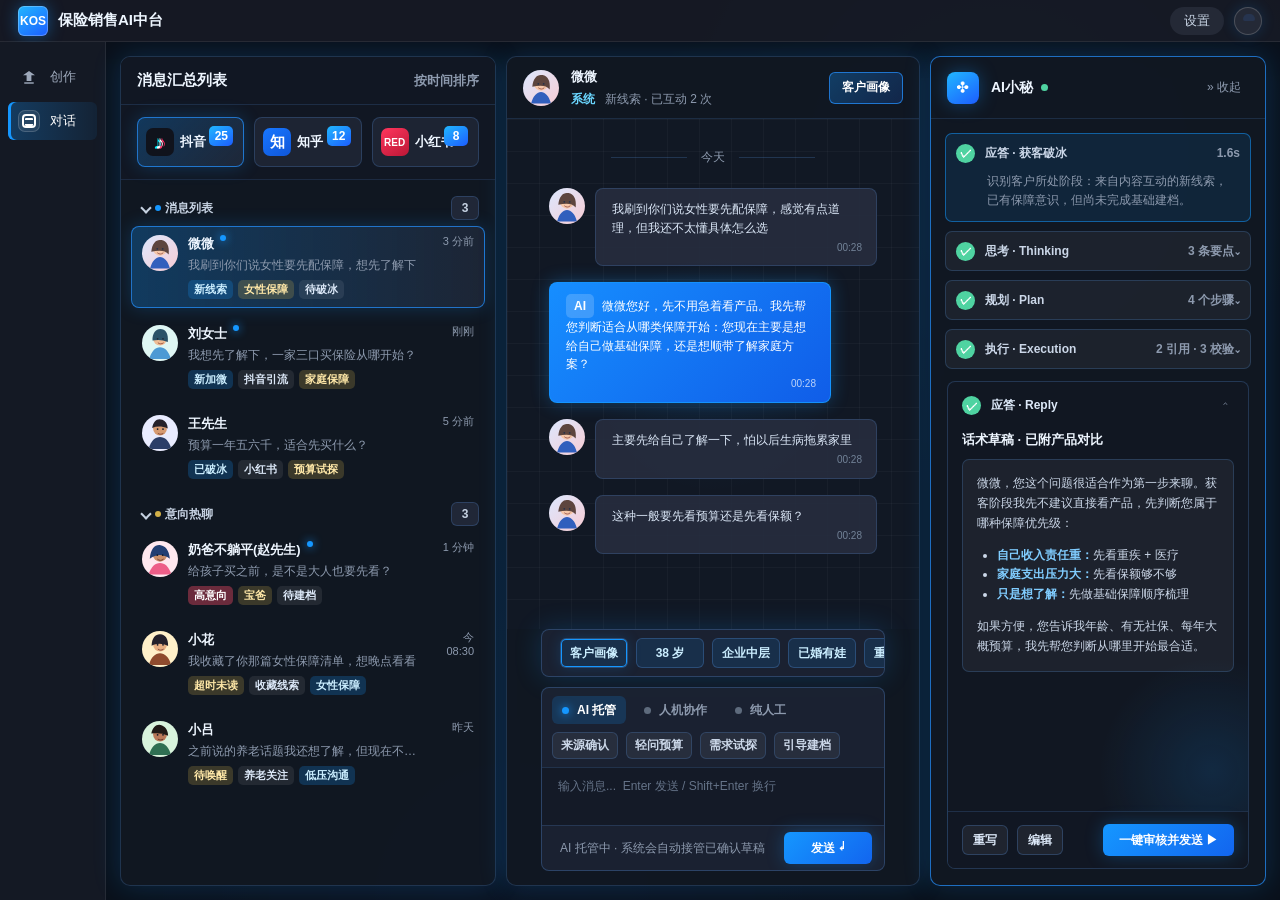
<file: kos中台/index.html>
<!doctype html>
<html lang="zh-CN">
  <head>
    <meta charset="UTF-8" />
    <meta name="viewport" content="width=device-width, initial-scale=1.0" />
    <title>KOS 中台</title>
    <link rel="stylesheet" href="./styles.css" />
  </head>
  <body>
    <header class="topbar">
      <div class="top-brand">
        <div class="brand">KOS</div>
        <strong>保险销售AI中台</strong>
      </div>
      <div class="top-tools">
        <button class="settings-btn" title="设置">设置</button>
        <button class="user-avatar" title="用户头像" aria-label="用户头像"></button>
      </div>
    </header>
    <div class="app-shell">
      <aside class="rail">
        <nav class="rail-nav" aria-label="主导航">
          <button class="rail-item" title="创作" data-view="creation"><span class="icon arrow"></span><span>创作</span></button>
          <button class="rail-item active" title="对话" data-view="chat"><span class="icon chat"></span><span>对话</span></button>
        </nav>
      </aside>

      <aside class="inbox">
        <div class="inbox-fixed">
          <header class="inbox-header">
            <h1>消息汇总列表</h1>
            <strong id="customerCount">按时间排序</strong>
          </header>
          <section class="account-strip" aria-label="平台账号">
            <button class="account-card active"><span class="platform-logo douyin" aria-label="抖音图标"></span><b>抖音</b><em>25</em></button>
            <button class="account-card"><span class="platform-logo zhihu" aria-label="知乎图标">知</span><b>知乎</b><em>12</em></button>
            <button class="account-card"><span class="platform-logo xhs" aria-label="小红书图标">RED</span><b>小红书</b><em>8</em></button>
          </section>
        </div>
        <div class="inbox-scroll">
          <section class="platform-group">
            <button class="group-title" type="button" aria-expanded="true">
              <span class="chevron" aria-hidden="true"></span>
              <span class="dot blue"></span>
              消息列表
              <span class="count">3</span>
            </button>
            <div class="customer-list" id="customerList"></div>
          </section>
          <section class="platform-group">
            <button class="group-title" type="button" aria-expanded="true">
              <span class="chevron" aria-hidden="true"></span>
              <span class="dot amber"></span>
              意向热聊
              <span class="count">3</span>
            </button>
            <div class="customer-list" id="hotList"></div>
          </section>
        </div>
      </aside>

      <main class="conversation">
        <header class="chat-header">
          <div class="customer-profile">
            <img id="profileAvatar" alt="" />
            <div>
              <h2 id="profileName"></h2>
              <p><span class="source-badge" id="profileSource"></span><span id="profileStatus"></span></p>
            </div>
          </div>
          <div class="header-actions">
            <button class="primary-light" id="insightButton">客户画像</button>
          </div>
        </header>

        <section class="chat-scroll" id="chatScroll">
          <div class="date-divider"><span>今天</span></div>
          <div id="messages"></div>
        </section>

        <section class="customer-tags">
          <span class="tag-line"></span>
          <button class="tag selected" data-intent="画像">客户画像</button>
          <button class="tag" data-intent="38岁">38 岁</button>
          <button class="tag" data-intent="企业中层">企业中层</button>
          <button class="tag" data-intent="已婚有娃">已婚有娃</button>
          <button class="tag" data-intent="重疾关注">重疾关注</button>
          <button class="tag danger" data-intent="高意向">高意向</button>
          <button class="tag warm" data-intent="中意向">中意向</button>
          <button class="tag neutral" data-intent="低意向">低意向</button>
          <button class="collapse">收起⌄</button>
        </section>

        <section class="composer">
          <div class="mode-tabs">
            <button class="mode active" data-mode="ai">AI 托管</button>
            <button class="mode" data-mode="assist">人机协作</button>
            <button class="mode" data-mode="manual">纯人工</button>
          </div>
          <div class="template-row" id="templateRow"></div>
          <textarea id="composerInput" placeholder="输入消息...  Enter 发送 / Shift+Enter 换行"></textarea>
          <div class="composer-footer">
            <span id="composerHint">AI 托管中 · 系统会自动接管已确认草稿</span>
            <button id="sendButton">发送 ↵</button>
          </div>
        </section>
      </main>

      <section class="insight-modal hidden" id="insightModal" aria-hidden="true">
        <div class="insight-dialog" role="dialog" aria-modal="true" aria-labelledby="insightTitle">
          <header class="insight-head">
            <div class="customer-profile">
              <img id="insightAvatar" alt="" />
              <div>
                <h2 id="insightTitle">用户画像</h2>
                <p id="insightSubtitle"></p>
              </div>
            </div>
            <button class="modal-close" id="closeInsight" aria-label="关闭">×</button>
          </header>

          <section class="insight-score">
            <div>
              <span>AI 意向评分</span>
              <strong id="insightScore">86</strong>
            </div>
            <p id="insightSummary"></p>
          </section>

          <section class="insight-grid">
            <article class="insight-card">
              <h3>基础画像</h3>
              <ul id="profileFacts"></ul>
            </article>
            <article class="insight-card">
              <h3>需求判断</h3>
              <ul id="profileNeeds"></ul>
            </article>
            <article class="insight-card">
              <h3>风险关注</h3>
              <ul id="profileRisks"></ul>
            </article>
            <article class="insight-card">
              <h3>跟进建议</h3>
              <ul id="profileNext"></ul>
            </article>
          </section>
        </div>
      </section>

      <aside class="copilot">
        <header class="copilot-header">
          <div class="copilot-title">
            <div class="ai-mark">✣</div>
            <div>
              <h2>AI小秘 <span></span></h2>
            </div>
          </div>
          <button class="fold">» 收起</button>
        </header>

        <section class="ai-status">
          <article class="ai-step expanded">
            <button class="step-toggle" type="button" aria-expanded="true"><span class="check">✓</span><strong>应答 · 获客破冰</strong><b>1.6s</b></button>
            <div class="step-detail">识别客户所处阶段：来自内容互动的新线索，已有保障意识，但尚未完成基础建档。</div>
          </article>
          <article class="ai-step">
            <button class="step-toggle" type="button" aria-expanded="false"><span class="check">✓</span><strong>思考 · Thinking</strong><b>3 条要点⌄</b></button>
            <div class="step-detail">要点：承接来源、降低推销感、用轻问题确认保障需求。</div>
          </article>
          <article class="ai-step">
            <button class="step-toggle" type="button" aria-expanded="false"><span class="check">✓</span><strong>规划 · Plan</strong><b>4 个步骤⌄</b></button>
            <div class="step-detail">步骤：欢迎破冰 → 确认来源 → 试探需求 → 引导建档。</div>
          </article>
          <article class="ai-step">
            <button class="step-toggle" type="button" aria-expanded="false"><span class="check">✓</span><strong>执行 · Execution</strong><b>2 引用 · 3 校验⌄</b></button>
            <div class="step-detail">引用获客话术库、客户来源标签；校验语气不过度销售、问题不超过 3 个。</div>
          </article>
        </section>

        <section class="reply-card">
          <div class="reply-content">
            <div class="reply-head">
              <span class="check">✓</span>
              <strong>应答 · Reply</strong>
              <button>⌃</button>
            </div>
            <h3>话术草稿 · 已附产品对比</h3>
            <article id="aiDraft"></article>
          </div>
          <div class="reply-actions">
            <button id="rewriteButton">重写</button>
            <button id="editDraftButton">编辑</button>
            <button id="approveButton">一键审核并发送 ▶</button>
          </div>
        </section>
      </aside>

      <main class="creation-workspace hidden" id="creationWorkspace">
        <section class="creation-main">
          <header class="creation-header">
            <div>
              <h1>内容创作助手</h1>
              <p>热点捕捉 · AI文案生成 · 模板化发布</p>
            </div>
            <button class="primary-light" id="generateCopyTop">生成文案</button>
          </header>

          <section class="trend-panel">
            <div class="section-title">
              <h2>今日热点 TOP10</h2>
              <span>小红书 / 抖音实时抓取</span>
            </div>
            <div class="trend-list">
              <button class="trend-card active" data-topic="变好的人生">
                <b>01</b>
                <span>变好的人生，从先给自己一份确定性开始</span>
                <em>热度 98</em>
              </button>
              <button class="trend-card" data-topic="30岁女性保障">
                <b>02</b>
                <span>30岁之后，为什么更要关注家庭保障</span>
                <em>热度 91</em>
              </button>
              <button class="trend-card" data-topic="普通家庭抗风险">
                <b>03</b>
                <span>普通家庭最怕的不是支出，而是突然的大风险</span>
                <em>热度 87</em>
              </button>
              <button class="trend-card" data-topic="给父母配置保险">
                <b>04</b>
                <span>给父母配置保险，先看这三个关键点</span>
                <em>热度 82</em>
              </button>
            </div>
          </section>

          <section class="creation-grid">
            <article class="creator-card">
              <div class="section-title">
                <h2>热点结合建议</h2>
                <span>P0</span>
              </div>
              <div class="idea-box" id="ideaBox">
                建议围绕“变好的人生”切入，把保险从“焦虑消费”转为“给未来留选择权”，更适合小红书种草语境。
              </div>
            </article>

            <article class="creator-card">
              <div class="section-title">
                <h2>文案模板</h2>
                <span>4 种模板</span>
              </div>
              <div class="template-picker" id="copyTemplatePicker">
                <button class="copy-template active" data-template="收益展示">收益展示</button>
                <button class="copy-template" data-template="真实案例">真实案例</button>
                <button class="copy-template" data-template="产品对比">产品对比</button>
                <button class="copy-template" data-template="蹭热点">蹭热点</button>
              </div>
            </article>
          </section>

          <section class="generator-panel">
            <div class="section-title">
              <h2>AI文案生成</h2>
              <span>支持图文 + 视频脚本</span>
            </div>
            <div class="generator-form">
              <label>
                产品名称
                <input id="productName" value="悦守一生多倍版" placeholder="输入产品名称" />
              </label>
              <label>
                关键词 / 选题
                <input id="copyKeyword" value="30岁女性 重疾保障 家庭责任" placeholder="输入关键词或选题" />
              </label>
              <button id="generateCopyButton">生成可发布文案</button>
            </div>
          </section>
        </section>

        <aside class="creation-side">
          <header class="creation-side-head">
            <div class="ai-mark">✦</div>
            <div>
              <h2>AI创作结果</h2>
              <p>已生成 · 可直接发布</p>
            </div>
          </header>
          <article class="copy-output" id="copyOutput"></article>
          <section class="asset-panel">
            <div class="section-title">
              <h2>一键配图</h2>
              <span>P2</span>
            </div>
            <div class="image-suggestion">
              <span></span>
              <p>建议画面：深色办公桌、合同页、温暖家庭照片，突出“确定性”和“守护感”。</p>
            </div>
          </section>
        </aside>
      </main>
    </div>
    <script src="./script.js"></script>
  </body>
</html>
</file>
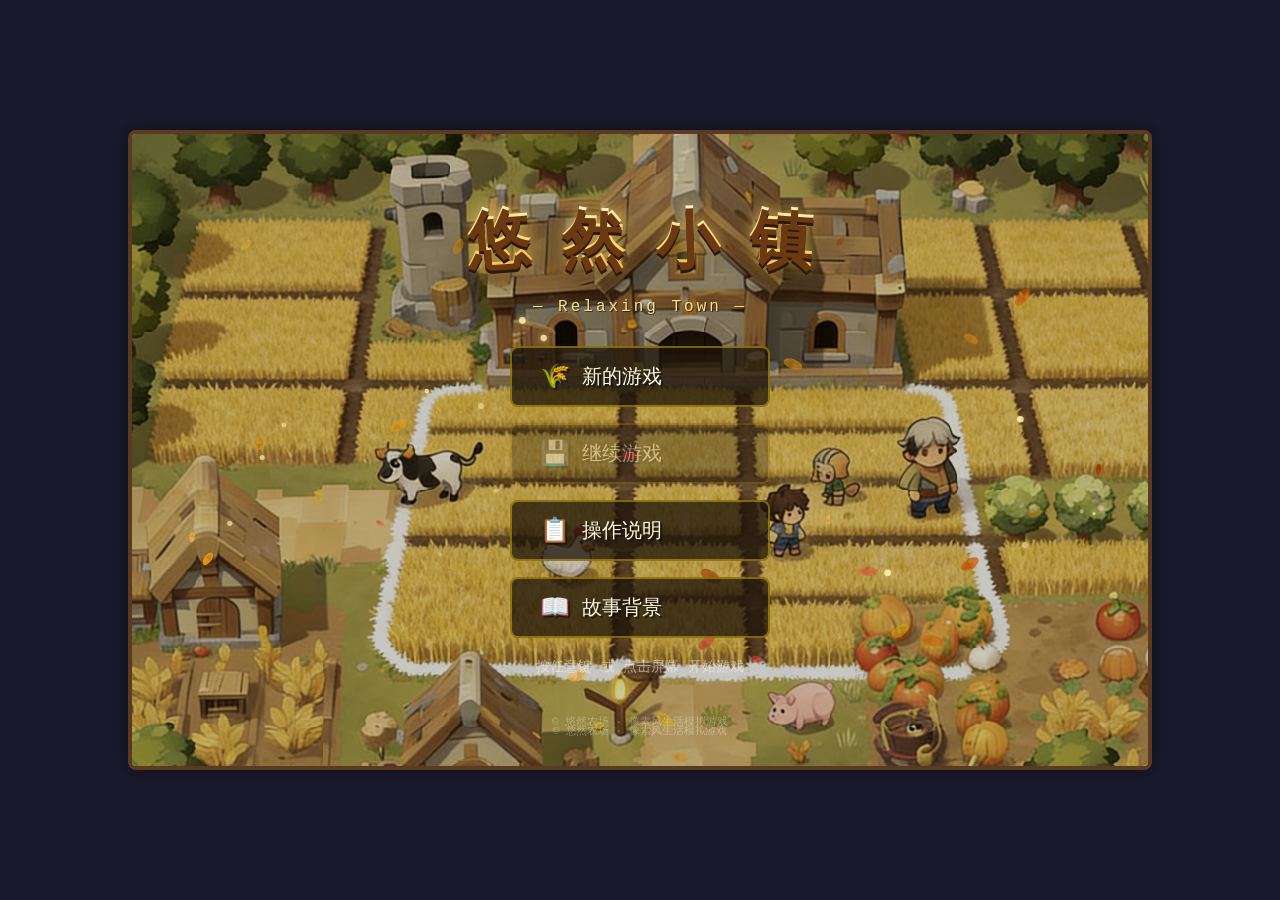
<file: 悠然牧场/index.html>
<!DOCTYPE html>
<html lang="zh-CN">
<head>
    <meta charset="UTF-8">
    <meta name="viewport" content="width=device-width, initial-scale=1.0">
    <title>悠然小镇 - 农场经营游戏</title>
    <style>
* {
    margin: 0;
    padding: 0;
    box-sizing: border-box;
}

:root {
    --primary-color: #4a7c4e;
    --secondary-color: #8b4513;
    --accent-color: #ffd700;
    --bg-color: #2d1b0e;
    --text-color: #f5f5dc;
    --panel-bg: #3d2817;
    --border-color: #5c3a21;
    --slot-bg: #1a1a2e;
    --slot-hover: #2d2d44;
}

body {
    font-family: 'Courier New', monospace;
    background-color: #1a1a2e;
    display: flex;
    justify-content: center;
    align-items: center;
    min-height: 100vh;
    overflow: hidden;
}

#game-container {
    position: relative;
    width: 1024px;
    height: 640px;
    background-color: #87ceeb;
    border: 4px solid var(--border-color);
    border-radius: 8px;
    overflow: hidden;
    box-shadow: 0 0 20px rgba(0, 0, 0, 0.5);
}

#game-canvas {
    display: block;
    width: 100%;
    height: 100%;
    image-rendering: pixelated;
    image-rendering: crisp-edges;
    position: relative;
    z-index: 2;
}

#farm-bg-video, #cabin-bg-video {
    position: absolute;
    top: 0;
    left: 0;
    width: 100%;
    height: 100%;
    object-fit: cover;
    z-index: 1;
    display: none;
    pointer-events: none;
}

#farm-bg-video.active, #cabin-bg-video.active {
    display: block;
}

/* ====== 顶部状态栏 ====== */
#status-bar {
    position: absolute;
    top: 10px;
    left: 10px;
    right: 10px;
    display: flex;
    justify-content: space-between;
    align-items: center;
    background: rgba(48, 43, 36, 0.92);
    padding: 8px 14px;
    border-bottom: 4px solid #222;
    border-radius: 6px;
    font-size: 15px;
    font-weight: bold;
    color: #fff;
    z-index: 100;
}

.status-group {
    display: flex;
    gap: 18px;
    align-items: center;
}

.status-item {
    display: flex;
    align-items: center;
    gap: 6px;
    white-space: nowrap;
}

.status-item.gold { color: #ffd700; }
.status-item.energy { color: #6cf76c; }
.status-item.date { color: #fff; }
.status-separator {
    color: rgba(255,255,255,0.45);
    margin: 0 8px;
}

.energy-bar {
    width: 86px;
    height: 12px;
    background: rgba(20,20,20,0.65);
    border: 1px solid rgba(255,255,255,0.35);
    display: inline-block;
    margin-left: 6px;
    border-radius: 2px;
    overflow: hidden;
}

.energy-fill {
    height: 100%;
    background: #6cf76c;
    transition: width 0.3s ease;
}

.energy-fill.energy-warning {
    background: #ffd54f;
}

.energy-fill.energy-danger {
    background: #ff4d4d;
    animation: energyPulse 0.65s ease-in-out infinite;
}

@keyframes energyPulse {
    0%, 100% { opacity: 1; }
    50% { opacity: 0.45; }
}

/* ====== 底部快捷栏 ====== */
#bottom-bar {
    position: absolute;
    bottom: 8px;
    left: 50%;
    transform: translateX(-50%);
    display: flex;
    flex-direction: row;
    flex-wrap: nowrap;
    align-items: center;
    gap: 4px;
    background: rgba(48, 43, 36, 0.94);
    padding: 6px 10px;
    border-top: 4px solid #222;
    border-radius: 10px;
    z-index: 100;
    max-width: calc(100% - 16px);
    overflow-x: auto;
    overflow-y: hidden;
    scrollbar-width: none;
}

#bottom-bar::-webkit-scrollbar {
    display: none;
}

#tool-bar-farm, #tool-bar-forest, #tool-bar-mine {
    display: flex;
    flex-wrap: nowrap;
    flex-shrink: 0;
    gap: 4px;
    align-items: center;
}

#item-bar {
    display: flex;
    flex-wrap: nowrap;
    flex-shrink: 0;
    gap: 4px;
    align-items: center;
    border-left: 2px solid #555;
    padding-left: 6px;
    margin-left: 2px;
}

#tool-bar-forest.hidden, #tool-bar-mine.hidden {
    display: none;
}

#tool-bar-mine .slot {
    width: 68px;
    padding: 0 2px;
}
#tool-bar-mine .slot .slot-label {
    font-size: 11px;
}
#tool-bar-mine .slot .slot-icon {
    font-size: 16px;
}

.bar-sep {
    width: 2px;
    height: 28px;
    background: rgba(255,255,255,0.16);
    border-radius: 1px;
    margin: 0 3px;
    flex-shrink: 0;
}

#item-bar.hidden {
    display: none;
}

.slot {
    width: 76px;
    height: 44px;
    background: #4f5147;
    border: 3px solid #858979;
    display: flex;
    align-items: center;
    justify-content: center;
    color: #fff;
    font-size: 12px;
    font-family: 'Courier New', monospace;
    position: relative;
    cursor: pointer;
    border-radius: 4px;
    transition: all 0.15s ease;
    user-select: none;
}

.slot .slot-icon {
    font-size: 18px;
    line-height: 1;
}

.slot .slot-label {
    line-height: 1;
    margin-left: 3px;
}

.slot:hover {
    border-color: #bbb;
    background: #666;
}

.slot.active {
    border-color: #ffd700;
    background: #777;
    box-shadow: 0 0 8px rgba(255, 215, 0, 0.5);
    transform: scale(1.06);
}

.slot.func-slot {
    width: 68px;
    font-size: 12px;
}

.slot.disabled {
    opacity: 0.46;
    filter: grayscale(0.85);
    cursor: help;
}

.slot.disabled:hover {
    background: #4f5147;
    border-color: #858979;
    transform: none;
}

.slot.mine-warning {
    border-color: #ff6b4a;
    background: #6a342f;
    box-shadow: 0 0 8px rgba(255, 80, 48, 0.35);
}

.hotkey {
    position: absolute;
    top: 2px;
    left: 4px;
    color: #ffd700;
    font-weight: bold;
    font-size: 9px;
    line-height: 1;
    text-shadow: 1px 1px 0 #000;
}

.item-count {
    position: absolute;
    bottom: 2px;
    right: 5px;
    background: rgba(0,0,0,0.72);
    padding: 1px 4px;
    color: #fff;
    font-weight: bold;
    font-size: 10px;
    border-radius: 2px;
}

.item-count.empty-count {
    color: #c9c9c9;
}

#seed-quick-bar {
    display: flex;
}

/* 面板通用样式 */
.panel {
    position: absolute;
    top: 50%;
    left: 50%;
    transform: translate(-50%, -50%);
    background: var(--panel-bg);
    border: 4px solid var(--border-color);
    border-radius: 12px;
    padding: 16px;
    min-width: 400px;
    max-width: 500px;
    max-height: 80%;
    overflow-y: auto;
    z-index: 200;
    box-shadow: 0 10px 30px rgba(0, 0, 0, 0.5);
}

.panel.hidden {
    display: none;
}

.panel-header {
    display: flex;
    justify-content: space-between;
    align-items: center;
    margin-bottom: 16px;
    padding-bottom: 8px;
    border-bottom: 2px solid var(--border-color);
}

.panel-header h2 {
    color: var(--accent-color);
    font-size: 20px;
}

.close-btn {
    width: 30px;
    height: 30px;
    font-size: 24px;
    background: transparent;
    border: none;
    color: var(--text-color);
    cursor: pointer;
    transition: color 0.2s ease;
}

.close-btn:hover {
    color: #ff4444;
}

.panel-tabs {
    display: flex;
    gap: 8px;
    margin-bottom: 12px;
}

.tab-btn {
    flex: 1;
    padding: 8px 16px;
    font-size: 14px;
    background: var(--slot-bg);
    border: 2px solid var(--border-color);
    border-radius: 6px;
    color: var(--text-color);
    cursor: pointer;
    transition: all 0.2s ease;
}

.tab-btn:hover {
    background: var(--slot-hover);
}

.tab-btn.active {
    background: var(--primary-color);
    border-color: var(--accent-color);
}

.tab-content {
    display: block;
}

.tab-content.hidden {
    display: none;
}

.shop-grid {
    display: grid;
    grid-template-columns: repeat(2, 1fr);
    gap: 8px;
}

.shop-item {
    display: flex;
    align-items: center;
    gap: 8px;
    padding: 8px;
    background: var(--slot-bg);
    border: 2px solid var(--border-color);
    border-radius: 6px;
    cursor: pointer;
    transition: all 0.2s ease;
}

.shop-item:hover {
    border-color: var(--accent-color);
    background: var(--slot-hover);
}

.shop-item .item-icon {
    font-size: 28px;
}

.shop-item .item-info {
    flex: 1;
}

.shop-item .item-name {
    color: var(--text-color);
    font-size: 14px;
}

.shop-item .item-price {
    color: var(--accent-color);
    font-size: 12px;
}

.shop-item .item-stock {
    color: #888;
    font-size: 11px;
}

#inventory-grid {
    display: grid;
    grid-template-columns: repeat(5, 1fr);
    gap: 8px;
}

/* 任务/成就面板样式 */
.task-item, .achievement-item {
    display: flex;
    align-items: flex-start;
    gap: 10px;
    padding: 10px;
    background: var(--slot-bg);
    border: 2px solid var(--border-color);
    border-radius: 6px;
    cursor: default;
    transition: all 0.2s ease;
}

.task-item:hover, .achievement-item:hover {
    border-color: var(--accent-color);
    background: var(--slot-hover);
}

.task-item.completed {
    opacity: 0.7;
    border-color: var(--primary-color);
}

.achievement-item.unlocked {
    border-color: var(--accent-color);
}

.task-item .item-icon, .achievement-item .item-icon {
    font-size: 24px;
    margin-top: 2px;
}

.task-item .item-info, .achievement-item .item-info {
    flex: 1;
}

.task-item .item-name {
    color: var(--text-color);
    font-size: 14px;
    font-weight: bold;
}

.achievement-item .item-name {
    color: var(--accent-color);
    font-size: 14px;
    font-weight: bold;
}

.task-item .item-desc, .achievement-item .item-desc {
    color: #aaa;
    font-size: 12px;
    margin-top: 4px;
}

.task-item .item-reward, .achievement-item .item-reward {
    color: var(--accent-color);
    font-size: 11px;
    margin-top: 4px;
}

.task-item .task-status {
    color: #6cf76c;
    font-size: 12px;
    margin-top: 4px;
}

.achievement-item .achievement-status {
    color: #888;
    font-size: 12px;
    margin-top: 4px;
}

.achievement-item.unlocked .achievement-status {
    color: #6cf76c;
}

.inventory-slot {
    width: 60px;
    height: 60px;
    background: var(--slot-bg);
    border: 2px solid var(--border-color);
    border-radius: 6px;
    display: flex;
    flex-direction: column;
    align-items: center;
    justify-content: center;
    cursor: pointer;
    transition: all 0.2s ease;
    position: relative;
}

.inventory-slot:hover {
    border-color: var(--accent-color);
}

.inventory-slot .item-icon {
    font-size: 28px;
}

.inventory-slot .item-count {
    position: absolute;
    bottom: 2px;
    right: 4px;
    font-size: 12px;
    color: var(--text-color);
}

.inventory-slot.empty {
    opacity: 0.5;
}

#message-container {
    position: absolute;
    bottom: 130px;
    left: 50%;
    transform: translateX(-50%);
    display: flex;
    flex-direction: column;
    gap: 4px;
    z-index: 150;
    pointer-events: none;
}

.message {
    background: rgba(0, 0, 0, 0.85);
    color: var(--text-color);
    padding: 8px 16px;
    border-radius: 6px;
    font-size: 14px;
    animation: fadeInOut 2s ease forwards;
    white-space: nowrap;
}

@keyframes fadeInOut {
    0% { opacity: 0; transform: translateY(10px); }
    15% { opacity: 1; transform: translateY(0); }
    85% { opacity: 1; transform: translateY(0); }
    100% { opacity: 0; transform: translateY(-10px); }
}

#help-panel {
    position: absolute;
    top: 60px;
    right: 10px;
    background: rgba(0, 0, 0, 0.8);
    padding: 12px;
    border-radius: 8px;
    font-size: 12px;
    color: var(--text-color);
    z-index: 100;
    max-width: 200px;
}

#help-panel h3 {
    color: var(--accent-color);
    margin-bottom: 8px;
    font-size: 14px;
}

#help-panel p {
    margin: 4px 0;
}

#help-panel kbd {
    background: var(--slot-bg);
    padding: 2px 6px;
    border-radius: 4px;
    border: 1px solid var(--border-color);
    font-size: 11px;
}

@media (max-width: 1100px) {
    #game-container {
        width: 100vw;
        height: 100vh;
        border-radius: 0;
        border: none;
    }
}

::-webkit-scrollbar {
    width: 8px;
}

::-webkit-scrollbar-track {
    background: var(--slot-bg);
}

::-webkit-scrollbar-thumb {
    background: var(--border-color);
    border-radius: 4px;
}

::-webkit-scrollbar-thumb:hover {
    background: var(--primary-color);
}

/* ======== 开始菜单界面 ======== */
#menu-overlay {
    position: absolute;
    top: 0; left: 0; right: 0; bottom: 0;
    z-index: 300;
    display: flex;
    align-items: flex-start;
    justify-content: center;
    transition: opacity 0.6s ease;
    overflow: hidden;
}

#menu-bg-video {
    position: absolute;
    top: 0; left: 0;
    width: 100%; height: 100%;
    object-fit: cover;
    z-index: 0;
}

#menu-overlay .menu-content {
    position: relative;
    z-index: 1;
}

#menu-overlay.fade-out {
    opacity: 0;
    pointer-events: none;
}

#menu-overlay.fade-out .menu-btn {
    animation: btnFadeOut 0.6s ease forwards;
}

@keyframes btnFadeOut {
    to { transform: translateY(20px); opacity: 0; }
}

.menu-content {
    text-align: center;
    margin-top: 70px;
}

.menu-title {
    margin-bottom: 30px;
    filter: drop-shadow(0 12px 18px rgba(0, 0, 0, 0.35));
}

.menu-title-main {
    display: flex;
    justify-content: center;
    gap: 12px;
    font-family: 'Courier New', monospace;
    font-size: 62px;
    font-weight: 900;
    line-height: 1;
    letter-spacing: 0;
    margin-bottom: 12px;
}

.menu-title-main span {
    display: inline-block;
    padding: 8px 10px 12px;
    background: linear-gradient(180deg, #fffbe6 0%, #ffe082 45%, #d98b22 100%);
    -webkit-background-clip: text;
    background-clip: text;
    color: transparent;
    text-shadow:
        0 3px 0 #6b3a12,
        0 6px 0 #2d1808,
        0 0 14px rgba(255, 224, 130, 0.65),
        0 0 28px rgba(255, 193, 7, 0.35);
    transform: rotate(var(--tilt));
    animation: titleFloat 2.8s ease-in-out infinite;
    animation-delay: var(--delay);
}

.menu-title-main span:nth-child(1) { --tilt: -4deg; --delay: 0s; }
.menu-title-main span:nth-child(2) { --tilt: 2deg; --delay: 0.12s; }
.menu-title-main span:nth-child(3) { --tilt: -2deg; --delay: 0.24s; }
.menu-title-main span:nth-child(4) { --tilt: 4deg; --delay: 0.36s; }

@keyframes titleFloat {
    0%, 100% { transform: translateY(0) rotate(var(--tilt)); }
    50% { transform: translateY(-6px) rotate(var(--tilt)); }
}

.menu-title-sub {
    display: block;
    font-family: 'Courier New', monospace;
    font-size: 16px;
    color: #FFE082;
    text-shadow: 1px 1px 0 rgba(0, 0, 0, 0.5);
    letter-spacing: 3px;
}

.menu-version {
    margin-top: 38px;
    font-family: 'Courier New', monospace;
    font-size: 11px;
    color: rgba(255, 255, 255, 0.3);
}

.menu-buttons {
    display: flex;
    flex-direction: column;
    gap: 16px;
    align-items: center;
}

.menu-btn {
    display: flex;
    align-items: center;
    gap: 12px;
    width: 260px;
    padding: 14px 28px;
    font-family: 'Courier New', monospace;
    font-size: 20px;
    color: #FFF8E1;
    background: rgba(30, 20, 10, 0.75);
    border: 2px solid rgba(255, 215, 0, 0.4);
    border-radius: 8px;
    cursor: pointer;
    transition: all 0.25s ease;
    text-shadow: 2px 2px 0 rgba(0,0,0,0.5);
    position: relative;
}

.menu-btn:hover {
    background: rgba(50, 30, 15, 0.85);
    border-color: #FFD54F;
    transform: scale(1.04);
    box-shadow: 0 0 20px rgba(255, 215, 0, 0.2);
}

.menu-btn:active {
    transform: scale(0.97);
}

.menu-btn.disabled {
    opacity: 0.4;
    cursor: not-allowed;
    pointer-events: none;
}

.menu-btn .menu-btn-icon {
    font-size: 24px;
}

.menu-btn.small {
    width: auto;
    padding: 10px 24px;
    font-size: 16px;
}

/* ---- 故事背景 ---- */
.menu-story {
    display: none;
    margin: 24px auto 0;
    max-width: 480px;
    text-align: left;
    background: rgba(0, 0, 0, 0.4);
    border-left: 3px solid rgba(255, 215, 0, 0.4);
    padding: 16px 20px;
    border-radius: 0 6px 6px 0;
}

.menu-story-title {
    font-family: 'Courier New', monospace;
    font-size: 16px;
    font-weight: bold;
    color: #FFD54F;
    margin-bottom: 10px;
    text-align: center;
    letter-spacing: 2px;
}

.menu-story-text {
    font-family: 'Courier New', monospace;
    font-size: 13px;
    color: #EEDCBE;
    line-height: 1.8;
}

.menu-story-quote {
    color: #FFE082;
    font-style: italic;
}

.story-cursor {
    display: inline-block;
    width: 8px;
    height: 16px;
    background: #FFD54F;
    margin-left: 2px;
    vertical-align: text-bottom;
    animation: cursorBlink 0.6s step-end infinite;
}

@keyframes cursorBlink {
    0%, 100% { opacity: 1; }
    50% { opacity: 0; }
}

.story-cursor.done {
    animation: cursorBlink 1.5s step-end infinite;
}

.story-fade-out {
    animation: storyFadeOut 0.8s ease forwards;
}

@keyframes storyFadeOut {
    to { opacity: 0; transform: translateY(-10px); }
}

.menu-hint {
    margin-top: 20px;
    font-family: 'Courier New', monospace;
    font-size: 14px;
    color: rgba(255, 255, 255, 0.5);
    animation: hintPulse 2s ease-in-out infinite;
}

@keyframes hintPulse {
    0%, 100% { opacity: 0.3; }
    50% { opacity: 0.7; }
}

/* ======== 操作说明弹窗 ======== */
.modal-overlay {
    position: absolute;
    top: 0; left: 0; right: 0; bottom: 0;
    background: rgba(0, 0, 0, 0.7);
    z-index: 400;
    display: flex;
    align-items: center;
    justify-content: center;
}

.modal-overlay.hidden {
    display: none;
}

.modal-box {
    background: rgba(40, 25, 15, 0.95);
    border: 3px solid #5C3A21;
    border-radius: 12px;
    padding: 32px;
    text-align: center;
    min-width: 380px;
}

.modal-box h2 {
    font-family: 'Courier New', monospace;
    color: #FFD54F;
    font-size: 22px;
    margin-bottom: 20px;
}

.controls-list {
    display: flex;
    flex-direction: column;
    gap: 10px;
    margin-bottom: 24px;
}

.control-row {
    display: flex;
    justify-content: space-between;
    align-items: center;
    gap: 20px;
    font-family: 'Courier New', monospace;
    font-size: 14px;
    color: #EEDCBE;
}

/* 故事弹窗文本 */
.story-modal-text {
    font-family: 'Courier New', monospace;
    font-size: 14px;
    color: #EEDCBE;
    line-height: 1.8;
    text-align: left;
    padding: 8px 0;
    min-height: 280px;
    cursor: pointer;
}

.control-row kbd {
    background: rgba(0, 0, 0, 0.5);
    border: 1px solid rgba(255, 255, 255, 0.2);
    border-radius: 4px;
    padding: 4px 10px;
    font-family: 'Courier New', monospace;
    font-size: 13px;
    color: #FFD54F;
    min-width: 90px;
    text-align: center;
}

#game-ui.hidden {
    display: none;
}
    </style>
</head>
<body>
    <div id="game-container">
        <video id="farm-bg-video" autoplay muted loop playsinline>
            <source src="农场背景.mp4" type="video/mp4">
        </video>
        <video id="cabin-bg-video" muted loop playsinline>
            <source src="小屋.mp4" type="video/mp4">
        </video>
        <canvas id="game-canvas"></canvas>

        <!-- ======== 开始菜单界面 ======== -->
        <div id="menu-overlay">
            <video id="menu-bg-video" autoplay muted loop playsinline>
                <source src="游戏开始用的界面.mp4" type="video/mp4">
            </video>
            <div class="menu-content">
                <div class="menu-title">
                    <div class="menu-title-main"><span>悠</span><span>然</span><span>小</span><span>镇</span></div>
                    <div class="menu-title-sub">— Relaxing Town —</div>
                </div>
                <div class="menu-buttons">
                    <button id="btn-new-game" class="menu-btn">
                        <span class="menu-btn-icon">🌾</span>
                        <span>新的游戏</span>
                    </button>
                    <button id="btn-continue" class="menu-btn disabled">
                        <span class="menu-btn-icon">💾</span>
                        <span>继续游戏</span>
                    </button>
                    <button id="btn-controls" class="menu-btn">
                        <span class="menu-btn-icon">📋</span>
                        <span>操作说明</span>
                    </button>
                    <button id="btn-story" class="menu-btn">
                        <span class="menu-btn-icon">📖</span>
                        <span>故事背景</span>
                    </button>
                </div>
                <div class="menu-story" id="menu-story-box">
                    <div class="menu-story-title">《悠然小镇・序章》</div>
                    <div class="menu-story-text" id="story-text"><span class="story-cursor"></span></div>
                </div>
                <div class="menu-hint">按任意键 或 点击屏幕 开始游戏</div>
                <div class="menu-version">© 悠然农场 · 像素风生活模拟游戏</div>
            </div>
        </div>

        <!-- 操作说明弹窗 -->
        <div id="controls-modal" class="modal-overlay hidden">
            <div class="modal-box">
                <h2>📋 操作说明</h2>
                <div class="controls-list">
                    <div class="control-row"><kbd>W A S D</kbd><span>移动角色</span></div>
                    <div class="control-row"><kbd>方向键 ⬆⬇⬅⬆</kbd><span>移动角色</span></div>
                    <div class="control-row"><kbd>空格</kbd><span>使用工具</span></div>
                    <div class="control-row"><kbd>鼠标点击地块</kbd><span>使用工具</span></div>
                    <div class="control-row"><kbd>1</kbd><span>锄头 · 翻地</span></div>
                    <div class="control-row"><kbd>2</kbd><span>水壶 · 浇水</span></div>
                    <div class="control-row"><kbd>3</kbd><span>种子 · 播种</span></div>
                    <div class="control-row"><kbd>4</kbd><span>收获 · 采摘</span></div>
                    <div class="control-row"><kbd>F</kbd><span>打开商店</span></div>
                    <div class="control-row"><kbd>I</kbd><span>打开背包</span></div>
                    <div class="control-row"><kbd>E</kbd><span>睡觉 · 下一天</span></div>
                    <div class="control-row"><kbd>T</kbd><span>成就与任务</span></div>
                    <div class="control-row"><kbd>Esc</kbd><span>关闭面板</span></div>
                </div>
                <button id="btn-close-controls" class="menu-btn small">关 闭</button>
            </div>
        </div>

        <!-- 故事背景弹窗 -->
        <div id="story-modal" class="modal-overlay hidden">
            <div class="modal-box">
                <h2>📖 悠然小镇 · 序章</h2>
                <div class="story-modal-text" id="story-modal-text"><span class="story-cursor"></span></div>
                <button id="btn-close-story" class="menu-btn small" style="margin-top:16px;">关 闭</button>
            </div>
        </div>

        <!-- ======== 游戏内UI (初始隐藏) ======== -->
        <div id="game-ui" class="hidden">
            <div id="status-bar">
                <div class="status-group">
                    <div class="status-item gold">💰 <span id="money">500</span>G</div>
                    <div class="status-item energy">
                        ❤️ <span id="energy-text">100</span>/<span id="energy-max">100</span>
                        <div class="energy-bar"><div class="energy-fill" id="energy-fill" style="width:100%"></div></div>
                    </div>
                </div>
                <div class="status-item date"><span id="date">🌸 春天 · 第1天</span><span class="status-separator">|</span><span id="weather">☀️ 晴天</span></div>
            </div>

            <div id="bottom-bar">
                <div id="tool-bar-farm">
                    <div class="slot active" data-tool="hoe" title="锄头"><span class="hotkey">1</span><span class="slot-icon">🪓</span><span class="slot-label">锄头</span></div>
                    <div class="slot" data-tool="water" title="水壶"><span class="hotkey">2</span><span class="slot-icon">💧</span><span class="slot-label">水壶</span></div>
                    <div class="slot" data-tool="seed" id="seed-tool-slot" title="种子"><span class="hotkey">3</span><span class="slot-icon">🌱</span><span class="slot-label">种子</span><span class="item-count" id="farm-seed-count">x0</span></div>
                    <div class="slot" data-tool="harvest" title="收获"><span class="hotkey">4</span><span class="slot-icon">✂️</span><span class="slot-label">收获</span></div>
                </div>
                <div id="tool-bar-forest" class="hidden">
                    <div class="slot active"><span class="slot-icon">🪓</span><span class="slot-label">斧头</span></div>
                </div>
                <div id="tool-bar-mine" class="hidden">
                    <div class="slot" id="mine-hoe-slot" title="锄头"><span class="hotkey">1</span><span class="slot-icon">🪓</span><span class="slot-label">锄头</span></div>
                    <div class="slot active" id="mine-pickaxe-slot" title="镐子"><span class="hotkey">2</span><span class="slot-icon">⛏️</span><span class="slot-label">镐子</span><span class="item-count" id="pickaxe-durability">100/100</span></div>
                    <div class="slot" id="mine-water-slot" title="水壶"><span class="hotkey">3</span><span class="slot-icon">💧</span><span class="slot-label">水壶</span></div>
                    <div class="slot" id="mine-seed-slot" title="种子"><span class="hotkey">4</span><span class="slot-icon">🌱</span><span class="slot-label">种子</span></div>
                    <div class="slot" id="mine-harvest-slot" title="收获"><span class="hotkey">5</span><span class="slot-icon">✂️</span><span class="slot-label">收获</span></div>
                    <div class="bar-sep"></div>
                    <div class="slot" id="mine-bomb-slot" title="炸弹"><span class="hotkey">B</span><span class="slot-icon">💣</span><span class="slot-label">炸弹</span></div>
                    <div class="slot" id="mine-torch-slot" title="火把"><span class="hotkey">L</span><span class="slot-icon">🔥</span><span class="slot-label">火把</span></div>
                    <div class="bar-sep"></div>
                    <div class="slot func-slot" id="mine-inventory-btn" title="背包"><span class="hotkey">I</span><span class="slot-icon">🎒</span><span class="slot-label">背包</span></div>
                    <div class="slot func-slot" id="mine-shop-btn" title="商店"><span class="hotkey">F</span><span class="slot-icon">🏪</span><span class="slot-label">商店</span></div>
                    <div class="slot func-slot" id="mine-return-btn" title="返回农场"><span class="hotkey">E</span><span class="slot-icon">🏠</span><span class="slot-label">返回</span></div>
                    <div class="slot func-slot" id="mine-sleep-btn" title="睡觉"><span class="hotkey">Z</span><span class="slot-icon">🌙</span><span class="slot-label">睡觉</span></div>
                </div>
                <div id="item-bar">
                    <div id="seed-quick-bar"></div>
                    <div class="slot func-slot" id="shop-btn" title="商店"><span class="hotkey">F</span><span class="slot-icon">🏪</span><span class="slot-label">商店</span></div>
                    <div class="slot func-slot" id="inventory-btn" title="背包"><span class="hotkey">I</span><span class="slot-icon">🎒</span><span class="slot-label">背包</span></div>
                    <div class="slot func-slot" id="sleep-btn" title="睡觉"><span class="hotkey">E</span><span class="slot-icon">🌙</span><span class="slot-label">睡觉</span></div>
                    <div class="slot func-slot" id="achievement-btn" title="成就"><span class="hotkey">T</span><span class="slot-icon">🏆</span><span class="slot-label">成就</span></div>
                </div>
            </div>

            <div id="shop-panel" class="panel hidden">
                <div class="panel-header"><h2>🏪 皮埃尔商店</h2><button class="close-btn">&times;</button></div>
                <div class="panel-tabs">
                    <button class="tab-btn active" data-tab="buy">购买种子</button>
                    <button class="tab-btn" data-tab="sell">出售作物</button>
                    <button class="tab-btn" data-tab="outfit">👒 服饰</button>
                </div>
                <div id="buy-tab" class="tab-content active"><div class="shop-grid" id="buy-grid"></div></div>
                <div id="sell-tab" class="tab-content hidden"><div class="shop-grid" id="sell-grid"></div></div>
                <div id="outfit-tab" class="tab-content hidden"><div class="shop-grid" id="outfit-grid"></div></div>
            </div>

            <div id="inventory-panel" class="panel hidden">
                <div class="panel-header"><h2>🎒 背包</h2><button class="close-btn">&times;</button></div>
                <div id="inventory-grid"></div>
            </div>

            <div id="message-container"></div>

            <!-- 成就/任务面板 -->
            <div id="achievement-panel" class="panel hidden">
                <div class="panel-header">
                    <h2>🏆 成就与任务</h2>
                    <button class="close-btn">&times;</button>
                </div>
                <div class="panel-tabs">
                    <button class="tab-btn active" data-tab="tasks">每日任务</button>
                    <button class="tab-btn" data-tab="achievements">成就系统</button>
                </div>
                <div id="tasks-tab" class="tab-content active">
                    <div id="tasks-list" class="shop-grid"></div>
                    <div class="task-rewards" style="margin-top:16px; padding-top:12px; border-top:2px solid var(--border-color);">
                        <p style="color:var(--text-color); font-size:14px; margin-bottom:8px;">🎁 今日奖励进度：</p>
                        <div class="progress-bar" style="width:100%; height:10px; background:var(--slot-bg); border-radius:5px; overflow:hidden;">
                            <div id="task-progress" style="height:100%; width:0%; background:var(--accent-color); transition:width 0.3s ease;"></div>
                        </div>
                        <p id="task-progress-text" style="color:var(--text-color); font-size:12px; margin-top:4px; text-align:right;">0/3 任务完成</p>
                    </div>
                </div>
                <div id="achievements-tab" class="tab-content hidden">
                    <div id="achievements-list" class="shop-grid"></div>
                </div>
            </div>
        </div>
    </div>

    <script>
// ============================================================
// 悠然小镇 — 单文件打包版
// 可直接双击 index.html 在浏览器中运行
// 需要同级目录下有: assets/2.png, assets/背景.png, 音乐.mp3
// ============================================================
(function() {
"use strict";

// ==================== game.js ====================
const W = 1024, H = 640;

let gameBgImage = null;
let gameBgLoaded = false;

function loadGameBg() {
    if (gameBgImage) return;
    gameBgImage = new Image();
    gameBgImage.onload = () => {
        gameBgLoaded = true;
        console.log('游戏背景图加载成功');
    };
    gameBgImage.onerror = () => {
        console.warn('游戏背景图加载失败，路径:', gameBgImage.src);
        gameBgLoaded = false;
    };
    gameBgImage.src = 'assets/2.png';
}
loadGameBg();

const SEASONS = ['spring', 'summer', 'autumn', 'winter'];
const SEASON_NAMES = { spring: '春天', summer: '夏天', autumn: '秋天', winter: '冬天' };
const WEATHERS = ['sunny', 'cloudy', 'rainy'];
const WEATHER_NAMES = { sunny: '☀️ 晴天', cloudy: '☁️ 多云', rainy: '🌧️ 雨天' };

function createState() {
    return {
        money: 500,
        energy: 100,
        maxEnergy: 100,
        day: 1,
        season: 'spring',
        weather: 'sunny',
        tool: 'hoe',
        selectedSeed: 'potato',
        quickSlot: -1,
        mineLevel: 1,
        pickaxeDurability: 100,
    };
}

function nextDay(state) {
    state.day++;
    if (state.day > 28) {
        state.day = 1;
        state.season = SEASONS[(SEASONS.indexOf(state.season) + 1) % 4];
    }
    state.weather = WEATHERS[Math.floor(Math.random() * WEATHERS.length)];
    state.energy = state.maxEnergy;
    return state.weather === 'rainy';
}

var ENERGY_COST = { hoe: 5, water: 2, seed: 3, harvest: 4, axe: 3, pickaxe: 3 };
function spendEnergy(state, actionType) {
    var cost = ENERGY_COST[actionType] || 2;
    if (state.energy >= cost) { state.energy -= cost; return true; }
    return false;
}

function drawScene(ctx, state) {
    var farmBgVideo = document.getElementById('farm-bg-video');
    if (farmBgVideo && farmBgVideo.classList.contains('active')) {
        ctx.clearRect(0, 0, W, H);
        return;
    }
    if (gameBgLoaded && gameBgImage) {
        const iw = gameBgImage.width;
        const ih = gameBgImage.height;
        const scale = Math.max(W / iw, H / ih);
        const sw = iw * scale;
        const sh = ih * scale;
        const sx = (W - sw) / 2;
        const sy = (H - sh) / 2;
        ctx.drawImage(gameBgImage, sx, sy, sw, sh);
    } else {
        const grad = ctx.createLinearGradient(0, 0, 0, H);
        const sky = {
            spring: ['#87CEEB', '#E0F7FA'],
            summer: ['#4FC3F7', '#B3E5FC'],
            autumn: ['#FFB74D', '#FFF3E0'],
            winter: ['#B0BEC5', '#ECEFF1'],
        }[state.season] || ['#87CEEB', '#E0F7FA'];
        grad.addColorStop(0, sky[0]);
        grad.addColorStop(1, sky[1]);
        ctx.fillStyle = grad;
        ctx.fillRect(0, 0, W, H);
        drawGrass(ctx, state);
    }
}

function drawGrass(ctx, state) {
    const y0 = H * 0.25;
    ctx.fillStyle = '#BC902F';
    ctx.fillRect(0, y0, W, H - y0);
    ctx.fillStyle = '#A87A1F';
    for (let y = y0; y < H; y += 12) {
        for (let x = y % 20; x < W; x += 20) {
            ctx.fillRect(x, y, 2, 2);
        }
    }
}

// ==================== player.js ====================
var PLAYER_ANIM = {
    idle:   { count: 1, spd: 0.50 },
    walk:   { count: 7, spd: 0.10 },
    tool:   { count: 7, spd: 0.08 },
    attack: { count: 7, spd: 0.07 },
};

var FRAME_FILES = {
    walk: { dir: '人物素材/人物移动精灵帧/', files: ['sprite_01','sprite_02','sprite_04','sprite_05','sprite_06','sprite_07','sprite_08'] },
};

var OUTFIT_COLORS = {
    skin:  { light: '#FCD5CE', tan: '#DEB887', dark: '#8D6E63', olive: '#C4A882' },
    shirt: { red: '#F25C5C', blue: '#5C8DCF', green: '#5CB85C', yellow: '#F0C040', white: '#F0F0E8', purple: '#9B59B6', orange: '#F09040', pink: '#F080A0', teal: '#40A0A0', stripe: '#E0D8C8', plaid: '#C04040' },
    pants: { blue: '#3D5A80', brown: '#8B5A3E', black: '#333333', khaki: '#BDB76B', denim: '#5078A0', red: '#883030', green: '#406030', grey: '#606060' },
    hat:   { straw: ['#E6B85C','#C99C3C'], cowboy: ['#8B5A3E','#6B3A1E'], crown: ['#FFD700','#DAA520'], cap: ['#4040A0','#3030A0'], beanie: ['#C0392B','#A03020'], wizard: ['#4A2070','#3A1060'], flower: ['#F0A0C0','#E090B0'], top: ['#2A2A2A','#1A1A1A'], none: null }
};

class Player {
    constructor(w, h) {
        this.x = w / 2;
        this.y = h / 2 + 50;
        this.speed = 200;
        this.direction = 'down';
        this.moving = false;
        this.animFrame = 0;
        this.animTimer = 0;
        this.left = 60;
        this.right = w - 60;
        this.top = 130;
        this.bottom = h - 100;
        this.keys = { up: false, down: false, left: false, right: false };
        // 服饰系统
        this.outfit = { hat: 'straw', shirt: 'red', pants: 'blue', skin: 'light' };
        this._loadOutfit();
        this.charW = 40;
        const cw = this.charW;
        this.frames = {};
        for (const [key, {dir, files}] of Object.entries(FRAME_FILES)) {
            this.frames[key] = files.map(f => {
                const img = new Image();
                img.onload = () => { img._ch = Math.round(cw * img.naturalHeight / img.naturalWidth); };
                img.src = `${dir}${f}.png`;
                return img;
            });
        }
        this.frames.idle   = this.frames.walk;
        this.frames.tool   = this.frames.walk;
        this.frames.attack = this.frames.walk;
        this.facingLeft = false;
        this.animState = 'idle';
        this._prevAnimState = 'idle';
        this.actionTimer = 0;
        this.animFrame = 0;
        this.animTimer = 0;
    }

    _currentAnim() { return PLAYER_ANIM[this.animState] || PLAYER_ANIM.idle; }
    _resetAnim()    { this.animFrame = 0; this.animTimer = 0; }

    _loadOutfit() {
        try {
            var saved = JSON.parse(localStorage.getItem('youranFarm_outfit'));
            if (saved) Object.assign(this.outfit, saved);
        } catch(e) {}
    }

    setOutfit(key, value) {
        this.outfit[key] = value;
        localStorage.setItem('youranFarm_outfit', JSON.stringify(this.outfit));
    }

    update(dt) {
        if (this.actionTimer > 0) {
            this.actionTimer -= dt;
            if (this.actionTimer <= 0) { this.actionTimer = 0; this._resetAnim(); }
        }
        let dx = 0, dy = 0;
        if (this.keys.up)    { dy = -1; this.direction = 'up'; }
        if (this.keys.down)  { dy =  1; this.direction = 'down'; }
        if (this.keys.left)  { dx = -1; this.direction = 'left'; this.facingLeft = true; }
        if (this.keys.right) { dx =  1; this.direction = 'right'; this.facingLeft = false; }
        this.moving = dx !== 0 || dy !== 0;
        if (!this.moving && this.actionTimer <= 0) this.direction = 'down';
        if (dx !== 0 && dy !== 0) { dx *= 0.707; dy *= 0.707; }
        this.x += dx * this.speed * dt;
        this.y += dy * this.speed * dt;
        if (this.x < this.left)   this.x = this.left;
        if (this.x > this.right)  this.x = this.right;
        if (this.y < this.top)    this.y = this.top;
        if (this.y > this.bottom) this.y = this.bottom;
        if (this.actionTimer <= 0) this.animState = this.moving ? 'walk' : 'idle';
        if (this.animState !== this._prevAnimState) {
            this._resetAnim();
            this._prevAnimState = this.animState;
        }
        const anim = this._currentAnim();
        this.animTimer += dt;
        if (this.animTimer >= anim.spd) {
            this.animTimer -= anim.spd;
            this.animFrame = (this.animFrame + 1) % anim.count;
        }
    }

    triggerAction(type) {
        this.animState = (type === 'attack') ? 'attack' : 'tool';
        this._resetAnim();
        const anim = this._currentAnim();
        this.actionTimer = anim.count * anim.spd;
    }

    render(ctx) {
        const x = this.x, y = this.y, cw = this.charW;
        const frameList = this.frames[this.animState] || this.frames.walk;
        const frameImg = frameList[this.animFrame];
        const loaded = frameImg && frameImg.naturalWidth > 0;
        const ch = loaded ? (frameImg._ch || Math.round(cw * frameImg.naturalHeight / frameImg.naturalWidth)) : cw;

        ctx.save();
        ctx.fillStyle = 'rgba(0,0,0,0.28)';
        ctx.beginPath();
        ctx.ellipse(x, y - 2, cw * 0.38, cw * 0.13, 0, 0, Math.PI * 2);
        ctx.fill();
        if (loaded) {
            ctx.imageSmoothingEnabled = false;
            ctx.translate(x, y - ch);
            if (this.facingLeft) ctx.scale(-1, 1);
            ctx.drawImage(frameImg, -cw / 2, 0, cw, ch);
        }
        ctx.restore();
    }

    handleKeyDown(code) {
        switch (code) {
            case 'KeyW': case 'ArrowUp':    this.keys.up    = true; break;
            case 'KeyS': case 'ArrowDown':  this.keys.down  = true; break;
            case 'KeyA': case 'ArrowLeft':  this.keys.left  = true; break;
            case 'KeyD': case 'ArrowRight': this.keys.right = true; break;
        }
    }
    handleKeyUp(code) {
        switch (code) {
            case 'KeyW': case 'ArrowUp':    this.keys.up    = false; break;
            case 'KeyS': case 'ArrowDown':  this.keys.down  = false; break;
            case 'KeyA': case 'ArrowLeft':  this.keys.left  = false; break;
            case 'KeyD': case 'ArrowRight': this.keys.right = false; break;
        }
    }

    facingTile() {
        var left = (1024 - 18 * 32) / 2; // 农场格子居中偏移
        var tx = Math.floor((this.x - left) / 32);
        var ty = Math.floor((this.y - 240) / 32);
        switch (this.direction) {
            case 'up':    ty--; break;
            case 'down':  ty++; break;
            case 'left':  tx--; break;
            case 'right': tx++; break;
        }
        return { x: tx, y: ty };
    }
}

// ==================== farm.js ====================
const TS  = 32;
const TX  = 18;
const TY  = 11;
const OY  = 240;

function createFarm() {
    const tiles = [];
    const crops = [];
    for (let y = 0; y < TY; y++) {
        tiles[y] = [];
        crops[y] = [];
        for (let x = 0; x < TX; x++) {
            tiles[y][x] = 0;
            crops[y][x] = null;
        }
    }
    return { tiles, crops };
}

function tilePixel(tx, ty) {
    const left = (1024 - TX * TS) / 2;
    return { x: left + tx * TS, y: OY + ty * TS };
}

function screenToTile(sx, sy) {
    const left = (1024 - TX * TS) / 2;
    const tx = Math.floor((sx - left) / TS);
    const ty = Math.floor((sy - OY) / TS);
    if (tx < 0 || tx >= TX || ty < 0 || ty >= TY) return null;
    return { x: tx, y: ty };
}

function valid(tx, ty) {
    return tx >= 0 && tx < TX && ty >= 0 && ty < TY;
}

function till(farm, tx, ty) {
    if (valid(tx, ty) && farm.tiles[ty][tx] === 0) {
        farm.tiles[ty][tx] = 1;
        return true;
    }
    return false;
}

function water(farm, tx, ty) {
    if (valid(tx, ty) && farm.tiles[ty][tx] >= 1) {
        farm.tiles[ty][tx] = 2;
        return true;
    }
    return false;
}

function plant(farm, tx, ty, cropData, day) {
    if (valid(tx, ty) && farm.tiles[ty][tx] >= 1 && !farm.crops[ty][tx]) {
        farm.crops[ty][tx] = {
            id:   cropData.id,
            name: cropData.name,
            icon: cropData.icon,
            stage: cropData.stages[0],
            color: cropData.colors[cropData.stages[0]],
            stages: cropData.stages,
            colors: cropData.colors,
            growDays: cropData.growDays,
            witherDays: cropData.witherDays || 5,
            plantedDay: day,
            matureDay: null,
            progress: 0,
            withered: false,
        };
        return true;
    }
    return false;
}

function harvest(farm, tx, ty) {
    if (!valid(tx, ty) || !farm.crops[ty][tx]) return null;
    const crop = farm.crops[ty][tx];
    if (crop.withered || crop.stage === 'withered') {
        farm.crops[ty][tx] = null;
        farm.tiles[ty][tx] = 1;
        return { id: 'withered', name: '枯萎作物', icon: '🥀', withered: true };
    }
    if (crop.stage === 'mature') {
        farm.crops[ty][tx] = null;
        farm.tiles[ty][tx] = 1;
        return crop;
    }
    return null;
}

function growAll(farm, currentDay) {
    for (let y = 0; y < TY; y++) {
        for (let x = 0; x < TX; x++) {
            const c = farm.crops[y][x];
            if (!c) continue;
            if (c.withered) continue;
            if (farm.tiles[y][x] === 2) {
                c.progress++;
                const perStage = Math.ceil(c.growDays / c.stages.length);
                const newIdx = Math.min(Math.floor(c.progress / perStage), c.stages.length - 1);
                const wasMature = c.stage === 'mature';
                c.stage = c.stages[newIdx];
                c.color = c.colors[c.stage];
                if (!wasMature && c.stage === 'mature') {
                    c.matureDay = currentDay;
                }
                farm.tiles[y][x] = 1;
            }
            if (c.stage === 'mature' && c.matureDay && currentDay - c.matureDay >= c.witherDays) {
                c.withered = true;
                c.stage = 'withered';
                c.color = '#4A3728';
            }
        }
    }
}

function autoWater(farm) {
    for (let y = 0; y < TY; y++) {
        for (let x = 0; x < TX; x++) {
            if (farm.tiles[y][x] === 1) farm.tiles[y][x] = 2;
        }
    }
}

function renderFarm(ctx, farm) {
    const left = (1024 - TX * TS) / 2;
    for (let y = 0; y < TY; y++) {
        for (let x = 0; x < TX; x++) {
            const px = left + x * TS;
            const py = OY + y * TS;
            drawTile(ctx, px, py, farm.tiles[y][x]);
            if (farm.crops[y][x]) drawCropSprite(ctx, px, py, farm.crops[y][x]);
        }
    }
    ctx.strokeStyle = 'rgba(0,0,0,0.08)';
    ctx.lineWidth = 1;
    for (let x = 0; x <= TX; x++) {
        const px = left + x * TS;
        ctx.beginPath(); ctx.moveTo(px, OY); ctx.lineTo(px, OY + TY * TS); ctx.stroke();
    }
    for (let y = 0; y <= TY; y++) {
        const py = OY + y * TS;
        ctx.beginPath(); ctx.moveTo(left, py); ctx.lineTo(left + TX * TS, py); ctx.stroke();
    }
}

// 农田纹理图片（三种状态）
var _farmTileImg = new Image();
var _farmTileLoaded = false;
_farmTileImg.onload = () => { _farmTileLoaded = true; };
_farmTileImg.src = '农场/农田.png';

function drawTile(ctx, x, y, state) {
    ctx.save();
    ctx.imageSmoothingEnabled = true;

    // 底层：农田.png 纹理贴图
    if (_farmTileLoaded) {
        ctx.drawImage(_farmTileImg, x, y, TS, TS);
    } else {
        ctx.fillStyle = '#BC902F';
        ctx.fillRect(x, y, TS, TS);
    }

    if (state === 1) {
        // 耕地：深棕遮罩 + 水平犁沟
        ctx.fillStyle = 'rgba(50, 25, 5, 0.45)';
        ctx.fillRect(x, y, TS, TS);
        ctx.fillStyle = '#3E1E06';
        ctx.fillRect(x + 3, y + 5,  TS - 6, 2);
        ctx.fillRect(x + 3, y + 14, TS - 6, 2);
        ctx.fillRect(x + 3, y + 23, TS - 6, 2);
        // 高光边缘
        ctx.fillStyle = 'rgba(200,140,70,0.25)';
        ctx.fillRect(x + 3, y + 7,  TS - 6, 1);
        ctx.fillRect(x + 3, y + 16, TS - 6, 1);
        ctx.fillRect(x + 3, y + 25, TS - 6, 1);
    } else if (state === 2) {
        // 浇水：深蓝棕遮罩（湿润感）+ 犁沟 + 水光点
        ctx.fillStyle = 'rgba(15, 35, 70, 0.5)';
        ctx.fillRect(x, y, TS, TS);
        ctx.fillStyle = '#1A2E50';
        ctx.fillRect(x + 3, y + 5,  TS - 6, 2);
        ctx.fillRect(x + 3, y + 14, TS - 6, 2);
        ctx.fillRect(x + 3, y + 23, TS - 6, 2);
        // 水光高亮
        ctx.fillStyle = 'rgba(100, 180, 255, 0.55)';
        ctx.fillRect(x + 5,  y + 6,  5, 1);
        ctx.fillRect(x + 18, y + 15, 4, 1);
        ctx.fillRect(x + 9,  y + 24, 6, 1);
        // 湿润边缘反光
        ctx.fillStyle = 'rgba(80,150,220,0.2)';
        ctx.fillRect(x, y, TS, 1);
        ctx.fillRect(x, y, 1, TS);
    }

    ctx.restore();
}

function drawCropSprite(ctx, x, y, crop) {
    const cx = x + TS / 2;
    const cy = y + TS / 2;
    ctx.fillStyle = crop.color;
    if (crop.stage === 'seed') {
        ctx.beginPath(); ctx.arc(cx, cy + 8, 4, 0, Math.PI * 2); ctx.fill();
    } else if (crop.stage === 'sprout') {
        ctx.fillStyle = '#8FBC8F';
        ctx.fillRect(cx - 1, cy - 6, 3, 14);
        ctx.fillStyle = '#90EE90';
        ctx.beginPath(); ctx.arc(cx - 2, cy - 4, 4, 0, Math.PI * 2); ctx.fill();
    } else if (crop.stage === 'growing') {
        ctx.fillStyle = '#2E8B57';
        ctx.fillRect(cx - 2, cy - 8, 5, 18);
        ctx.fillStyle = '#3CB371';
        ctx.beginPath(); ctx.arc(cx, cy - 8, 7, 0, Math.PI * 2); ctx.fill();
    } else if (crop.stage === 'mature') {
        ctx.fillStyle = '#2E8B57';
        ctx.fillRect(cx - 3, cy - 12, 6, 22);
        ctx.fillStyle = crop.color;
        ctx.beginPath(); ctx.arc(cx, cy - 10, 9, 0, Math.PI * 2); ctx.fill();
        ctx.font = '16px Arial';
        ctx.fillText(crop.icon, cx - 8, cy + 3);
    } else if (crop.stage === 'withered' || crop.withered) {
        ctx.fillStyle = '#4A3728';
        ctx.fillRect(cx - 4, cy - 4, 8, 12);
        ctx.font = '14px Arial';
        ctx.fillText('🥀', cx - 7, cy + 4);
    }
}

// ==================== town.js ====================
// 小镇场景 — 商店建筑 + NPC + 装饰建筑
var TOWN_BUILDINGS = [
    { id: 'shop', name: '皮埃尔的百货店', icon: '🏪', x: 52, y: 148, w: 116, h: 92, doorX: 52+50, doorY: 148+60, doorW: 20, doorH: 32, interactive: true, npc: true, npcX: 52+22, npcY: 148+54, sign: '皮埃尔的百货店', hours: '08:00~17:00' },
    { id: 'townhall', name: '镇公所', icon: '🏛️', x: 318, y: 108, w: 144, h: 118, doorX: 318+62, doorY: 108+82, doorW: 22, doorH: 34, interactive: true, sign: '镇公所', hours: '任务公告全天开放' },
    { id: 'barn', name: '谷仓木屋', icon: '🏚️', x: 568, y: 160, w: 92, h: 76, doorX: 568+31, doorY: 160+43, doorW: 30, doorH: 32, interactive: false, sign: '仓库' },
    { id: 'cabin', name: '温馨小屋', icon: '🏡', x: 467, y: 148, w: 80, h: 84, doorX: 467+29, doorY: 148+52, doorW: 22, doorH: 32, interactive: true, sign: '温馨小屋', hours: '随时欢迎' },
];

var interactionHint = null; // { buildingId, timer }

function isShopOpen() {
    return true;
}

function drawBuilding(ctx, b, season) {
    if (b.id === 'shop') { drawPierreShop(ctx, b, season); return; }
    if (b.id === 'townhall') { drawTownHall(ctx, b); return; }
    if (b.id === 'barn') { drawBarnHouse(ctx, b); return; }
    if (b.id === 'cabin') { drawCabinBuilding(ctx, b); return; }

    var bx = b.x, by = b.y, bw = b.w, bh = b.h;
    // 墙体
    ctx.fillStyle = '#D4A574';
    ctx.fillRect(bx, by + 20, bw, bh - 20);
    // 墙体纹理 - 砖缝
    ctx.strokeStyle = 'rgba(0,0,0,0.1)';
    ctx.lineWidth = 1;
    for (var ry = by + 20; ry < by + bh; ry += 12) {
        ctx.beginPath(); ctx.moveTo(bx, ry); ctx.lineTo(bx + bw, ry); ctx.stroke();
    }
    for (var rx = bx; rx < bx + bw; rx += 16) {
        var off = (Math.floor((rx - bx) / 16) % 2) * 6;
        ctx.beginPath(); ctx.moveTo(rx, by + 20 + off); ctx.lineTo(rx, by + bh); ctx.stroke();
    }
    // 屋顶
    ctx.fillStyle = '#8B4513';
    ctx.beginPath();
    ctx.moveTo(bx - 6, by + 22);
    ctx.lineTo(bx + bw / 2, by - 4);
    ctx.lineTo(bx + bw + 6, by + 22);
    ctx.closePath();
    ctx.fill();
    // 屋顶边框
    ctx.strokeStyle = '#5C2D0A';
    ctx.lineWidth = 2;
    ctx.stroke();
    // 门
    var doorX = b.doorX || bx + bw/2 - 9;
    var doorY = b.doorY || by + bh - 30;
    ctx.fillStyle = '#5C3A21';
    ctx.fillRect(doorX, doorY, 18, 30);
    ctx.fillStyle = '#FFD700';
    ctx.fillRect(doorX + 12, doorY + 14, 3, 3); // 门把手
    // 窗户
    for (var wi = 0; wi < 2; wi++) {
        var wx = (wi === 0) ? bx + 10 : bx + bw - 30;
        var wy = by + 32;
        ctx.fillStyle = '#87CEEB';
        ctx.fillRect(wx, wy, 18, 14);
        ctx.fillStyle = '#D4A574';
        ctx.fillRect(wx + 8, wy, 2, 14);
        ctx.fillRect(wx, wy + 6, 18, 2);
    }
    // 招牌
    if (b.sign) {
        ctx.fillStyle = 'rgba(0,0,0,0.6)';
        ctx.fillRect(bx + 4, by + bh - 22, bw - 8, 16);
        ctx.fillStyle = '#FFD700';
        ctx.font = '10px "Courier New", monospace';
        ctx.textAlign = 'center';
        ctx.fillText(b.sign, bx + bw/2, by + bh - 9);
    }
}

function drawPierreShop(ctx, b, season) {
    var bx = b.x, by = b.y, bw = b.w, bh = b.h;
    var open = isShopOpen();

    ctx.fillStyle = 'rgba(0,0,0,0.16)';
    ctx.fillRect(bx + 5, by + bh - 4, bw - 4, 8);

    // 木板墙体
    ctx.fillStyle = open ? '#C98F58' : '#8D6D55';
    ctx.fillRect(bx, by + 24, bw, bh - 24);
    for (var y = by + 30; y < by + bh; y += 9) {
        ctx.fillStyle = y % 18 === 0 ? 'rgba(90,50,25,0.32)' : 'rgba(255,230,180,0.16)';
        ctx.fillRect(bx + 3, y, bw - 6, 2);
    }
    ctx.strokeStyle = 'rgba(70,35,15,0.35)';
    for (var sx = bx + 10; sx < bx + bw; sx += 18) {
        ctx.beginPath(); ctx.moveTo(sx, by + 25); ctx.lineTo(sx, by + bh); ctx.stroke();
    }

    // 屋顶与烟囱
    ctx.fillStyle = '#8B3E1D';
    ctx.beginPath();
    ctx.moveTo(bx - 9, by + 27);
    ctx.lineTo(bx + bw / 2, by - 8);
    ctx.lineTo(bx + bw + 9, by + 27);
    ctx.closePath(); ctx.fill();
    ctx.strokeStyle = '#552512';
    ctx.lineWidth = 2; ctx.stroke();
    for (var r = bx + 3; r < bx + bw - 6; r += 16) {
        ctx.fillStyle = 'rgba(255,180,100,0.22)';
        ctx.fillRect(r, by + 22, 10, 3);
    }
    ctx.fillStyle = '#6B3420';
    ctx.fillRect(bx + bw - 28, by - 7, 13, 22);
    ctx.fillStyle = '#8A4A2A';
    ctx.fillRect(bx + bw - 30, by - 10, 17, 5);
    if (season === 'winter') {
        var now = performance.now() / 1000;
        for (var sp = 0; sp < 4; sp++) {
            var sy = by - 13 - ((now * 12 + sp * 9) % 34);
            var sxm = bx + bw - 22 + Math.sin(now * 1.3 + sp) * 7;
            ctx.fillStyle = 'rgba(230,230,220,' + (0.34 - sp * 0.045) + ')';
            ctx.beginPath(); ctx.arc(sxm, sy, 4 + sp, 0, Math.PI * 2); ctx.fill();
        }
    }

    // 招牌
    ctx.fillStyle = '#6B3F1F';
    ctx.fillRect(bx + 12, by + 23, bw - 24, 18);
    ctx.fillStyle = '#8B5A2B';
    ctx.fillRect(bx + 9, by + 20, bw - 18, 4);
    ctx.fillStyle = '#FFE7A3';
    ctx.font = 'bold 10px "Courier New", monospace';
    ctx.textAlign = 'center';
    ctx.fillText('🥕 ' + b.sign + ' 🌱', bx + bw / 2, by + 36);

    // OPEN 灯牌
    ctx.fillStyle = open ? 'rgba(20,70,35,0.92)' : 'rgba(40,40,40,0.78)';
    ctx.fillRect(bx + bw - 42, by + 45, 34, 13);
    ctx.strokeStyle = open ? '#A8FF9A' : '#777';
    ctx.strokeRect(bx + bw - 42, by + 45, 34, 13);
    ctx.fillStyle = open ? '#B7FF8A' : '#AAA';
    ctx.font = 'bold 8px "Courier New", monospace';
    ctx.fillText(open ? 'OPEN' : '休息', bx + bw - 25, by + 55);

    // 门
    ctx.fillStyle = '#5B321D';
    ctx.fillRect(b.doorX, b.doorY, b.doorW, b.doorH);
    ctx.fillStyle = '#7B4A2B';
    ctx.fillRect(b.doorX + 3, b.doorY + 3, b.doorW - 6, b.doorH - 6);
    ctx.strokeStyle = '#3A2113';
    ctx.strokeRect(b.doorX + 3, b.doorY + 3, b.doorW - 6, b.doorH - 6);
    ctx.fillStyle = '#FFD36A';
    ctx.fillRect(b.doorX + b.doorW - 6, b.doorY + 17, 3, 3);

    // 窗户、窗框、窗帘
    drawShopWindow(ctx, bx + 12, by + 50);
    drawShopWindow(ctx, bx + bw - 36, by + 63);

    // 展示架：种子袋与花盆
    ctx.fillStyle = '#6B4226';
    ctx.fillRect(bx + 4, by + bh - 20, 38, 6);
    ctx.fillRect(bx + 7, by + bh - 14, 32, 5);
    ctx.fillStyle = '#D9B46A';
    ctx.fillRect(bx + 9, by + bh - 30, 10, 14);
    ctx.fillRect(bx + 22, by + bh - 28, 10, 12);
    ctx.fillStyle = '#5DAE57';
    ctx.fillText('🌱', bx + 14, by + bh - 18);
    ctx.fillText('🌷', bx + 28, by + bh - 18);

    ctx.textAlign = 'start';
}

function drawShopWindow(ctx, x, y) {
    ctx.fillStyle = '#5A321D';
    ctx.fillRect(x - 2, y - 2, 26, 20);
    ctx.fillStyle = '#8ED0E8';
    ctx.fillRect(x, y, 22, 16);
    ctx.fillStyle = 'rgba(255,255,255,0.45)';
    ctx.fillRect(x + 3, y + 2, 6, 3);
    ctx.fillStyle = '#F7D9C8';
    ctx.fillRect(x, y, 6, 16);
    ctx.fillRect(x + 16, y, 6, 16);
    ctx.fillStyle = '#5A321D';
    ctx.fillRect(x + 10, y, 2, 16);
    ctx.fillRect(x, y + 7, 22, 2);
}

function drawTownHall(ctx, b) {
    var bx = b.x, by = b.y, bw = b.w, bh = b.h;
    var now = performance.now() / 1000;

    ctx.fillStyle = 'rgba(0,0,0,0.18)';
    ctx.fillRect(bx + 4, by + bh - 2, bw - 2, 9);

    // 主体加高一层
    ctx.fillStyle = '#D8C19A';
    ctx.fillRect(bx, by + 32, bw, bh - 32);
    ctx.fillStyle = '#CBB28A';
    ctx.fillRect(bx + 8, by + 18, bw - 16, 22);
    for (var y = by + 42; y < by + bh; y += 12) {
        ctx.fillStyle = 'rgba(105,85,60,0.18)';
        ctx.fillRect(bx + 4, y, bw - 8, 2);
    }

    // 庄重屋顶
    ctx.fillStyle = '#7E3E27';
    ctx.beginPath();
    ctx.moveTo(bx - 10, by + 32);
    ctx.lineTo(bx + bw / 2, by - 7);
    ctx.lineTo(bx + bw + 10, by + 32);
    ctx.closePath(); ctx.fill();
    ctx.strokeStyle = '#4D2617';
    ctx.lineWidth = 2; ctx.stroke();

    // 旗帜/风向标
    var poleX = bx + bw / 2;
    ctx.strokeStyle = '#4A3A24';
    ctx.beginPath(); ctx.moveTo(poleX, by - 8); ctx.lineTo(poleX, by - 30); ctx.stroke();
    ctx.fillStyle = '#D94B3D';
    ctx.beginPath();
    ctx.moveTo(poleX + 1, by - 29);
    ctx.lineTo(poleX + 25 + Math.sin(now * 2) * 2, by - 24);
    ctx.lineTo(poleX + 1, by - 18);
    ctx.closePath(); ctx.fill();
    ctx.fillStyle = '#FFD36A';
    ctx.fillRect(poleX - 2, by - 32, 4, 4);

    // 标牌置于门上
    ctx.fillStyle = '#5C3A21';
    ctx.fillRect(bx + 36, by + 38, bw - 72, 18);
    ctx.fillStyle = '#FFD97A';
    ctx.font = 'bold 13px "Courier New", monospace';
    ctx.textAlign = 'center';
    ctx.fillText('🏛️ 镇公所', bx + bw / 2, by + 52);

    // 罗马柱与门
    for (var i = 0; i < 4; i++) {
        var px = bx + 24 + i * 32;
        ctx.fillStyle = '#EFE1C6';
        ctx.fillRect(px, by + 58, 8, 52);
        ctx.fillStyle = '#C6B28E';
        ctx.fillRect(px - 2, by + 55, 12, 5);
        ctx.fillRect(px - 2, by + 108, 12, 5);
    }
    ctx.fillStyle = '#6A3E28';
    ctx.fillRect(b.doorX, b.doorY, b.doorW, b.doorH);
    ctx.fillStyle = '#8A5536';
    ctx.fillRect(b.doorX + 4, b.doorY + 4, b.doorW - 8, b.doorH - 8);
    ctx.fillStyle = '#FFD36A';
    ctx.fillRect(b.doorX + b.doorW - 7, b.doorY + 18, 3, 3);

    // 石阶
    ctx.fillStyle = '#9E9A8C';
    ctx.fillRect(b.doorX - 16, b.doorY + b.doorH, b.doorW + 32, 6);
    ctx.fillStyle = '#858176';
    ctx.fillRect(b.doorX - 24, b.doorY + b.doorH + 6, b.doorW + 48, 6);

    // 布告栏
    ctx.fillStyle = '#6B4226';
    ctx.fillRect(bx + bw + 8, by + 70, 34, 34);
    ctx.fillStyle = '#D7B56D';
    ctx.fillRect(bx + bw + 12, by + 75, 26, 22);
    ctx.fillStyle = '#7A4A2A';
    ctx.fillRect(bx + bw + 21, by + 104, 6, 14);
    ctx.fillStyle = '#5C3A21';
    ctx.font = '7px "Courier New", monospace';
    ctx.fillText('今日', bx + bw + 25, by + 84);
    ctx.fillText('任务', bx + bw + 25, by + 93);
    ctx.textAlign = 'start';
}

function drawBarnHouse(ctx, b) {
    var bx = b.x, by = b.y, bw = b.w, bh = b.h;

    ctx.fillStyle = 'rgba(0,0,0,0.16)';
    ctx.fillRect(bx + 3, by + bh - 2, bw, 8);

    // 做旧木板墙
    ctx.fillStyle = '#A06A3A';
    ctx.fillRect(bx, by + 22, bw, bh - 22);
    for (var y = by + 28; y < by + bh; y += 8) {
        ctx.fillStyle = y % 16 === 0 ? '#85542E' : '#B47A45';
        ctx.fillRect(bx + 3, y, bw - 6, 2);
    }
    ctx.fillStyle = 'rgba(60,35,20,0.25)';
    for (var x = bx + 8; x < bx + bw; x += 15) ctx.fillRect(x, by + 23, 2, bh - 24);

    // 屋顶
    ctx.fillStyle = '#8B2F24';
    ctx.beginPath();
    ctx.moveTo(bx - 8, by + 25);
    ctx.lineTo(bx + bw / 2, by - 2);
    ctx.lineTo(bx + bw + 8, by + 25);
    ctx.closePath(); ctx.fill();
    ctx.strokeStyle = '#5C2119';
    ctx.lineWidth = 2; ctx.stroke();

    // 双开大木门
    ctx.fillStyle = '#5E351F';
    ctx.fillRect(b.doorX, b.doorY, b.doorW, b.doorH);
    ctx.strokeStyle = '#2E1B10';
    ctx.strokeRect(b.doorX, b.doorY, b.doorW, b.doorH);
    ctx.beginPath();
    ctx.moveTo(b.doorX + b.doorW / 2, b.doorY);
    ctx.lineTo(b.doorX + b.doorW / 2, b.doorY + b.doorH);
    ctx.stroke();
    ctx.strokeStyle = '#8A5A35';
    ctx.beginPath();
    ctx.moveTo(b.doorX + 4, b.doorY + 5); ctx.lineTo(b.doorX + b.doorW / 2 - 3, b.doorY + b.doorH - 5);
    ctx.moveTo(b.doorX + b.doorW - 4, b.doorY + 5); ctx.lineTo(b.doorX + b.doorW / 2 + 3, b.doorY + b.doorH - 5);
    ctx.stroke();
    ctx.strokeStyle = '#C8B08A';
    ctx.beginPath(); ctx.arc(b.doorX + 11, b.doorY + 17, 3, 0, Math.PI * 2); ctx.stroke();
    ctx.beginPath(); ctx.arc(b.doorX + b.doorW - 11, b.doorY + 17, 3, 0, Math.PI * 2); ctx.stroke();

    // 爬藤
    ctx.strokeStyle = '#3E7A32';
    ctx.lineWidth = 2;
    ctx.beginPath();
    ctx.moveTo(bx + bw - 12, by + bh - 5);
    ctx.bezierCurveTo(bx + bw - 28, by + 55, bx + bw - 8, by + 40, bx + bw - 22, by + 28);
    ctx.stroke();
    ctx.fillStyle = '#55A844';
    for (var v = 0; v < 5; v++) {
        ctx.beginPath(); ctx.ellipse(bx + bw - 18 - (v % 2) * 8, by + 34 + v * 8, 4, 2.5, v * 0.5, 0, Math.PI * 2); ctx.fill();
    }

    // 木桶、干草捆
    ctx.fillStyle = '#8B5A2B';
    ctx.fillRect(bx - 13, by + bh - 20, 14, 18);
    ctx.fillStyle = '#5C351D';
    ctx.fillRect(bx - 14, by + bh - 16, 16, 2);
    ctx.fillRect(bx - 14, by + bh - 8, 16, 2);
    ctx.fillStyle = '#D4A642';
    ctx.fillRect(bx + bw + 5, by + bh - 18, 24, 14);
    ctx.fillStyle = '#B6872F';
    ctx.fillRect(bx + bw + 5, by + bh - 12, 24, 2);
    ctx.fillRect(bx + bw + 13, by + bh - 18, 2, 14);
}

function drawCabinBuilding(ctx, b) {
    var bx = b.x, by = b.y, bw = b.w, bh = b.h;

    // 阴影
    ctx.fillStyle = 'rgba(0,0,0,0.14)';
    ctx.fillRect(bx + 4, by + bh - 2, bw, 7);

    // 墙体 — 暖米色
    ctx.fillStyle = '#EDD9A0';
    ctx.fillRect(bx, by + 22, bw, bh - 22);

    // 墙体纹理（横向木板）
    for (var wy = by + 26; wy < by + bh; wy += 7) {
        ctx.fillStyle = (wy % 14 < 7) ? '#D9C480' : '#F0E4AE';
        ctx.fillRect(bx + 2, wy, bw - 4, 5);
    }

    // 三角屋顶
    ctx.fillStyle = '#7B3E2D';
    ctx.beginPath();
    ctx.moveTo(bx - 6, by + 24);
    ctx.lineTo(bx + bw / 2, by);
    ctx.lineTo(bx + bw + 6, by + 24);
    ctx.closePath(); ctx.fill();
    ctx.strokeStyle = '#4A2118'; ctx.lineWidth = 2; ctx.stroke();

    // 屋顶横瓦纹
    ctx.strokeStyle = 'rgba(0,0,0,0.12)'; ctx.lineWidth = 1;
    for (var rl = 0; rl < 5; rl++) {
        var rly = by + 6 + rl * 4;
        var rlxl = bx + bw / 2 - (rl + 1) * 6;
        var rlxr = bx + bw / 2 + (rl + 1) * 6;
        ctx.beginPath(); ctx.moveTo(rlxl, rly); ctx.lineTo(rlxr, rly); ctx.stroke();
    }

    // 烟囱
    ctx.fillStyle = '#7A6050';
    ctx.fillRect(bx + bw - 24, by - 14, 14, 18);
    ctx.fillStyle = '#5A4030';
    ctx.fillRect(bx + bw - 26, by - 16, 18, 4);
    // 烟雾
    var now2 = performance.now() / 1000;
    for (var sm = 0; sm < 3; sm++) {
        var sp = (now2 * 0.6 + sm * 0.4) % 1;
        ctx.fillStyle = 'rgba(200,200,200,' + (0.28 - sp * 0.28) + ')';
        ctx.beginPath();
        ctx.arc(bx + bw - 17 + Math.sin(sp * 4 + sm) * 3, by - 18 - sp * 18, 3 + sp * 4, 0, Math.PI * 2);
        ctx.fill();
    }

    // 门 (带爱心装饰)
    var dx = b.doorX, dy = b.doorY, dw = b.doorW, dh = b.doorH;
    ctx.fillStyle = '#7B4A2A';
    ctx.fillRect(dx, dy, dw, dh);
    ctx.fillStyle = '#5A3018';
    ctx.beginPath(); ctx.roundRect(dx + 2, dy + 2, dw - 4, dh - 4, 3); ctx.stroke();
    // 爱心
    ctx.fillStyle = '#EDD9A0';
    ctx.font = '8px sans-serif'; ctx.textAlign = 'center';
    ctx.fillText('♥', dx + dw / 2, dy + 8);
    // 门把手
    ctx.fillStyle = '#D4A030';
    ctx.beginPath(); ctx.arc(dx + dw - 5, dy + dh / 2 + 2, 2, 0, Math.PI * 2); ctx.fill();

    // 左侧窗户
    var wx1 = bx + 5, wy1 = by + 30;
    ctx.fillStyle = '#87CEEB'; ctx.fillRect(wx1, wy1, 18, 13);
    ctx.fillStyle = '#6B4226'; ctx.lineWidth = 2;
    ctx.strokeRect(wx1, wy1, 18, 13);
    ctx.beginPath(); ctx.moveTo(wx1 + 9, wy1); ctx.lineTo(wx1 + 9, wy1 + 13); ctx.stroke();
    ctx.beginPath(); ctx.moveTo(wx1, wy1 + 6); ctx.lineTo(wx1 + 18, wy1 + 6); ctx.stroke();
    // 花箱
    ctx.fillStyle = '#7B3E2D'; ctx.fillRect(wx1 - 2, wy1 + 13, 22, 5);
    var fc1 = ['#FF8AB3','#FFD45A','#FF6A6A'];
    for (var fi = 0; fi < 5; fi++) {
        ctx.fillStyle = fc1[fi % 3];
        ctx.beginPath(); ctx.arc(wx1 + 2 + fi * 4, wy1 + 14, 2, 0, Math.PI * 2); ctx.fill();
    }

    // 右侧窗户（门右边）
    var wx2 = bx + bw - 23, wy2 = by + 30;
    ctx.fillStyle = '#87CEEB'; ctx.fillRect(wx2, wy2, 18, 13);
    ctx.fillStyle = '#6B4226'; ctx.lineWidth = 2;
    ctx.strokeRect(wx2, wy2, 18, 13);
    ctx.beginPath(); ctx.moveTo(wx2 + 9, wy2); ctx.lineTo(wx2 + 9, wy2 + 13); ctx.stroke();
    ctx.beginPath(); ctx.moveTo(wx2, wy2 + 6); ctx.lineTo(wx2 + 18, wy2 + 6); ctx.stroke();
    ctx.fillStyle = '#7B3E2D'; ctx.fillRect(wx2 - 2, wy2 + 13, 22, 5);
    var fc2 = ['#8AD7FF','#FFD45A','#FF8AB3'];
    for (var fj = 0; fj < 5; fj++) {
        ctx.fillStyle = fc2[fj % 3];
        ctx.beginPath(); ctx.arc(wx2 + 2 + fj * 4, wy2 + 14, 2, 0, Math.PI * 2); ctx.fill();
    }

    // 小围栏
    ctx.fillStyle = '#C8A46A'; ctx.lineWidth = 1;
    for (var fp = bx; fp <= bx + bw; fp += 7) {
        ctx.fillRect(fp, by + bh, 4, 8);
    }
    ctx.fillRect(bx, by + bh + 5, bw + 4, 3);
}

// ==================== cabin.js ====================
var CABIN_RETURN_PORTAL = { x: 472, y: 530, w: 80, h: 50 };
var cabinPlayerPos = { x: 512, y: 380 };

var WIFE_X = 600, WIFE_Y = 360, WIFE_W = 72;
var WIFE_DIALOGS = [
    { speaker: '妻子', text: '你回来啦~ 今天在农场辛苦了吧？' },
    { speaker: '你',   text: '还好，草莓快熟了，再过两天就能摘了。' },
    { speaker: '妻子', text: '太好了！我正想做草莓蛋糕呢，昨天已经备好面粉了。' },
    { speaker: '你',   text: '你总是这么体贴，提前就想到了。' },
    { speaker: '妻子', text: '嘿嘿，因为我了解你嘛。对了，晚上想吃什么？' },
    { speaker: '你',   text: '你做什么都好吃，随你安排。' },
    { speaker: '妻子', text: '那就红烧肉配南瓜汤，再蒸一碗鸡蛋！' },
    { speaker: '你',   text: '听起来就很幸福。有你在，这个小屋才像家。' },
    { speaker: '妻子', text: '傻瓜，你才是让这里变成家的人。快去洗手，饭快好了～' },
];
var cabinDialogue = { active: false, index: 0 };

var _wifeImg = null;
function getWifeImg() {
    if (!_wifeImg) {
        _wifeImg = new Image();
        _wifeImg.src = '人物素材/妻子.png';
    }
    return _wifeImg;
}
var _playerPortraitImg = null;
function getPlayerPortraitImg() {
    if (!_playerPortraitImg) {
        _playerPortraitImg = new Image();
        _playerPortraitImg.src = '人物素材/人物.webp';
    }
    return _playerPortraitImg;
}

function renderCabin(ctx) {
    // 背景由 cabin-bg-video 视频负责，canvas 保持透明

    // ---- 出口门（对话框之前绘制，对话激活时隐藏）----
    if (!cabinDialogue.active) {
        var exitX = 472, exitY = 480;
        ctx.fillStyle = '#5A3018';
        ctx.fillRect(exitX, exitY, 80, 50);
        ctx.fillStyle = '#7B4A2A';
        ctx.fillRect(exitX + 3, exitY + 3, 74, 44);
        ctx.fillStyle = '#D4A030';
        ctx.beginPath(); ctx.arc(exitX + 66, exitY + 25, 3, 0, Math.PI * 2); ctx.fill();
        ctx.fillStyle = '#EDD9A0';
        ctx.font = 'bold 11px "Courier New", monospace'; ctx.textAlign = 'center';
        ctx.fillText('← 出门', exitX + 40, exitY + 28);
        var exitGlow = 0.3 + Math.sin(performance.now() / 600) * 0.2;
        ctx.strokeStyle = 'rgba(255,220,100,' + exitGlow + ')';
        ctx.lineWidth = 3;
        ctx.strokeRect(exitX - 3, exitY - 3, 86, 56);
    }

    // ---- 妻子 NPC ----
    var wifeImg = getWifeImg();
    if (wifeImg.naturalWidth > 0) {
        var wifeH2 = Math.round(WIFE_W * wifeImg.naturalHeight / wifeImg.naturalWidth);
        ctx.imageSmoothingEnabled = false;
        ctx.drawImage(wifeImg, WIFE_X, WIFE_Y, WIFE_W, wifeH2);

        // ---- 感叹号气泡（优化样式）----
        if (!cabinDialogue.active) {
            var bounce = Math.abs(Math.sin(performance.now() / 500)) * 5;
            var exX = WIFE_X + WIFE_W / 2;
            var exY = WIFE_Y - 22 - bounce;
            var bw = 24, bh = 30, br = 5;
            // 外描边（黑色）
            ctx.fillStyle = '#1A1A1A';
            ctx.beginPath(); ctx.roundRect(exX - bw / 2 - 2, exY - bh - 2, bw + 4, bh + 4, br + 1); ctx.fill();
            // 气泡主体（金黄渐变）
            var bubbleGrad = ctx.createLinearGradient(exX, exY - bh, exX, exY);
            bubbleGrad.addColorStop(0, '#FFE040');
            bubbleGrad.addColorStop(1, '#FF8C00');
            ctx.fillStyle = bubbleGrad;
            ctx.beginPath(); ctx.roundRect(exX - bw / 2, exY - bh, bw, bh, br); ctx.fill();
            // 气泡高光
            ctx.fillStyle = 'rgba(255,255,255,0.35)';
            ctx.beginPath(); ctx.roundRect(exX - bw / 2 + 3, exY - bh + 3, bw - 6, bh * 0.4, 3); ctx.fill();
            // 气泡小尾巴
            ctx.fillStyle = '#1A1A1A';
            ctx.beginPath();
            ctx.moveTo(exX - 5, exY + 2); ctx.lineTo(exX + 5, exY + 2); ctx.lineTo(exX, exY + 10);
            ctx.closePath(); ctx.fill();
            ctx.fillStyle = '#FF8C00';
            ctx.beginPath();
            ctx.moveTo(exX - 3, exY + 1); ctx.lineTo(exX + 3, exY + 1); ctx.lineTo(exX, exY + 8);
            ctx.closePath(); ctx.fill();
            // "!" 文字
            ctx.fillStyle = '#1A1A1A';
            ctx.font = 'bold 18px "Courier New", monospace'; ctx.textAlign = 'center';
            ctx.fillText('!', exX + 1, exY - 4);
            ctx.fillStyle = '#FFF8E0';
            ctx.fillText('!', exX, exY - 5);
        }

        // 靠近提示
        if (cabinDialogue._near && !cabinDialogue.active) {
            ctx.fillStyle = 'rgba(0,0,0,0.72)';
            ctx.beginPath(); ctx.roundRect(WIFE_X - 16, WIFE_Y - 54, 120, 24, 6); ctx.fill();
            ctx.strokeStyle = 'rgba(255,220,100,0.6)'; ctx.lineWidth = 1;
            ctx.beginPath(); ctx.roundRect(WIFE_X - 16, WIFE_Y - 54, 120, 24, 6); ctx.stroke();
            ctx.fillStyle = '#FFE082';
            ctx.font = '11px "Courier New", monospace'; ctx.textAlign = 'center';
            ctx.fillText('按空格键对话', WIFE_X + WIFE_W / 2, WIFE_Y - 37);
        }
    }

    // ---- 对话框（最后绘制，覆盖在所有元素上方）----
    if (cabinDialogue.active) {
        var dlg = WIFE_DIALOGS[cabinDialogue.index];
        var boxX = 60, boxY = 490, boxW = 904, boxH = 110;
        ctx.fillStyle = 'rgba(20,14,8,0.88)';
        ctx.beginPath(); ctx.roundRect(boxX, boxY, boxW, boxH, 8); ctx.fill();
        ctx.strokeStyle = '#C8963C'; ctx.lineWidth = 2;
        ctx.beginPath(); ctx.roundRect(boxX, boxY, boxW, boxH, 8); ctx.stroke();
        // 头像框
        var isWife = dlg.speaker === '妻子';
        ctx.fillStyle = isWife ? '#7B3E6A' : '#2E5A8A';
        ctx.beginPath(); ctx.roundRect(boxX + 10, boxY + 10, 90, 90, 6); ctx.fill();
        ctx.imageSmoothingEnabled = false;
        if (isWife && wifeImg.naturalWidth > 0) {
            ctx.drawImage(wifeImg, boxX + 14, boxY + 14, 82, 82);
        } else {
            var pImg = getPlayerPortraitImg();
            if (pImg.naturalWidth > 0) {
                ctx.drawImage(pImg, boxX + 14, boxY + 14, 82, 82);
            }
        }
        // 说话人名字
        ctx.fillStyle = isWife ? '#F0A8D0' : '#90C8F0';
        ctx.font = 'bold 13px "Courier New", monospace'; ctx.textAlign = 'left';
        ctx.fillText(dlg.speaker, boxX + 112, boxY + 26);
        // 对话内容
        ctx.fillStyle = '#F5EDD0';
        ctx.font = '15px "Courier New", monospace';
        ctx.fillText(dlg.text, boxX + 112, boxY + 56);
        // 继续/结束提示（闪烁）
        var cont = cabinDialogue.index < WIFE_DIALOGS.length - 1 ? '▼ 继续' : '▼ 结束';
        var blinkAlpha = 0.5 + Math.sin(performance.now() / 350) * 0.5;
        ctx.fillStyle = 'rgba(255,215,0,' + blinkAlpha + ')';
        ctx.font = '11px "Courier New", monospace'; ctx.textAlign = 'right';
        ctx.fillText(cont, boxX + boxW - 12, boxY + boxH - 10);
    }
}

function drawNPC(ctx, b) {
    if (!b.npc) return;
    var nx = b.npcX, ny = b.npcY;
    // 身体
    ctx.fillStyle = '#E8D5B7';
    ctx.fillRect(nx - 5, ny - 12, 10, 14);
    // 头
    ctx.fillStyle = '#FCD5CE';
    ctx.fillRect(nx - 4, ny - 20, 8, 10);
    // 眼睛
    ctx.fillStyle = '#222';
    ctx.fillRect(nx - 2, ny - 17, 2, 2);
    ctx.fillRect(nx + 3, ny - 17, 2, 2);
    // 帽子
    ctx.fillStyle = '#6B4226';
    ctx.fillRect(nx - 6, ny - 24, 12, 6);
    ctx.fillRect(nx - 3, ny - 28, 6, 5);
    // 围裙
    ctx.fillStyle = '#F5F5DC';
    ctx.fillRect(nx - 4, ny - 8, 8, 10);
    // 气泡 (对话时显示)
    if (b.showBubble) {
        ctx.fillStyle = '#FFF';
        ctx.fillRect(nx - 20, ny - 42, 50, 14);
        ctx.fillStyle = '#333';
        ctx.font = '9px "Courier New", monospace';
        ctx.textAlign = 'center';
        ctx.fillText('欢迎光临~', nx + 5, ny - 31);
    }
}

function drawTownStreet(ctx) {
    // 主石板路
    ctx.fillStyle = '#BFA27A';
    ctx.fillRect(44, 218, 662, 24);
    for (var px = 48; px < 700; px += 24) {
        for (var py = 220; py < 240; py += 10) {
            ctx.fillStyle = ((px + py) % 48 === 0) ? '#CBB08A' : '#A98D68';
            ctx.fillRect(px + ((py / 10) % 2) * 6, py, 18, 7);
        }
    }

    // 路灯、花坛、长椅
    drawLampPost(ctx, 235, 214);
    drawLampPost(ctx, 505, 214);
    drawFlowerBed(ctx, 214, 188);
    drawFlowerBed(ctx, 486, 190);
    drawBench(ctx, 246, 232);
}

function drawLampPost(ctx, x, y) {
    ctx.fillStyle = '#4A3528';
    ctx.fillRect(x, y - 34, 4, 34);
    ctx.fillRect(x - 6, y - 35, 16, 3);
    ctx.fillStyle = '#FFE08A';
    ctx.fillRect(x - 4, y - 48, 12, 13);
    ctx.strokeStyle = '#5C3A21';
    ctx.strokeRect(x - 4, y - 48, 12, 13);
    ctx.fillStyle = 'rgba(255,224,138,0.18)';
    ctx.beginPath(); ctx.arc(x + 2, y - 40, 22, 0, Math.PI * 2); ctx.fill();
}

function drawFlowerBed(ctx, x, y) {
    ctx.fillStyle = '#6B4226';
    ctx.fillRect(x, y + 14, 42, 8);
    ctx.fillStyle = '#4C7A32';
    ctx.fillRect(x + 3, y + 6, 36, 10);
    var colors = ['#FF8AB3', '#FFD45A', '#8AD7FF', '#F06A5A'];
    for (var i = 0; i < 7; i++) {
        ctx.fillStyle = colors[i % colors.length];
        ctx.beginPath(); ctx.arc(x + 6 + i * 5, y + 7 + (i % 2) * 3, 2.5, 0, Math.PI * 2); ctx.fill();
    }
}

function drawBench(ctx, x, y) {
    ctx.fillStyle = '#6B4226';
    ctx.fillRect(x, y - 12, 46, 5);
    ctx.fillRect(x, y - 4, 46, 5);
    ctx.fillStyle = '#3E2A1C';
    ctx.fillRect(x + 6, y, 4, 10);
    ctx.fillRect(x + 36, y, 4, 10);
}

function renderTown(ctx, state) {
    drawTownStreet(ctx);
    TOWN_BUILDINGS.forEach(function(b) {
        drawBuilding(ctx, b, state ? state.season : null);
        drawNPC(ctx, b);
    });
    drawInteractionHint(ctx);
}

function drawInteractionHint(ctx) {
    if (interactionHint && interactionHint.timer > 0) {
        var b = TOWN_BUILDINGS.find(function(item) { return item.id === interactionHint.buildingId; });
        if (!b) return;
        var open = b.id !== 'shop' || isShopOpen();
        var lines = [
            (b.icon || '') + ' ' + b.name,
            '[E] 进入',
            open ? '营业中 ' + (b.hours || '') : '已打烊 · 明日 08:00 开门',
        ];
        var x = b.doorX + b.doorW / 2;
        var y = b.doorY - 52;
        ctx.font = 'bold 11px "Courier New", monospace';
        var tw = 0;
        lines.forEach(function(line) { tw = Math.max(tw, ctx.measureText(line).width); });
        tw = Math.max(128, tw + 22);
        var th = 52;
        var tx = Math.max(8, Math.min(W - tw - 8, x - tw / 2));
        var ty = Math.max(54, y);
        ctx.fillStyle = open ? 'rgba(26, 20, 14, 0.86)' : 'rgba(45, 45, 45, 0.82)';
        ctx.beginPath(); ctx.roundRect(tx, ty, tw, th, 6); ctx.fill();
        ctx.strokeStyle = open ? '#FFD36A' : '#888';
        ctx.lineWidth = 2;
        ctx.stroke();
        ctx.textAlign = 'center';
        ctx.fillStyle = open ? '#FFE7A3' : '#CFCFCF';
        ctx.fillText(lines[0], tx + tw / 2, ty + 15);
        ctx.font = 'bold 10px "Courier New", monospace';
        ctx.fillStyle = open ? '#FFFFFF' : '#BBBBBB';
        ctx.fillText(lines[1], tx + tw / 2, ty + 31);
        ctx.font = '9px "Courier New", monospace';
        ctx.fillStyle = open ? '#9DFF89' : '#AAA';
        ctx.fillText(lines[2], tx + tw / 2, ty + 45);
        ctx.textAlign = 'start';
    }
}

// 检测玩家是否靠近可交互建筑
function checkTownInteraction(px, py) {
    var result = null;
    TOWN_BUILDINGS.forEach(function(b) {
        if (!b.interactive) return;
        var dx = b.doorX + 9, dy = b.doorY + 15;
        var dist = Math.sqrt(Math.pow(px - dx, 2) + Math.pow(py - dy, 2));
        if (dist < 40) {
            result = b;
        }
    });
    return result;
}

// ==================== forest.js ====================
// 秘密森林 v3 — 独立场景 / 转场切换
// 森林全画布渲染，右侧入口可返回农场
var FOREST_TREES = [];
var FOREST_ITEMS = [];
var FOREST_BUTTERFLIES = [];
var FOREST_LAST_DAY = -1;

var TREE_TYPES = [
    { key: 'broadleaf', name: '阔叶树', size: 'tall', hp: 3, drops: [{id:'wood',name:'木材',icon:'🪵',count:3,price:10}] },
    { key: 'pine', name: '针叶树', size: 'tall', hp: 3, drops: [{id:'wood',name:'木材',icon:'🪵',count:2,price:10},{id:'pinecone',name:'松果',icon:'🌰',count:1,price:15,chance:0.3}] },
    { key: 'broadleaf_s', name: '小阔叶树', size: 'small', hp: 2, drops: [{id:'wood',name:'木材',icon:'🪵',count:1,price:10}] },
    { key: 'pine_s', name: '小针叶树', size: 'small', hp: 2, drops: [{id:'wood',name:'木材',icon:'🪵',count:1,price:10}] },
];
var FORAGE_TYPES = [
    { id: 'berry', name: '野莓', icon: '🫐', price: 20, chance: 0.35 },
    { id: 'mushroom', name: '蘑菇', icon: '🍄', price: 25, chance: 0.3 },
    { id: 'wood_chip', name: '木片', icon: '🪵', price: 8, chance: 0.3 },
];
var RARE_FORAGE = [
    { id: 'rare_seed', name: '稀有种子', icon: '🌱', price: 100, chance: 0.03 },
    { id: 'truffle', name: '松露', icon: '🏵️', price: 200, chance: 0.02 },
];

// 转场系统
var currentScene = 'farm'; // 'farm' | 'forest'
var farmPlayerPos = { x: 512, y: 350 };
var forestPlayerPos = { x: 200, y: 400 };

// 农场场景 → 森林入口 (右侧)
var FARM_FOREST_PORTAL = { x: 830, y: 420, w: 40, h: 60 };
var FARM_MINE_PORTAL = { x: 80, y: 500, w: 40, h: 60 };
var FARM_CABIN_PORTAL = { x: 467 + 29, y: 148 + 52, w: 22, h: 32 };
var FOREST_PORTAL = { x: 940, y: 400, w: 40, h: 60 };
var MINE_PORTAL = { x: 940, y: 400, w: 40, h: 60 };

function initForest() {
    FOREST_TREES = [];
    FOREST_BUTTERFLIES = [];
    // 全画面黄土，大量树木
    var treeCount = 40 + Math.floor(Math.random() * 15);
    for (var i = 0; i < treeCount; i++) {
        var key;
        var r = Math.random();
        if (r < 0.42) key = 'broadleaf';
        else if (r < 0.70) key = 'pine';
        else if (r < 0.85) key = 'broadleaf_s';
        else key = 'pine_s';
        var type = TREE_TYPES.find(function(t) { return t.key === key; });
        var tx = 10 + Math.random() * (W - 60);
        var ty = 5 + Math.random() * (H - 50);
        // 避开右侧出口区域
        if (tx > 820 && ty > 350) { tx -= 120; }
        FOREST_TREES.push({ x: tx, y: ty, type: type, hp: type.hp, maxHp: type.hp, sway: Math.random() * Math.PI * 2 });
    }
    for (var b = 0; b < 8; b++) {
        FOREST_BUTTERFLIES.push({
            x: 60 + Math.random() * (W - 120), y: 40 + Math.random() * (H - 180),
            vx: -15 + Math.random() * 30, vy: -8 + Math.random() * 16,
            phase: Math.random() * Math.PI * 2,
            color: ['#F8D860','#F0A0B0','#A0D0F0','#F0C860'][Math.floor(Math.random()*4)],
        });
    }
}

function spawnForestItems() {
    FOREST_ITEMS = [];
    var count = 6 + Math.floor(Math.random() * 6);
    for (var i = 0; i < count; i++) {
        var fx = 30 + Math.random() * (W - 100);
        var fy = H * 0.6 + Math.random() * (H * 0.35);
        if (fx > 850 && fy > 400) fx -= 120;
        var rareRoll = Math.random();
        var rare = RARE_FORAGE.find(function(r) { return rareRoll < r.chance; });
        var item;
        if (rare) {
            item = { x: fx, y: fy, id: rare.id, name: rare.name, icon: rare.icon, price: rare.price, collected: false, rare: true };
        } else {
            var roll = Math.random(), acc = 0;
            var normal = FORAGE_TYPES.find(function(f) { acc += f.chance; return roll < acc; }) || FORAGE_TYPES[0];
            item = { x: fx, y: fy, id: normal.id, name: normal.name, icon: normal.icon, price: normal.price, collected: false, rare: false };
        }
        FOREST_ITEMS.push(item);
    }
}

function refreshForest(day) {
    if (FOREST_LAST_DAY !== day) {
        FOREST_LAST_DAY = day;
        var regrow = 2 + Math.floor(Math.random() * 2);
        for (var i = 0; i < regrow; i++) {
            if (FOREST_TREES.length < 55) {
                var key = Math.random() < 0.5 ? 'broadleaf_s' : 'pine_s';
                var type = TREE_TYPES.find(function(t) { return t.key === key; });
                FOREST_TREES.push({ x: 10 + Math.random()*(W-60), y: 5 + Math.random()*(H-50), type:type, hp:type.hp, maxHp:type.hp, sway:Math.random()*Math.PI*2 });
            }
        }
        spawnForestItems();
    }
}

// ---- 场景转场 ----
function checkPortal(px, py, portal) {
    return px > portal.x && px < portal.x + portal.w && py > portal.y && py < portal.y + portal.h;
}

function switchToScene(scene, playerObj, stateObj) {
    var farmBar = document.getElementById('tool-bar-farm');
    var forestBar = document.getElementById('tool-bar-forest');
    var mineBar = document.getElementById('tool-bar-mine');
    var itemBar = document.getElementById('item-bar');
    // 隐藏所有工具栏
    if (farmBar) farmBar.classList.add('hidden');
    if (forestBar) forestBar.classList.add('hidden');
    if (mineBar) mineBar.classList.add('hidden');
    if (itemBar) itemBar.classList.remove('hidden');

    if (scene === 'forest') {
        farmPlayerPos = { x: playerObj.x, y: playerObj.y };
        currentScene = 'forest';
        playerObj.x = forestPlayerPos.x;
        playerObj.y = forestPlayerPos.y;
        setPlayerBounds(playerObj, 30, H-30, 30, W-30);
        if (stateObj) { stateObj._farmTool = stateObj.tool; stateObj.tool = 'axe'; }
        if (forestBar) forestBar.classList.remove('hidden');
    } else if (scene === 'mine') {
        farmPlayerPos = { x: playerObj.x, y: playerObj.y };
        currentScene = 'mine';
        playerObj.x = minePlayerPos.x;
        playerObj.y = minePlayerPos.y;
        setPlayerBounds(playerObj, 40, H-40, 30, W-30);
        if (stateObj) { stateObj._farmTool = stateObj.tool; stateObj.tool = 'pickaxe'; }
        if (mineBar) mineBar.classList.remove('hidden');
        if (itemBar) itemBar.classList.add('hidden');
    } else if (scene === 'cabin') {
        farmPlayerPos = { x: playerObj.x, y: playerObj.y };
        currentScene = 'cabin';
        playerObj.x = cabinPlayerPos.x;
        playerObj.y = cabinPlayerPos.y;
        setPlayerBounds(playerObj, 110, H - 60, 80, W - 80);
        if (farmBar) farmBar.classList.add('hidden');
        var cabinVid = document.getElementById('cabin-bg-video');
        var farmVid2 = document.getElementById('farm-bg-video');
        if (farmVid2) farmVid2.classList.remove('active');
        if (cabinVid) { cabinVid.classList.add('active'); cabinVid.play().catch(function(){}); }
    } else {
        if (currentScene === 'forest') forestPlayerPos = { x: playerObj.x, y: playerObj.y };
        if (currentScene === 'mine') minePlayerPos = { x: playerObj.x, y: playerObj.y };
        if (currentScene === 'cabin') {
            cabinPlayerPos = { x: playerObj.x, y: playerObj.y };
            var cabinVid2 = document.getElementById('cabin-bg-video');
            var farmVid3 = document.getElementById('farm-bg-video');
            if (cabinVid2) { cabinVid2.classList.remove('active'); cabinVid2.pause(); }
            if (farmVid3) farmVid3.classList.add('active');
        }
        currentScene = 'farm';
        playerObj.x = farmPlayerPos.x;
        playerObj.y = farmPlayerPos.y;
        setPlayerBounds(playerObj, 130, H-100, 60, W-60);
        if (stateObj) { stateObj.tool = stateObj._farmTool || 'hoe'; }
        if (farmBar) farmBar.classList.remove('hidden');
    }
}

function setPlayerBounds(p, top, bottom, left, right) {
    p.top = top; p.bottom = bottom; p.left = left; p.right = right;
}

// ---- 渲染入口 ----
function drawPortal(ctx, portal, label) {
    var now = performance.now() / 1000;
    var cx = portal.x + portal.w / 2;
    var cy = portal.y + portal.h / 2;
    var glow = 0.4 + Math.sin(now * 1.8) * 0.25;

    // 外层光晕（大范围脉冲）
    var outerGlow = ctx.createRadialGradient(cx, cy, portal.w * 0.3, cx, cy, portal.w * 1.8);
    outerGlow.addColorStop(0, 'rgba(255,235,150,' + (glow * 0.5) + ')');
    outerGlow.addColorStop(0.5, 'rgba(255,200,80,' + (glow * 0.2) + ')');
    outerGlow.addColorStop(1, 'rgba(255,180,40,0)');
    ctx.fillStyle = outerGlow;
    ctx.fillRect(cx - portal.w * 2, cy - portal.w * 2, portal.w * 4, portal.w * 4);

    // 发散光线（8条从中心向外辐射）
    ctx.save();
    for (var i = 0; i < 8; i++) {
        var angle = (i / 8) * Math.PI * 2 + now * 0.3;
        var rayLen = portal.w * 1.2 + Math.sin(now * 2.5 + i) * portal.w * 0.4;
        var alpha = 0.08 + Math.sin(now * 3 + i) * 0.04;
        var grad = ctx.createLinearGradient(cx, cy, cx + Math.cos(angle) * rayLen, cy + Math.sin(angle) * rayLen);
        grad.addColorStop(0, 'rgba(255,240,180,' + (alpha * 2.5) + ')');
        grad.addColorStop(1, 'rgba(255,200,100,0)');
        ctx.strokeStyle = grad;
        ctx.lineWidth = 2 + Math.sin(now * 2 + i) * 1;
        ctx.beginPath();
        ctx.moveTo(cx, cy);
        ctx.lineTo(cx + Math.cos(angle) * rayLen, cy + Math.sin(angle) * rayLen);
        ctx.stroke();
    }
    ctx.restore();

    // 漂浮光粒子
    for (var p = 0; p < 6; p++) {
        var pt = (now * (0.4 + p * 0.15) + p * 1.2) % 3;
        var py = portal.y - 15 - pt * 30;
        var px = portal.x + 5 + Math.sin(now * 1.5 + p * 1.7) * (portal.w * 0.6) + portal.w * 0.35;
        var pa = 0.3 + Math.sin(now * 3 + p) * 0.2;
        if (pt < 1.5) pa *= pt / 1.5;
        ctx.fillStyle = 'rgba(255,250,200,' + pa + ')';
        ctx.beginPath();
        ctx.arc(px, py, 1.5 + Math.sin(now * 4 + p) * 0.5, 0, Math.PI * 2);
        ctx.fill();
        // 小拖尾
        ctx.fillStyle = 'rgba(255,250,180,' + (pa * 0.4) + ')';
        ctx.beginPath();
        ctx.arc(px, py + 3, 1, 0, Math.PI * 2);
        ctx.fill();
    }

    // 路面
    ctx.fillStyle = '#C4A882';
    ctx.fillRect(portal.x - 2, portal.y + portal.h - 8, portal.w + 4, 10);

    // 门框
    ctx.fillStyle = '#5C3A21';
    ctx.fillRect(portal.x, portal.y, 5, portal.h);
    ctx.fillRect(portal.x + portal.w - 5, portal.y, 5, portal.h);
    ctx.fillRect(portal.x, portal.y, portal.w, 5);

    // 门框高光
    ctx.fillStyle = 'rgba(255,215,0,' + glow * 0.4 + ')';
    ctx.fillRect(portal.x, portal.y, 5, 2);
    ctx.fillRect(portal.x + portal.w - 5, portal.y, 5, 2);

    // 提示牌
    var tw = portal.w + 36;
    ctx.fillStyle = 'rgba(0,0,0,0.75)';
    ctx.fillRect(cx - tw / 2, portal.y - 26, tw, 18);
    ctx.fillStyle = 'rgba(255,215,0,' + (0.6 + glow * 0.4) + ')';
    ctx.font = '10px "Courier New", monospace';
    ctx.textAlign = 'center';
    ctx.fillText(label, cx, portal.y - 12);
    ctx.textAlign = 'start';
}

// ---- 森林全屏渲染 ----
function renderForestFull(ctx, state) {
    var now = performance.now() / 1000;
    var season = state ? state.season : 'spring';
    var weather = state ? state.weather : 'sunny';

    // ===== 全画面黄土地 =====
    var mottleColors = ['#A88840','#9A7A32','#B09048','#967830','#A08038','#B89850'];
    // 底色
    ctx.fillStyle = '#A0803A';
    ctx.fillRect(0, 0, W, H);
    // 柔和斑驳纹理
    for (var my = 0; my < H; my += 10) {
        for (var mx = 0; mx < W; mx += 14) {
            var ci = (Math.floor(mx/14) + Math.floor(my/10) * 7) % mottleColors.length;
            ctx.fillStyle = mottleColors[ci];
            ctx.fillRect(mx + (my % 7), my, 7 + (mx % 5), 5 + (my % 4));
        }
    }

    // 多条蜿蜒小径
    var paths = [
        { baseY: H*0.30, amp1: 16, amp2: 8, freq1: 0.015, freq2: 0.035 },
        { baseY: H*0.55, amp1: 20, amp2: 10, freq1: 0.012, freq2: 0.028 },
        { baseY: H*0.80, amp1: 14, amp2: 6, freq1: 0.018, freq2: 0.040 },
    ];
    paths.forEach(function(p) {
        ctx.fillStyle = '#C4A882';
        for (var px = 0; px < W; px++) {
            var pathY = Math.floor(p.baseY + Math.sin(px * p.freq1) * p.amp1 + Math.sin(px * p.freq2) * p.amp2);
            ctx.fillRect(px, pathY, 1, 7);
        }
        ctx.fillStyle = '#B89B72';
        for (var dx = 0; dx < W; dx += 8) {
            var ddy = Math.floor(p.baseY + 1 + Math.sin(dx * p.freq1) * p.amp1 + Math.sin(dx * p.freq2) * p.amp2);
            ctx.fillRect(dx, ddy, 2, 2);
        }
    });

    // ===== 小溪（蜿蜒自然曲线 + 石子边缘）=====
    var streamAlpha = weather === 'rainy' ? 0.45 : 0.25;
    ctx.fillStyle = 'rgba(80,150,210,' + streamAlpha + ')';
    ctx.beginPath();
    ctx.moveTo(0, Math.floor(H * 0.55));
    for (var sx = 0; sx < W; sx += 10) {
        var sy = Math.floor(H * 0.54 + Math.sin(sx * 0.012) * 16 + Math.sin(sx * 0.028 + 2) * 8);
        ctx.lineTo(sx, sy);
    }
    ctx.lineTo(W, Math.floor(H * 0.56 + 14));
    for (var sx = W; sx >= 0; sx -= 10) {
        var sy = Math.floor(H * 0.56 + 12 + Math.sin(sx * 0.012) * 16 + Math.sin(sx * 0.028 + 2) * 8);
        ctx.lineTo(sx, sy);
    }
    ctx.closePath(); ctx.fill();
    // 河岸石子
    for (var st = 0; st < 20; st++) {
        var stx = st * 52 + 20;
        var sty = Math.floor(H * 0.54 + Math.sin(stx * 0.012) * 16 + Math.sin(stx * 0.028 + 2) * 8);
        ctx.fillStyle = '#999';
        ctx.beginPath(); ctx.ellipse(stx, sty - 2, 3, 2, 0, 0, Math.PI * 2); ctx.fill();
    }
    // 河岸草丛
    ctx.fillStyle = '#7A9A40';
    for (var sg = 0; sg < 15; sg++) {
        var sgx = sg * 70 + 35;
        var sgy = Math.floor(H * 0.54 + Math.sin(sgx * 0.012) * 16 + Math.sin(sgx * 0.028 + 2) * 8);
        ctx.fillRect(sgx, sgy - 4, 2, 5);
        ctx.fillRect(sgx + 3, sgy - 5, 2, 6);
    }
    // 波光
    ctx.fillStyle = 'rgba(255,255,255,0.15)';
    for (var ri = 0; ri < 10; ri++) {
        var rix = (ri * 110 + now * 20) % W;
        var riy = Math.floor(H * 0.55 + Math.sin(rix * 0.012) * 16 + Math.sin(rix * 0.028 + 2) * 8 + 3);
        ctx.fillRect(rix, riy, 5, 1);
    }

    // ===== 雨滴水迹 (雨天) =====
    if (weather === 'rainy') {
        ctx.fillStyle = 'rgba(80,120,160,0.08)';
        ctx.fillRect(0, 0, W, H);
        ctx.fillStyle = 'rgba(100,150,200,0.12)';
        for (var ri = 0; ri < 40; ri++) {
            ctx.fillRect((ri * 73 + 20) % W, H * 0.4 + (ri * 31) % (H * 0.55), 8, 2);
        }
        ctx.strokeStyle = 'rgba(180,210,240,0.25)';
        ctx.lineWidth = 1;
        for (var rd = 0; rd < 30; rd++) {
            var ry = (now * 120 + rd * 40) % (H + 60) - 30;
            var rx = (rd * 89 + 15) % W;
            ctx.beginPath(); ctx.moveTo(rx, ry); ctx.lineTo(rx - 1, ry + 8); ctx.stroke();
        }
    }

    // ===== 中景：树木排序渲染 =====
    var sorted = FOREST_TREES.slice().sort(function(a, b) {
        var ah = a.type.size === 'tall' ? 58 : 38;
        var bh = b.type.size === 'tall' ? 58 : 38;
        return (a.y + ah) - (b.y + bh);
    });
    sorted.forEach(function(tree) { drawForestTree(ctx, tree, now, season); });

    // ===== 小池塘 =====
    var pondX = 220, pondY = H * 0.3;
    ctx.fillStyle = 'rgba(70,130,190,0.35)';
    ctx.beginPath(); ctx.ellipse(pondX, pondY, 28, 16, 0, 0, Math.PI * 2); ctx.fill();
    ctx.fillStyle = 'rgba(255,255,255,0.1)';
    ctx.beginPath(); ctx.ellipse(pondX - 5, pondY - 3, 7, 3, 0, 0, Math.PI * 2); ctx.fill();
    ctx.fillStyle = '#4A8A3A';
    ctx.beginPath(); ctx.ellipse(pondX + 12, pondY + 4, 6, 3, 0.3, 0, Math.PI * 2); ctx.fill();

    // ===== 采集物 =====
    FOREST_ITEMS.forEach(function(item) {
        if (item.collected) return;
        var bob = Math.sin(now * 2.5 + item.x * 0.04) * 1.5;
        var ix = item.x + 10, iy = item.y + 1 + bob;
        var gs = item.rare ? 14 : 9;
        var ga = item.rare ? (0.15 + Math.sin(now * 2) * 0.08) : (0.08 + Math.sin(now * 3 + item.y) * 0.05);
        ctx.fillStyle = item.rare ? 'rgba(255,220,100,' + ga + ')' : 'rgba(255,255,200,' + ga + ')';
        ctx.beginPath(); ctx.arc(ix, iy, gs, 0, Math.PI * 2); ctx.fill();
        ctx.font = (item.rare ? '17px' : '14px') + ' Arial';
        ctx.textAlign = 'center'; ctx.fillText(item.icon, ix, iy + 5); ctx.textAlign = 'start';
    });

    // ===== 前景层：灌木 + 石头 + 倒木 =====
    drawBush(ctx, 20, H - 35, 15, season);
    drawBush(ctx, 140, H - 28, 11, season);
    drawBush(ctx, 320, H - 34, 13, season);
    drawBush(ctx, 520, H - 26, 10, season);
    drawBush(ctx, 720, H - 32, 14, season);
    // 石头
    var stoneColors = ['#888','#999','#777','#AAA'];
    for (var st = 0; st < 5; st++) {
        var stx = 80 + st * 150, sty = H - 10 - (st % 3) * 4;
        ctx.fillStyle = stoneColors[st];
        ctx.beginPath(); ctx.ellipse(stx, sty, 5 + (st % 3) * 3, 3 + (st % 2) * 2, 0, 0, Math.PI * 2); ctx.fill();
        ctx.fillStyle = 'rgba(255,255,255,0.1)';
        ctx.beginPath(); ctx.ellipse(stx - 2, sty - 1, 2, 1, 0, 0, Math.PI * 2); ctx.fill();
    }
    // 倒下的枯树
    ctx.fillStyle = '#6B4A2E';
    ctx.fillRect(460, H - 14, 60, 7);
    ctx.fillRect(460, H - 10, 55, 5);
    ctx.fillStyle = '#5A3A1E';
    ctx.fillRect(465, H - 12, 50, 3);

    // 地面蘑菇（星露谷经典红白蘑菇）
    var mushroomSpots = [[70,H-16],[250,H-14],[380,H-18],[580,H-15],[700,H-17],[850,H-16]];
    mushroomSpots.forEach(function(ms) {
        var mx = ms[0], my = ms[1];
        ctx.fillStyle = '#E8D8C0';
        ctx.fillRect(mx + 1, my - 4, 4, 6);
        ctx.fillStyle = '#D04040';
        ctx.beginPath(); ctx.arc(mx + 3, my - 4, 4, Math.PI, 0); ctx.fill();
        ctx.fillStyle = '#F0F0F0';
        ctx.fillRect(mx + 2, my - 6, 2, 2);
    });

    // 散落野花
    var flowerSpots = [[120,H-12],[310,H-16],[490,H-13],[660,H-15],[800,H-14],[920,H-16]];
    flowerSpots.forEach(function(fs) {
        var fx = fs[0], fy = fs[1];
        var fc = ['#F8E860','#F0A0C0','#A0D0F0','#F0C880'][Math.floor(fx/100)%4];
        ctx.fillStyle = fc;
        ctx.fillRect(fx, fy - 3, 3, 3);
        ctx.fillRect(fx + 1, fy - 4, 1, 1);
    });

    // ===== 蝴蝶 =====
    FOREST_BUTTERFLIES.forEach(function(b) {
        b.x += b.vx * 0.016; b.y += b.vy * 0.016; b.phase += 0.03;
        if (b.x < 20 || b.x > W - 20) b.vx *= -1;
        if (b.y < 20 || b.y > H - 60) b.vy *= -1;
        b.vx += Math.sin(b.phase) * 0.3 - b.vx * 0.02;
        b.vy += Math.cos(b.phase * 0.7) * 0.2 - b.vy * 0.02;
        var wf = Math.abs(Math.sin(b.phase * 3.5));
        ctx.fillStyle = b.color;
        ctx.globalAlpha = 0.45 + wf * 0.4;
        var bs = 3 + wf * 1.5;
        ctx.fillRect(b.x - bs / 2, b.y - bs / 4, bs, bs / 2);
        ctx.fillRect(b.x - bs / 4, b.y - bs / 2, bs / 2, bs);
    });
    ctx.globalAlpha = 1;

    // ===== 返回农场入口 =====
    drawForestPortal(ctx, FOREST_PORTAL, '🏠 返回农场', now);
}

// ---- 目的地传送门：矿场偏熔岩，森林偏秘绿，返回入口保留暖光 ----
function drawForestPortal(ctx, portal, label, now, theme) {
    theme = theme || 'home';
    var palettes = {
        mine: {
            outer: 'rgba(255, 96, 32, ',
            mid: 'rgba(255, 144, 48, ',
            core: '#FFB347',
            rim: '#6B2B18',
            rimLight: '#FF6A2A',
            particle: '#FFD08A',
            path: '#6B3423',
            sign: '#7A2E16',
        },
        forest: {
            outer: 'rgba(76, 255, 132, ',
            mid: 'rgba(110, 220, 96, ',
            core: '#B8FFD1',
            rim: '#245E35',
            rimLight: '#69D878',
            particle: '#C8FFD8',
            path: '#3F6F35',
            sign: '#2F6B35',
        },
        home: {
            outer: 'rgba(255, 235, 150, ',
            mid: 'rgba(255, 200, 80, ',
            core: '#FFF0A8',
            rim: '#5C3A21',
            rimLight: '#FFD700',
            particle: '#FFF4B8',
            path: '#C4A882',
            sign: '#8B6914',
        },
    };
    var c = palettes[theme] || palettes.home;
    var cx = portal.x + portal.w / 2;
    var cy = portal.y + portal.h / 2;
    var pulse = 0.55 + Math.sin(now * 2.4) * 0.18;
    var wobble = Math.sin(now * 1.7) * 2;

    ctx.fillStyle = c.path;
    ctx.globalAlpha = 0.78;
    ctx.beginPath();
    ctx.ellipse(cx, portal.y + portal.h - 1, portal.w * 0.72, 11, 0, 0, Math.PI * 2);
    ctx.fill();
    ctx.globalAlpha = 1;

    var glow = ctx.createRadialGradient(cx, cy, 4, cx, cy, portal.w * 1.35);
    glow.addColorStop(0, c.core);
    glow.addColorStop(0.28, c.mid + (0.36 + pulse * 0.24) + ')');
    glow.addColorStop(0.72, c.outer + (0.18 + pulse * 0.16) + ')');
    glow.addColorStop(1, c.outer + '0)');
    ctx.fillStyle = glow;
    ctx.fillRect(cx - portal.w * 1.5, cy - portal.w * 1.5, portal.w * 3, portal.w * 3);

    ctx.save();
    ctx.translate(cx, cy + 2);
    ctx.fillStyle = 'rgba(10, 8, 10, 0.84)';
    ctx.beginPath();
    ctx.ellipse(0, 2, portal.w * 0.48 + pulse * 3, portal.h * 0.46, 0, 0, Math.PI * 2);
    ctx.fill();
    var inner = ctx.createRadialGradient(wobble, -4, 2, 0, 0, portal.w * 0.5);
    inner.addColorStop(0, c.core);
    inner.addColorStop(0.35, c.mid + '0.62)');
    inner.addColorStop(1, 'rgba(0,0,0,0.15)');
    ctx.fillStyle = inner;
    ctx.beginPath();
    ctx.ellipse(0, 0, portal.w * 0.36 + pulse * 2, portal.h * 0.34, 0, 0, Math.PI * 2);
    ctx.fill();
    ctx.strokeStyle = c.rim;
    ctx.lineWidth = 7;
    ctx.beginPath();
    ctx.ellipse(0, 1, portal.w * 0.48, portal.h * 0.46, 0, 0, Math.PI * 2);
    ctx.stroke();
    ctx.strokeStyle = c.rimLight;
    ctx.lineWidth = 2;
    ctx.globalAlpha = 0.65 + pulse * 0.25;
    ctx.beginPath();
    ctx.ellipse(0, 0, portal.w * 0.43, portal.h * 0.41, 0, 0, Math.PI * 2);
    ctx.stroke();
    ctx.restore();
    ctx.globalAlpha = 1;

    for (var p = 0; p < 9; p++) {
        var phase = now * (0.75 + p * 0.06) + p * 0.9;
        var px = cx + Math.sin(phase * 1.7) * (portal.w * 0.65);
        var py = cy + Math.cos(phase * 1.1) * (portal.h * 0.42) - ((phase * 7) % 18);
        var pa = 0.28 + Math.sin(phase * 2.3) * 0.18;
        ctx.fillStyle = c.outer + pa + ')';
        ctx.beginPath();
        ctx.arc(px, py, 1.5 + (p % 3) * 0.45, 0, Math.PI * 2);
        ctx.fill();
        ctx.fillStyle = c.particle;
        ctx.globalAlpha = pa;
        ctx.fillRect(px - 0.5, py - 0.5, 1, 1);
        ctx.globalAlpha = 1;
    }

    ctx.font = '9px "Courier New", monospace';
    var signW = Math.max(46, ctx.measureText(label).width + 14);
    ctx.fillStyle = c.sign;
    ctx.fillRect(cx - signW / 2, portal.y - 24, signW, 17);
    ctx.fillStyle = 'rgba(0,0,0,0.28)';
    ctx.fillRect(cx - signW / 2, portal.y - 9, signW, 2);
    ctx.fillStyle = c.rimLight;
    ctx.fillRect(cx - signW / 2, portal.y - 24, signW, 2);
    ctx.fillStyle = '#FFF';
    ctx.textAlign = 'center';
    ctx.fillText(label, cx, portal.y - 12);
    ctx.textAlign = 'start';
}

function isNearPortal(px, py, portal, pad) {
    return px > portal.x - pad && px < portal.x + portal.w + pad && py > portal.y - pad && py < portal.y + portal.h + pad;
}

function drawWorldTooltip(ctx, text, x, y) {
    ctx.save();
    ctx.font = 'bold 11px "Courier New", monospace';
    var tw = ctx.measureText(text).width + 16;
    var tx = Math.max(8, Math.min(W - tw - 8, x - tw / 2));
    var ty = Math.max(56, y - 34);
    ctx.fillStyle = 'rgba(20, 15, 10, 0.78)';
    ctx.beginPath();
    ctx.roundRect(tx, ty, tw, 20, 5);
    ctx.fill();
    ctx.fillStyle = '#FFD700';
    ctx.textAlign = 'center';
    ctx.textBaseline = 'middle';
    ctx.fillText(text, tx + tw / 2, ty + 10);
    ctx.restore();
}

function drawTileStatusHint(ctx, farm, tile) {
    if (!tile || !valid(tile.x, tile.y)) return;
    var left = (1024 - TX * TS) / 2;
    var x = left + tile.x * TS + TS / 2;
    var y = OY + tile.y * TS;
    var crop = farm.crops[tile.y][tile.x];
    var text = '';
    if (crop) {
        if (crop.withered || crop.stage === 'withered') text = '枯萎 · 可清理';
        else if (crop.stage === 'mature') text = '成熟 · 可收获';
        else text = farm.tiles[tile.y][tile.x] === 2 ? '生长中 · 已浇水💧' : '生长中';
    } else if (farm.tiles[tile.y][tile.x] === 0) {
        text = '可耕种';
    } else if (farm.tiles[tile.y][tile.x] === 1) {
        text = '可播种';
    } else if (farm.tiles[tile.y][tile.x] === 2) {
        text = '已浇水💧';
    }
    if (text) drawWorldTooltip(ctx, text, x, y);
}

function drawMiniMap(ctx, scene, player, state) {
    var x = 850, y = 62, w = 144, h = 84;
    ctx.save();
    ctx.fillStyle = 'rgba(25, 22, 18, 0.78)';
    ctx.beginPath();
    ctx.roundRect(x, y, w, h, 6);
    ctx.fill();
    ctx.strokeStyle = 'rgba(255, 215, 0, 0.55)';
    ctx.lineWidth = 2;
    ctx.stroke();
    ctx.fillStyle = '#F5F5DC';
    ctx.font = 'bold 11px "Courier New", monospace';
    ctx.fillText('小地图', x + 10, y + 17);
    ctx.font = '10px "Courier New", monospace';
    var sceneName = scene === 'farm' ? '农场' : (scene === 'forest' ? '秘密森林' : (scene === 'cabin' ? '温馨小屋' : '矿场 第' + ((state && state.mineLevel) || 1) + '层'));
    ctx.fillStyle = '#CFE8A9';
    ctx.fillText(sceneName, x + 10, y + 34);

    var mapX = x + 10, mapY = y + 42, mapW = w - 20, mapH = 30;
    ctx.fillStyle = scene === 'mine' ? '#4A4541' : (scene === 'forest' ? '#3F6F35' : '#9FBD58');
    ctx.fillRect(mapX, mapY, mapW, mapH);
    ctx.strokeStyle = 'rgba(0,0,0,0.35)';
    ctx.strokeRect(mapX, mapY, mapW, mapH);

    if (scene === 'farm') {
        ctx.fillStyle = '#8B5A3E';
        ctx.fillRect(mapX + 4, mapY + 4, 44, 9);
        ctx.fillStyle = '#5E3D20';
        ctx.fillRect(mapX + 42, mapY + 14, 68, 12);
        ctx.fillStyle = '#FFD700';
        ctx.fillText('←矿', mapX + 2, mapY + 28);
        ctx.fillText('林→', mapX + mapW - 24, mapY + 28);
    } else if (scene === 'mine') {
        ctx.fillStyle = '#201A16';
        ctx.fillRect(mapX, mapY, mapW, mapH);
        MINE_TUNNELS.forEach(function(t) {
            var tx = mapX + t.x / W * mapW;
            var ty = mapY + t.y / H * mapH;
            var tw = Math.max(2, t.w / W * mapW);
            var th = Math.max(2, t.h / H * mapH);
            ctx.fillStyle = 'rgba(95,82,65,0.45)';
            ctx.fillRect(tx, ty, tw, th);
            var dist = Math.hypot(player.x - (t.x + t.w / 2), player.y - (t.y + t.h / 2));
            if (dist < 220) {
                ctx.fillStyle = 'rgba(196,174,126,0.72)';
                ctx.fillRect(tx, ty, tw, th);
            }
        });
        ctx.fillStyle = '#8AFF9A';
        ctx.fillText('出', mapX + MINE_PORTAL.x / W * mapW - 2, mapY + MINE_PORTAL.y / H * mapH + 4);
        ctx.fillStyle = '#FFD36A';
        ctx.fillText('▼', mapX + MINE_STAIRS.x / W * mapW, mapY + MINE_STAIRS.y / H * mapH + 4);
        MINE_ROCKS.slice(0, 18).forEach(function(r) {
            if (r.hp <= 0) return;
            var ox = mapX + r.x / W * mapW;
            var oy = mapY + r.y / H * mapH;
            ctx.fillStyle = r.type.key === 'gold' ? '#FFD700' : (r.type.key === 'gem' ? '#80C8FF' : (r.type.key === 'iron' ? '#B8B8B8' : '#C07842'));
            ctx.fillRect(ox, oy, 2, 2);
        });
    }

    var px = mapX + Math.max(0, Math.min(1, player.x / W)) * mapW;
    var py = mapY + Math.max(0, Math.min(1, player.y / H)) * mapH;
    ctx.fillStyle = '#FF5C5C';
    ctx.beginPath();
    ctx.arc(px, py, 3, 0, Math.PI * 2);
    ctx.fill();
    ctx.restore();
}

// ---- 复用渲染函数 ----
function drawBush(ctx, bx, by, size, season) {
    var c1, c2, c3;
    if (season === 'autumn') { c1='#8A6A30'; c2='#7A5A20'; c3='#9A7A40'; }
    else if (season === 'winter') { c1='#90A0A8'; c2='#809098'; c3='#A0B0B8'; }
    else { c1='#5C8A2E'; c2='#4A7A1E'; c3='#6B9B3E'; }
    ctx.fillStyle = 'rgba(0,0,0,0.12)';
    ctx.fillRect(bx+2, by+size-4, size, 6);
    ctx.fillStyle = c1;
    ctx.beginPath(); ctx.arc(bx+size/2, by+size/2-2, size/2, 0, Math.PI*2); ctx.fill();
    ctx.fillStyle = c2;
    ctx.beginPath(); ctx.arc(bx+size/3, by+size/2, size/3, 0, Math.PI*2); ctx.fill();
    ctx.fillStyle = c3;
    ctx.beginPath(); ctx.arc(bx+size*2/3, by+size/2-1, size/2.5, 0, Math.PI*2); ctx.fill();
    ctx.fillStyle = 'rgba(255,255,255,' + (season==='winter'?'0.25':'0.1') + ')';
    ctx.beginPath(); ctx.arc(bx+size/3, by+size/4, size/4, 0, Math.PI*2); ctx.fill();
}

function drawForestTree(ctx, tree, time, season) {
    var t = tree.type, tx = tree.x, ty = tree.y;
    var isPine = t.key === 'pine' || t.key === 'pine_s';
    var isSmall = t.size === 'small';
    var sizeH = isSmall ? 38 : 58, sizeW = isSmall ? 22 : 34;
    var trunkH = isSmall ? 22 : 32, trunkW = isSmall ? 5 : 8;
    var sway = Math.sin(time * 0.6 + tree.sway) * 1.8;
    var hr = tree.hp / tree.maxHp;
    var cx = tx + sizeW / 2, baseY = ty + sizeH;

    // ===== 地面阴影 =====
    ctx.fillStyle = 'rgba(0,0,0,0.18)';
    ctx.beginPath(); ctx.ellipse(cx, baseY - 1, sizeW/2 + 2, 6, 0, 0, Math.PI*2); ctx.fill();
    ctx.fillStyle = 'rgba(0,0,0,0.08)';
    ctx.beginPath(); ctx.ellipse(cx, baseY - 1, sizeW/2 - 1, 4, 0, 0, Math.PI*2); ctx.fill();

    // ===== 树干 (星露谷风格棕色渐变) =====
    var trunkL = isPine ? '#5C3A1A' : '#8B6B3E';
    var trunkR = isPine ? '#4A2E12' : '#7A5A30';
    // 树干主体
    ctx.fillStyle = trunkL;
    ctx.fillRect(cx - trunkW/2, baseY - trunkH, trunkW, trunkH);
    // 右侧暗面
    ctx.fillStyle = trunkR;
    ctx.fillRect(cx, baseY - trunkH, trunkW/2, trunkH);
    // 树皮纹理横纹
    ctx.fillStyle = 'rgba(0,0,0,0.12)';
    for (var bi = 0; bi < 4; bi++) {
        var by = baseY - trunkH + 4 + bi * (trunkH / 4);
        ctx.fillRect(cx - trunkW/2 + 1, Math.floor(by), trunkW - 2, 2);
    }
    // 左侧高光
    ctx.fillStyle = 'rgba(255,255,255,0.06)';
    ctx.fillRect(cx - trunkW/2 + 1, baseY - trunkH + 2, 2, trunkH - 4);
    // 树根
    ctx.fillStyle = trunkL;
    ctx.fillRect(cx - trunkW/2 - 2, baseY - 5, 4, 6);
    ctx.fillRect(cx + trunkW/2 - 2, baseY - 5, 4, 6);
    ctx.fillRect(cx - trunkW/2, baseY - 3, 3, 4);
    // 根的暗面
    ctx.fillStyle = trunkR;
    ctx.fillRect(cx - trunkW/2 + 2, baseY - 3, 2, 4);

    // ===== 树冠 =====
    ctx.globalAlpha = 0.78 + hr * 0.22;
    var leafL, leafM, leafD, leafEdge;
    if (isPine) {
        // 针叶树配色
        leafL = '#5A9040'; leafM = '#3D7028'; leafD = '#285018'; leafEdge = '#1A3010';
        if (season === 'winter') { leafL = '#90A8A0'; leafM = '#708878'; leafD = '#506858'; leafEdge = '#384838'; }
    } else {
        // 阔叶树配色
        leafL = '#7AB648'; leafM = '#5A9030'; leafD = '#3D7020'; leafEdge = '#285018';
        if (season === 'autumn') { leafL = '#E8A040'; leafM = '#D08030'; leafD = '#B06020'; leafEdge = '#804010'; }
        if (season === 'winter') { leafL = '#C0C8D0'; leafM = '#A0A8B0'; leafD = '#808890'; leafEdge = '#606870'; }
    }

    if (isPine) {
        // ===== 针叶树：星露谷锥形叠层 =====
        var pw = sizeW + 8;
        // 底层
        ctx.fillStyle = leafEdge;
        ctx.beginPath();
        ctx.moveTo(cx + sway, baseY - 56);
        ctx.lineTo(cx - pw/2 - 1, baseY - 6);
        ctx.lineTo(cx + pw/2 + 1, baseY - 6);
        ctx.closePath(); ctx.fill();
        ctx.fillStyle = leafD;
        ctx.beginPath();
        ctx.moveTo(cx + sway, baseY - 56);
        ctx.lineTo(cx - pw/2 + 1, baseY - 6);
        ctx.lineTo(cx + pw/2 - 1, baseY - 6);
        ctx.closePath(); ctx.fill();
        // 中层
        ctx.fillStyle = leafEdge;
        ctx.beginPath();
        ctx.moveTo(cx + sway*0.6, baseY - 60);
        ctx.lineTo(cx - pw/2 + 4, baseY - 22);
        ctx.lineTo(cx + pw/2 - 2, baseY - 22);
        ctx.closePath(); ctx.fill();
        ctx.fillStyle = leafM;
        ctx.beginPath();
        ctx.moveTo(cx + sway*0.6, baseY - 60);
        ctx.lineTo(cx - pw/2 + 6, baseY - 22);
        ctx.lineTo(cx + pw/2 - 4, baseY - 22);
        ctx.closePath(); ctx.fill();
        // 顶层
        ctx.fillStyle = leafEdge;
        ctx.beginPath();
        ctx.moveTo(cx + sway*0.3, baseY - 66);
        ctx.lineTo(cx - pw/2 + 10, baseY - 38);
        ctx.lineTo(cx + pw/2 - 8, baseY - 38);
        ctx.closePath(); ctx.fill();
        ctx.fillStyle = leafL;
        ctx.beginPath();
        ctx.moveTo(cx + sway*0.3, baseY - 66);
        ctx.lineTo(cx - pw/2 + 12, baseY - 38);
        ctx.lineTo(cx + pw/2 - 10, baseY - 38);
        ctx.closePath(); ctx.fill();
        // 树顶尖角
        ctx.fillStyle = leafEdge;
        ctx.beginPath();
        ctx.moveTo(cx, baseY - 72);
        ctx.lineTo(cx - 4, baseY - 66);
        ctx.lineTo(cx + 4, baseY - 66);
        ctx.closePath(); ctx.fill();
        ctx.fillStyle = leafL;
        ctx.beginPath();
        ctx.moveTo(cx, baseY - 72);
        ctx.lineTo(cx - 2, baseY - 66);
        ctx.lineTo(cx + 2, baseY - 66);
        ctx.closePath(); ctx.fill();
    } else {
        // ===== 阔叶树：星露谷像素圆形树冠 =====
        var r = sizeW/2 + 2;
        // 最外层描边（深色边缘）
        ctx.fillStyle = leafEdge;
        ctx.beginPath(); ctx.arc(cx + sway, baseY - 26, r + 2, Math.PI, 0); ctx.fill();
        // 暗色底层
        ctx.fillStyle = leafD;
        ctx.beginPath(); ctx.arc(cx + sway, baseY - 26, r, Math.PI, 0); ctx.fill();
        // 中层
        ctx.fillStyle = leafM;
        ctx.beginPath(); ctx.arc(cx + sway*0.5, baseY - 30, r - 2, Math.PI, 0); ctx.fill();
        // 上层
        ctx.fillStyle = leafL;
        ctx.beginPath(); ctx.arc(cx - 2 + sway*0.3, baseY - 38, r - 4, Math.PI, 0); ctx.fill();
        // 顶球
        ctx.beginPath(); ctx.arc(cx - 2, baseY - 47, r - 7, Math.PI*0.1, Math.PI*1.9); ctx.fill();
        // 左凸起
        ctx.fillStyle = leafM;
        ctx.beginPath(); ctx.arc(cx - r*0.6 + sway, baseY - 28, r*0.5, Math.PI*0.4, Math.PI*1.5); ctx.fill();
        ctx.fillStyle = leafL;
        ctx.beginPath(); ctx.arc(cx - r*0.6 + sway*0.3, baseY - 30, r*0.4, Math.PI*0.3, Math.PI*1.4); ctx.fill();
        // 右凸起
        ctx.fillStyle = leafM;
        ctx.beginPath(); ctx.arc(cx + r*0.5 + sway, baseY - 26, r*0.45, Math.PI*0.5, Math.PI*1.6); ctx.fill();
        ctx.fillStyle = leafL;
        ctx.beginPath(); ctx.arc(cx + r*0.5 + sway*0.4, baseY - 28, r*0.35, Math.PI*0.5, Math.PI*1.5); ctx.fill();
        // 顶部高光
        ctx.fillStyle = 'rgba(255,255,255,0.1)';
        ctx.beginPath(); ctx.arc(cx - r*0.3 + sway*0.2, baseY - 43, r*0.35, 0, Math.PI*2); ctx.fill();
    }
    ctx.globalAlpha = 1;

    // ===== 季节细节 =====
    if (season === 'autumn' && !isPine) {
        for (var lf = 0; lf < 2; lf++) {
            var lx = cx - sizeW/2 + ((time*50 + lf*89) % (sizeW + 8));
            var ly = baseY - 8 + Math.sin(time*2 + lf) * 12;
            ctx.fillStyle = leafM;
            ctx.fillRect(lx, ly, 2, 2);
            ctx.fillRect(lx + 1, ly + 1, 1, 1);
        }
    }
    if (season === 'winter') {
        ctx.fillStyle = 'rgba(255,255,255,0.25)';
        if (isPine) {
            ctx.beginPath(); ctx.moveTo(cx, baseY-70); ctx.lineTo(cx-10, baseY-25); ctx.lineTo(cx+10, baseY-25); ctx.closePath(); ctx.fill();
        } else {
            ctx.beginPath(); ctx.arc(cx, baseY-48, r-6, Math.PI, 0); ctx.fill();
        }
    }

    // ===== 砍伐血条 =====
    if (hr < 1 && hr > 0) {
        ctx.fillStyle = 'rgba(0,0,0,0.5)'; ctx.fillRect(tx, ty - 4, sizeW, 3);
        ctx.fillStyle = '#FFD700'; ctx.fillRect(tx, ty - 4, sizeW*hr, 3);
    }
}

function getTreeAt(px, py) {
    for (var i=0; i<FOREST_TREES.length; i++) {
        var t = FOREST_TREES[i];
        var sw = t.type.size==='tall'?34:22;
        var sh = t.type.size==='tall'?58:38;
        var tw = t.type.size==='tall'?8:5;
        var cx=t.x+sw/2, cy=t.y+sh;
        if (Math.abs(px-cx)<tw/2+4 && py>cy-34 && py<cy+4) return t;
    }
    return null;
}
function getNearbyTree(px, py) {
    var c=null, cd=999;
    FOREST_TREES.forEach(function(t){
        var sw=t.type.size==='tall'?34:22;
        var sh=t.type.size==='tall'?58:38;
        var d=Math.sqrt(Math.pow(px-t.x-sw/2,2)+Math.pow(py-t.y-sh/2,2));
        if(d<38&&d<cd){c=t;cd=d;}
    });
    return c;
}
function getNearbyForage(px, py) {
    var c=null, cd=999;
    FOREST_ITEMS.forEach(function(it){
        if(it.collected)return;
        var d=Math.sqrt(Math.pow(px-it.x-10,2)+Math.pow(py-it.y,2));
        if(d<24&&d<cd){c=it;cd=d;}
    });
    return c;
}
function chopTree(tree, inventory, audio) {
    tree.hp--;
    if(audio)audio.playSfx('hoe');
    if(tree.hp<=0){
        tree.type.drops.forEach(function(d){if(Math.random()<(d.chance||1))inventory.addItem({id:d.id,name:d.name,icon:d.icon,count:d.count,type:'material',price:d.price});});
        var i=FOREST_TREES.indexOf(tree); if(i>=0)FOREST_TREES.splice(i,1);
        return{ok:true,msg:'🪓 砍倒了'+tree.type.name+'！'};
    }
    return{ok:true,msg:'🪓 砍伐中... ('+tree.hp+'/'+tree.maxHp+')'};
}

// ==================== mine.js ====================
// 矿场场景 v2 — 星露谷像素风格（岩壁/石笋/水晶/矿石）
var MINE_ROCKS = [];
var MINE_CRYSTALS = [];
var MINE_PARTICLES = [];
var MINE_LAST_DAY = -1;
var minePlayerPos = { x: 200, y: 398 };
var MINE_STAIRS = { x: 152, y: 70, w: 34, h: 30 };

// ---- 坑道布局（轴对齐矩形，像素坐标）----
var MINE_TW = 54; // 坑道统一宽度
var MINE_TUNNELS = [
    // 主横道：含入口 (x≈940) 和出生点 (x=200, y=398)
    { x: 50,  y: 370, w: 924, h: MINE_TW },
    // 上层横道
    { x: 130, y: 156, w: 654, h: MINE_TW },
    // 下层横道
    { x: 130, y: 506, w: 714, h: MINE_TW },
    // 左竖井（上层 → 主道）
    { x: 130, y: 156, w: MINE_TW, h: 268 },
    // 中央竖井（上层 → 下层，贯通三层）
    { x: 460, y: 156, w: MINE_TW, h: 404 },
    // 右中竖井（上层 → 主道）
    { x: 728, y: 156, w: MINE_TW, h: 268 },
    // 右出口竖井（主道 → 下层，靠近入口）
    { x: 828, y: 370, w: MINE_TW, h: 194 },
    // 顶端盲端小腔室（左竖井向上延伸）
    { x: 130, y: 54,  w: MINE_TW, h: 156 },
];

function isInTunnel(px, py) {
    for (var i = 0; i < MINE_TUNNELS.length; i++) {
        var t = MINE_TUNNELS[i];
        if (px >= t.x && px <= t.x + t.w && py >= t.y && py <= t.y + t.h) return true;
    }
    return false;
}

var ORE_TYPES = [
    { key: 'copper', name: '铜矿石', icon: '🟤', oreColor: '#D08050', rockColor: '#6A4A30', price: 30, hp: 2, chance: 0.5 },
    { key: 'iron', name: '铁矿石', icon: '⚫', oreColor: '#AAB0B8', rockColor: '#44484E', price: 60, hp: 3, chance: 0.3 },
    { key: 'gold', name: '金矿石', icon: '💛', oreColor: '#FFD700', rockColor: '#6A5A30', price: 150, hp: 4, chance: 0.14 },
    { key: 'gem', name: '宝石矿', icon: '💎', oreColor: '#8EC8FF', rockColor: '#3B3D62', price: 220, hp: 4, chance: 0.06 },
];

// 在坑道边壁上随机定位矿石
function randomRockInTunnel(ore) {
    var sz = 16 + (ore.key === 'gold' || ore.key === 'gem' ? 6 : ore.key === 'iron' ? 4 : 0);
    var t = MINE_TUNNELS[Math.floor(Math.random() * MINE_TUNNELS.length)];
    var isHoriz = t.w >= t.h;
    var rx, ry;
    if (isHoriz) {
        // 横道：矿石贴上壁或下壁
        rx = t.x + 10 + Math.random() * Math.max(1, t.w - sz - 20);
        ry = Math.random() < 0.5 ? t.y + 2 : t.y + t.h - sz - 2;
    } else {
        // 竖井：矿石贴左壁或右壁
        rx = Math.random() < 0.5 ? t.x + 2 : t.x + t.w - sz - 2;
        ry = t.y + 10 + Math.random() * Math.max(1, t.h - sz - 20);
    }
    return { x: rx, y: ry };
}

function initMine(level) {
    level = level || 1;
    MINE_ROCKS = [];
    MINE_CRYSTALS = [];
    MINE_PARTICLES = [];
    var count = 22 + Math.floor(Math.random() * 8) + Math.min(10, level * 2);
    for (var i = 0; i < count; i++) {
        var roll = Math.random(), acc = 0;
        var ore = ORE_TYPES.find(function(o) { acc += o.chance; return roll < acc; }) || ORE_TYPES[0];
        var pos = randomRockInTunnel(ore);
        MINE_ROCKS.push({ x: pos.x, y: pos.y, type: ore, hp: ore.hp, maxHp: ore.hp });
    }
    // 发光水晶：放在坑道内壁
    for (var c = 0; c < 8; c++) {
        var t = MINE_TUNNELS[Math.floor(Math.random() * MINE_TUNNELS.length)];
        MINE_CRYSTALS.push({
            x: t.x + 4 + Math.random() * (t.w - 8),
            y: t.y + 4 + Math.random() * (t.h - 8),
            color: ['#A0D0F0','#E0A0F0','#80E0C0','#F0E080'][Math.floor(Math.random()*4)],
            size: 3 + Math.random() * 4,
            phase: Math.random() * Math.PI * 2,
        });
    }
}

function refreshMine(day) {
    if (MINE_LAST_DAY !== day) {
        MINE_LAST_DAY = day;
        MINE_ROCKS = MINE_ROCKS.filter(function(r) { return r.hp > 0; });
        var regrow = 4 + Math.floor(Math.random() * 4);
        for (var i = 0; i < regrow; i++) {
            if (MINE_ROCKS.length < 32) {
                var roll = Math.random(), acc = 0;
                var ore = ORE_TYPES.find(function(o) { acc += o.chance; return roll < acc; }) || ORE_TYPES[0];
                MINE_ROCKS.push({ x: 40+Math.random()*(W-120), y: H*0.35+Math.random()*(H*0.45), type: ore, hp: ore.hp, maxHp: ore.hp });
            }
        }
    }
}

function isNearMineStairs(px, py) {
    var cx = MINE_STAIRS.x + MINE_STAIRS.w / 2;
    var cy = MINE_STAIRS.y + MINE_STAIRS.h / 2;
    return Math.sqrt(Math.pow(px - cx, 2) + Math.pow(py - cy, 2)) < 42;
}

function spawnMineParticles(x, y, color) {
    for (var i = 0; i < 9; i++) {
        MINE_PARTICLES.push({
            x: x,
            y: y,
            vx: -50 + Math.random() * 100,
            vy: -70 + Math.random() * 45,
            life: 0.45 + Math.random() * 0.25,
            maxLife: 0.7,
            color: color || '#8A7A6A',
        });
    }
}

function updateMineParticles(dt) {
    MINE_PARTICLES.forEach(function(p) {
        p.x += p.vx * dt;
        p.y += p.vy * dt;
        p.vy += 150 * dt;
        p.life -= dt;
    });
    MINE_PARTICLES = MINE_PARTICLES.filter(function(p) { return p.life > 0; });
}

function renderMineParticles(ctx) {
    MINE_PARTICLES.forEach(function(p) {
        var a = Math.max(0, Math.min(1, p.life / p.maxLife));
        ctx.globalAlpha = a;
        ctx.fillStyle = p.color;
        ctx.fillRect(p.x, p.y, 3, 3);
    });
    ctx.globalAlpha = 1;
}

// ---- 像素矿石渲染（星露谷柔和风） ----
function drawOreRock(ctx, rock, now) {
    var rx = rock.x, ry = rock.y;
    var t = rock.type;
    var sz = 16 + (t.key==='gold' || t.key==='gem' ? 6 : t.key==='iron'?4:0);
    var cx = rx + sz/2, cy = ry + sz/2;

    // 底部柔和阴影
    ctx.fillStyle = 'rgba(0,0,0,0.18)';
    ctx.beginPath(); ctx.ellipse(cx, cy + sz/2, sz/2 + 3, 4, 0, 0, Math.PI*2); ctx.fill();

    // 岩石主体（偏圆润，低对比）
    ctx.fillStyle = t.rockColor;
    ctx.beginPath(); ctx.arc(cx, cy, sz/2 + 1, 0, Math.PI*2); ctx.fill();
    // 暗面（轻量）
    ctx.fillStyle = 'rgba(0,0,0,0.14)';
    ctx.beginPath(); ctx.arc(cx + 2, cy + 2, sz/2, 0, Math.PI*2); ctx.fill();
    // 亮面高光（柔和）
    ctx.fillStyle = 'rgba(255,255,255,0.12)';
    ctx.beginPath(); ctx.arc(cx - sz/5, cy - sz/5, sz/3.5, 0, Math.PI*2); ctx.fill();

    // 矿石露头（像素棱形）
    ctx.fillStyle = t.oreColor;
    ctx.fillRect(cx - 3, cy - 3, 6, 6);
    ctx.fillRect(cx - 1, cy - 5, 2, 4);
    // 柔和高光
    ctx.fillStyle = 'rgba(255,255,255,0.30)';
    ctx.fillRect(cx - 2, cy - 4, 2, 2);
    // 柔和暗角
    ctx.fillStyle = 'rgba(0,0,0,0.15)';
    ctx.fillRect(cx + 1, cy + 1, 2, 2);

    // 铜矿：轻微锈斑
    if (t.key === 'copper') {
        ctx.fillStyle = 'rgba(100,170,130,0.28)';
        ctx.fillRect(cx - 4, cy + 2, 3, 2);
    }
    // 金矿：柔和闪烁（降低对比）
    if (t.key === 'gold') {
        var ga = 0.25 + Math.sin(now*3.5 + rx)*0.18;
        ctx.fillStyle = 'rgba(255,215,0,' + (0.12 + ga * 0.2) + ')';
        ctx.beginPath(); ctx.arc(cx, cy, sz * 0.65, 0, Math.PI * 2); ctx.fill();
        ctx.fillStyle = 'rgba(255,240,160,' + ga + ')';
        ctx.fillRect(cx + 4, cy - 3, 2, 2);
        ctx.fillRect(cx - 5, cy,     2, 2);
    }
    // 铁矿：轻微银反光
    if (t.key === 'iron') {
        ctx.fillStyle = 'rgba(255,255,255,0.16)';
        ctx.fillRect(cx - 2, cy - 2, 4, 1);
    }
    // 宝石矿：蓝紫闪光
    if (t.key === 'gem') {
        var ja = 0.28 + Math.sin(now * 5 + ry) * 0.2;
        ctx.fillStyle = 'rgba(150,120,255,' + ja + ')';
        ctx.fillRect(cx + 4, cy - 5, 2, 2);
        ctx.fillStyle = 'rgba(180,235,255,' + ja + ')';
        ctx.fillRect(cx - 5, cy + 2, 2, 2);
    }

    ctx.font = '12px Arial';
    ctx.textAlign = 'center';
    ctx.fillText(t.icon, cx, cy + 4);
    ctx.textAlign = 'start';

    // 血条
    var hr = rock.hp / rock.maxHp;
    if (hr < 1) {
        ctx.fillStyle = 'rgba(0,0,0,0.4)'; ctx.fillRect(rx, ry - 4, sz, 3);
        ctx.fillStyle = '#E8C84A';          ctx.fillRect(rx, ry - 4, sz*hr, 3);
    }
}

// ---- 坑道地面渲染（石块之上覆盖，呈现挖凿感）----
function renderTunnels(ctx) {
    MINE_TUNNELS.forEach(function(t) {
        // 坑道地面（深色碎土）
        ctx.fillStyle = '#1C1510';
        ctx.fillRect(t.x, t.y, t.w, t.h);
        // 碎石纹理
        ctx.fillStyle = '#241812';
        for (var gy = t.y + 1; gy < t.y + t.h - 1; gy += 7) {
            for (var gx = t.x + 1 + (gy % 9); gx < t.x + t.w - 1; gx += 12) {
                ctx.fillRect(gx, gy, 4, 3);
            }
        }
        // 上壁边（亮侧）
        ctx.fillStyle = '#3C3228';
        ctx.fillRect(t.x, t.y, t.w, 3);
        // 下壁边（暗侧）
        ctx.fillStyle = '#100C08';
        ctx.fillRect(t.x, t.y + t.h - 3, t.w, 3);
        // 左壁边
        ctx.fillStyle = '#3C3228';
        ctx.fillRect(t.x, t.y, 3, t.h);
        // 右壁边
        ctx.fillStyle = '#100C08';
        ctx.fillRect(t.x + t.w - 3, t.y, 3, t.h);
    });

    // 主道轨道（MINE_TUNNELS[0] 为主横道）
    var m = MINE_TUNNELS[0];
    var ry1 = m.y + Math.floor(m.h * 0.28);
    var ry2 = m.y + Math.floor(m.h * 0.65);
    ctx.fillStyle = '#181210';
    ctx.fillRect(m.x, ry1, m.w, 3);
    ctx.fillRect(m.x, ry2, m.w, 3);
    ctx.fillStyle = '#2C2018';
    for (var rx = m.x; rx < m.x + m.w; rx += 18) {
        ctx.fillRect(rx,     ry1 + 1, 12, 2);
        ctx.fillRect(rx + 4, ry2 + 1, 12, 2);
    }
}

function drawMineWallDetails(ctx) {
    // 青苔、裂缝、矿脉，集中在墙面区域，避免干扰坑道可走区域。
    var moss = [[96,90,34,8],[300,118,42,7],[690,92,38,8],[880,170,44,7],[240,286,36,7]];
    moss.forEach(function(m) {
        ctx.fillStyle = 'rgba(65,110,58,0.34)';
        ctx.fillRect(m[0], m[1], m[2], m[3]);
        ctx.fillStyle = 'rgba(95,145,78,0.22)';
        ctx.fillRect(m[0] + 4, m[1] - 3, Math.max(8, m[2] - 10), 3);
    });
    var veins = [
        { pts:[[260,70],[275,86],[292,92],[306,110]], color:'rgba(184,120,72,0.38)' },
        { pts:[[620,44],[635,58],[652,54],[670,68]], color:'rgba(120,160,190,0.34)' },
        { pts:[[760,255],[778,266],[795,260],[812,276]], color:'rgba(230,190,70,0.32)' },
    ];
    veins.forEach(function(v) {
        ctx.strokeStyle = v.color;
        ctx.lineWidth = 2;
        ctx.beginPath();
        ctx.moveTo(v.pts[0][0], v.pts[0][1]);
        for (var i = 1; i < v.pts.length; i++) ctx.lineTo(v.pts[i][0], v.pts[i][1]);
        ctx.stroke();
    });
}

function drawMineSupports(ctx) {
    var now = performance.now()/1000;
    var supports = [
        { x:150, y:156, h:54, age:'old' },
        { x:460, y:156, h:54, age:'new' },
        { x:728, y:156, h:54, age:'old' },
        { x:190, y:370, h:54, age:'new' },
        { x:460, y:370, h:54, age:'old' },
        { x:828, y:370, h:54, age:'new' },
        { x:460, y:506, h:54, age:'old' }
    ];
    supports.forEach(function(s) {
        var x = s.x, y = s.y, h = s.h;
        var isOld = s.age === 'old';
        var woodDark  = isOld ? '#4A2D14' : '#5B371A';
        var woodMid   = isOld ? '#5A3A1A' : '#70451F';
        var woodLight = isOld ? '#6B4A22' : '#8A5A2A';
        // ---- 地基石块（让支柱不悬空）----
        ctx.fillStyle = '#3A3028';
        ctx.fillRect(x - 9, y + h - 6, 18, 8);
        ctx.fillStyle = '#221A14';
        ctx.fillRect(x - 7, y + h - 2, 14, 4);
        // ---- 竖向支柱 ----
        ctx.fillStyle = woodDark;
        ctx.fillRect(x - 5, y, 7, h);
        ctx.fillRect(x + 52, y, 7, h);
        // 柱上木纹与裂缝
        if (isOld) {
            ctx.fillStyle = '#3A2210';
            ctx.fillRect(x - 4, y + 8, 1, h - 16);
            ctx.fillRect(x + 53, y + 14, 1, h - 24);
            // 倾斜裂缝
            ctx.strokeStyle = '#281808';
            ctx.lineWidth = 1;
            ctx.beginPath();
            ctx.moveTo(x - 2, y + 20); ctx.lineTo(x + 2, y + 32);
            ctx.moveTo(x + 55, y + 34); ctx.lineTo(x + 51, y + 44);
            ctx.stroke();
        } else {
            ctx.fillStyle = 'rgba(0,0,0,0.1)';
            ctx.fillRect(x - 3, y + 6, 1, h - 12);
            ctx.fillRect(x + 55, y + 10, 1, h - 18);
        }
        // ---- 榫卯接头（柱顶嵌入横梁）----
        ctx.fillStyle = '#3A2210';
        ctx.fillRect(x - 7, y - 2, 10, 5);
        ctx.fillRect(x + 50, y - 2, 10, 5);
        ctx.fillStyle = woodMid;
        ctx.fillRect(x - 6, y - 4, 8, 4);
        ctx.fillRect(x + 51, y - 4, 8, 4);
        // ---- 横梁 ----
        ctx.fillStyle = woodMid;
        ctx.fillRect(x - 9, y - 6, 68, 8);
        ctx.fillStyle = woodLight;
        ctx.fillRect(x - 9, y - 6, 68, 2);
        // 横梁木纹
        var grainX = x - 7;
        while (grainX < x + 55) {
            ctx.fillStyle = 'rgba(0,0,0,0.12)';
            ctx.fillRect(grainX, y - 3, 1, 4);
            grainX += (isOld ? 6 : 10);
        }
        // ---- 交叉点金属箍环 ----
        ctx.fillStyle = '#6B6860';
        ctx.fillRect(x - 2, y - 7, 5, 10);
        ctx.fillRect(x + 50, y - 7, 5, 10);
        ctx.fillStyle = '#918C82';
        ctx.fillRect(x - 1, y - 7, 2, 10);
        ctx.fillRect(x + 51, y - 7, 2, 10);
        // 铆钉
        ctx.fillStyle = '#B5B0A4';
        ctx.fillRect(x - 1, y - 5, 2, 2);
        ctx.fillRect(x - 1, y - 1, 2, 2);
        ctx.fillRect(x + 51, y - 5, 2, 2);
        ctx.fillRect(x + 51, y - 1, 2, 2);
        // ---- 小油灯（挂在部分旧梁上）----
        if (isOld && ((x + y) % 3 === 0)) {
            var lx = x + 26, ly = y - 2;
            // 挂链
            ctx.strokeStyle = '#555';
            ctx.lineWidth = 1;
            ctx.beginPath();
            ctx.moveTo(lx, ly); ctx.lineTo(lx, ly - 5);
            ctx.stroke();
            // 灯罩
            ctx.fillStyle = '#2A1E10';
            ctx.fillRect(lx - 3, ly, 6, 5);
            ctx.fillStyle = '#1A1208';
            ctx.fillRect(lx - 2, ly + 2, 4, 3);
            // 火焰微光
            var flicker = 0.6 + Math.sin(now*5 + x)*0.25;
            var glow = ctx.createRadialGradient(lx, ly + 1, 1, lx, ly + 1, 28);
            glow.addColorStop(0, 'rgba(240,150,40,'+(0.15*flicker)+')');
            glow.addColorStop(1, 'rgba(200,80,10,0)');
            ctx.fillStyle = glow;
            ctx.fillRect(lx - 30, ly - 20, 60, 50);
        }
    });
}

function drawMineStairs(ctx, state) {
    var x = MINE_STAIRS.x, y = MINE_STAIRS.y, w = MINE_STAIRS.w, h = MINE_STAIRS.h;
    ctx.fillStyle = 'rgba(0,0,0,0.36)';
    ctx.beginPath(); ctx.ellipse(x + w / 2, y + h, w * 0.55, 8, 0, 0, Math.PI * 2); ctx.fill();
    ctx.fillStyle = '#2A2119';
    ctx.fillRect(x, y, w, h);
    for (var i = 0; i < 5; i++) {
        ctx.fillStyle = i % 2 ? '#3A2B20' : '#4A3828';
        ctx.fillRect(x + 3 + i * 3, y + 4 + i * 5, w - 6 - i * 4, 4);
    }
    ctx.fillStyle = '#FFD36A';
    ctx.font = 'bold 11px "Courier New", monospace';
    ctx.textAlign = 'center';
    ctx.fillText('▼', x + w / 2, y - 5);
    ctx.fillStyle = '#E8D9A8';
    ctx.font = '9px "Courier New", monospace';
    ctx.fillText('第' + ((state && state.mineLevel || 1) + 1) + '层', x + w / 2, y + h + 15);
    ctx.textAlign = 'start';
}

function drawMineDangerHints(ctx, state) {
    if (!state) return;
    var warnings = [];
    if (state.energy <= state.maxEnergy * 0.5) warnings.push('⚠️ 体力不足，建议返回');
    if ((state.mineLevel || 1) >= 3) warnings.push('深层矿洞 · 可能刷新怪物');
    if ((state.mineLevel || 1) >= 4) warnings.push('天黑前未返回会有惩罚');
    if (warnings.length === 0) return;
    ctx.save();
    var x = 18, y = 62, w = 190, h = 22 + warnings.length * 16;
    ctx.fillStyle = 'rgba(28,20,14,0.78)';
    ctx.beginPath(); ctx.roundRect(x, y, w, h, 6); ctx.fill();
    ctx.strokeStyle = '#D9A53A';
    ctx.stroke();
    ctx.font = 'bold 11px "Courier New", monospace';
    ctx.fillStyle = '#FFD36A';
    ctx.fillText('矿洞警告', x + 10, y + 15);
    ctx.font = '10px "Courier New", monospace';
    warnings.forEach(function(text, i) {
        ctx.fillStyle = i === 0 ? '#FFE08A' : '#CFC6B0';
        ctx.fillText(text, x + 10, y + 32 + i * 15);
    });
    ctx.restore();
}

// ---- 渲染矿场 ----
function renderMine(ctx, state) {
    var now = performance.now() / 1000;

    // ===== 第一层：统一深色底（低饱和暖棕）=====
    ctx.fillStyle = '#1E1A14';
    ctx.fillRect(0, 0, W, H);

    // ===== 第二层：整齐石块墙（大块、低饱和、灰浆缝）=====
    // 3种极近似色调，交替排列，视觉统一不花哨
    var BW = 44, BH = 30; // 石块宽高
    var blockTones = ['#2C2720', '#2A241C', '#302B22'];
    for (var by = 0; by < Math.floor(H * 0.72); by += BH) {
        var rowShift = (Math.floor(by / BH) % 2) * (BW / 2); // 砌砖错缝
        for (var bx = -rowShift; bx < W; bx += BW) {
            var ci = (Math.floor((bx + rowShift) / BW) + Math.floor(by / BH)) % blockTones.length;
            ctx.fillStyle = blockTones[ci];
            // 灰浆缝留 1px 间隙（底色即为缝线）
            ctx.fillRect(bx + 1, by + 1, BW - 2, BH - 2);
        }
    }
    // 石块表面细腻噪点（极低不透明度，增加质感但不抢背景）
    ctx.fillStyle = 'rgba(0,0,0,0.06)';
    for (var ny = 0; ny < Math.floor(H * 0.72); ny += BH) {
        var ns = (Math.floor(ny / BH) % 2) * (BW / 2);
        for (var nx = -ns; nx < W; nx += BW) {
            // 每块石头右下角加一点阴影，增加立体感
            ctx.fillRect(nx + BW - 10, ny + BH - 8, 9, 7);
        }
    }

    // ===== 第三层：少量简洁裂缝（仅 3 条，极浅）=====
    ctx.strokeStyle = 'rgba(0,0,0,0.10)';
    ctx.lineWidth = 1;
    var cracks = [[120, 30], [480, 20], [820, 40]];
    cracks.forEach(function(c) {
        var cx = c[0], cstart = c[1];
        ctx.beginPath(); ctx.moveTo(cx, cstart);
        for (var ci = 0; ci < 8; ci++) {
            ctx.lineTo(cx + Math.sin(ci * 1.2) * 5, cstart + ci * 16);
        }
        ctx.stroke();
    });
    drawMineWallDetails(ctx);

    // ===== 第四层：发光水晶（降低光晕半径）=====
    MINE_CRYSTALS.forEach(function(cr) {
        var glow = 0.25 + Math.sin(now*2.2 + cr.phase)*0.15;
        // 小光晕（从 size*3 缩到 size*1.8）
        ctx.fillStyle = 'rgba(200,220,255,' + (glow*0.14) + ')';
        ctx.beginPath(); ctx.arc(cr.x, cr.y, cr.size*1.8, 0, Math.PI*2); ctx.fill();
        // 晶体本体
        ctx.fillStyle = cr.color;
        ctx.globalAlpha = 0.55 + glow * 0.5;
        ctx.fillRect(cr.x - cr.size/2, cr.y - cr.size,   cr.size/2, cr.size*2);
        ctx.fillRect(cr.x,             cr.y - cr.size/2,  cr.size*2, cr.size/2);
        ctx.globalAlpha = 1;
        // 核心白点
        ctx.fillStyle = 'rgba(255,255,255,0.45)';
        ctx.fillRect(cr.x, cr.y - 1, 1, 2);
        ctx.fillRect(cr.x - 1, cr.y, 2, 1);
    });

    // ===== 第五层：石笋（保持结构，统一色调）=====
    // 顶部下垂石笋
    for (var st = 0; st < 8; st++) {
        var stx = 50 + st * 130;
        var sth = 12 + (st%4) * 10;
        ctx.fillStyle = '#312B21';
        ctx.beginPath(); ctx.moveTo(stx, 0); ctx.lineTo(stx + 4, sth); ctx.lineTo(stx + 8, 0); ctx.closePath(); ctx.fill();
        ctx.fillStyle = 'rgba(0,0,0,0.18)';
        ctx.fillRect(stx + 3, 0, 2, sth / 2);
    }
    // 底部上翘石笋
    for (var sb = 0; sb < 6; sb++) {
        var sbx = 30 + sb * 170;
        var sbh = 10 + (sb%3) * 8;
        ctx.fillStyle = '#2A2419';
        ctx.beginPath(); ctx.moveTo(sbx, H); ctx.lineTo(sbx + 4, H - sbh); ctx.lineTo(sbx + 8, H); ctx.closePath(); ctx.fill();
    }

    // ===== 第六层：地面（保持，统一色调）=====
    ctx.fillStyle = '#221C12';
    ctx.fillRect(0, H * 0.68, W, H * 0.32);
    // 碎石纹理（只用 2 种近似色）
    var gravelColors = ['#2C2218', '#281E14'];
    for (var gy = H*0.68; gy < H; gy += 5) {
        for (var gx = gy%8; gx < W; gx += 10) {
            ctx.fillStyle = gravelColors[((gx + gy) >> 3) & 1];
            ctx.fillRect(gx, gy, 4, 3);
        }
    }
    // 矿车轨道
    ctx.fillStyle = '#181210';
    ctx.fillRect(0, Math.floor(H*0.74),     W, 4);
    ctx.fillRect(0, Math.floor(H*0.74) + 6, W, 4);
    ctx.fillStyle = '#342818';
    for (var rx = 0; rx < W; rx += 18) {
        ctx.fillRect(rx,     Math.floor(H*0.74) + 2, 12, 2);
        ctx.fillRect(rx + 4, Math.floor(H*0.74) + 8, 12, 2);
    }

    // ===== 坑道地面（覆盖石块和地面层，呈现挖凿通道）=====
    renderTunnels(ctx);
    drawMineStairs(ctx, state);

    // ===== 第七层：独立支撑架（只保留坑道内的独立支架）=====
    drawMineSupports(ctx);

    // ===== 第八层：火把（光晕半径保持，亮度略降）=====
    // 火把贴坑道顶壁（各通道均匀分布）
    var torchPositions = [
        // 主道顶壁
        [190, 370], [390, 370], [590, 370], [780, 370],
        // 上层道顶壁
        [240, 156], [510, 156], [700, 156],
        // 左竖井左壁
        [130, 260],
        // 中央竖井左壁
        [460, 330],
    ];
    torchPositions.forEach(function(tp) {
        var tx = tp[0], ty = tp[1];
        var flicker = 0.65 + Math.sin(now*6.5 + tx)*0.28;
        // 光晕（亮度稍降，星露谷柔和暖光）
        var glow = ctx.createRadialGradient(tx, ty, 2, tx, ty, 52);
        glow.addColorStop(0, 'rgba(240,160,50,'+(0.22*flicker)+')');
        glow.addColorStop(1, 'rgba(200,80,10,0)');
        ctx.fillStyle = glow;
        ctx.fillRect(tx - 55, ty - 55, 110, 110);
        // 木杆
        ctx.fillStyle = '#3E2210';
        ctx.fillRect(tx - 1, ty + 3, 3, 10);
        // 火焰（柔和橙）
        ctx.fillStyle = '#E88028';
        ctx.beginPath(); ctx.arc(tx, ty, 3 + flicker*0.5, 0, Math.PI*2); ctx.fill();
        ctx.fillStyle = '#FFD848';
        ctx.beginPath(); ctx.arc(tx, ty - 1, 1.5 + flicker*0.25, 0, Math.PI*2); ctx.fill();
    });

    // ===== 第九层：矿石岩石 =====
    MINE_ROCKS.forEach(function(rock) {
        if (rock.hp <= 0) return;
        drawOreRock(ctx, rock, now);
    });
    renderMineParticles(ctx);

    // ===== 第十层：前景碎石 =====
    var rubblePositions = [[60,H-14],[200,H-18],[380,H-12],[520,H-16],[700,H-14],[850,H-18]];
    rubblePositions.forEach(function(rp) {
        ctx.fillStyle = '#3A2A22';
        ctx.fillRect(rp[0], rp[1], 8, 4);
        ctx.fillRect(rp[0]+3, rp[1]-2, 4, 3);
        ctx.fillStyle = 'rgba(0,0,0,0.15)';
        ctx.fillRect(rp[0]+1, rp[1]+2, 6, 2);
    });

    // ===== 返回农场入口 =====
    drawForestPortal(ctx, MINE_PORTAL, '🏠 返回农场', now);
    drawMineDangerHints(ctx, state);
}

function getNearbyRock(px, py) {
    var c = null, cd = 999;
    MINE_ROCKS.forEach(function(r) {
        if (r.hp <= 0) return;
        var sz = 16 + (r.type.key==='gold' || r.type.key==='gem'?6:r.type.key==='iron'?4:0);
        var cx = r.x + sz/2, cy = r.y + sz/2;
        var d = Math.sqrt(Math.pow(px-cx,2) + Math.pow(py-cy,2));
        if (d < 26 && d < cd) { c = r; cd = d; }
    });
    return c;
}

// 面向方向检测矿石（与农场 facingTile 对应）
function getFacingRock(px, py, direction) {
    var reach = 44;
    var fx = px, fy = py;
    if (direction === 'up')    fy -= reach;
    if (direction === 'down')  fy += reach;
    if (direction === 'left')  fx -= reach;
    if (direction === 'right') fx += reach;
    // 先检测面向点，再回退到当前位置附近
    return getNearbyRock(fx, fy) || getNearbyRock(px, py);
}

function mineRock(rock, inventory, audio, state) {
    rock.hp--;
    if (state) state.pickaxeDurability = Math.max(0, (state.pickaxeDurability == null ? 100 : state.pickaxeDurability) - 1);
    var sz = 16 + (rock.type.key==='gold' || rock.type.key==='gem'?6:rock.type.key==='iron'?4:0);
    spawnMineParticles(rock.x + sz / 2, rock.y + sz / 2, rock.type.oreColor);
    if (audio) audio.playSfx('hoe');
    if (rock.hp <= 0) {
        var ore = rock.type;
        inventory.addItem({ id: ore.key+'_ore', name: ore.name, icon: ore.icon, count: 1, type: 'material', price: ore.price });
        return { ok: true, msg: '⛏️ 采到了' + ore.name + '！' };
    }
    return { ok: true, msg: '⛏️ 开采中... (' + rock.hp + '/' + rock.maxHp + ')' };
}

// ==================== crops.js ====================
const EMBEDDED_CROPS_DATA = {"potato":{"id":"potato","name":"土豆","icon":"🥔","season":"spring","growDays":4,"seedPrice":25,"sellPrice":80,"stages":["seed","sprout","growing","mature"],"colors":{"seed":"#8B4513","sprout":"#90EE90","growing":"#228B22","mature":"#2E8B2E"}},"tomato":{"id":"tomato","name":"番茄","icon":"🍅","season":"summer","growDays":5,"seedPrice":30,"sellPrice":100,"stages":["seed","sprout","growing","mature"],"colors":{"seed":"#8B4513","sprout":"#90EE90","growing":"#228B22","mature":"#FF6347"}},"corn":{"id":"corn","name":"玉米","icon":"🌽","season":"summer","growDays":6,"seedPrice":35,"sellPrice":120,"stages":["seed","sprout","growing","mature"],"colors":{"seed":"#8B4513","sprout":"#90EE90","growing":"#228B22","mature":"#FFD700"}},"carrot":{"id":"carrot","name":"胡萝卜","icon":"🥕","season":"spring","growDays":3,"seedPrice":20,"sellPrice":60,"stages":["seed","sprout","growing","mature"],"colors":{"seed":"#8B4513","sprout":"#90EE90","growing":"#228B22","mature":"#FF8C00"}},"pumpkin":{"id":"pumpkin","name":"南瓜","icon":"🎃","season":"autumn","growDays":7,"seedPrice":50,"sellPrice":180,"stages":["seed","sprout","growing","mature"],"colors":{"seed":"#8B4513","sprout":"#90EE90","growing":"#228B22","mature":"#FF7518"}},"strawberry":{"id":"strawberry","name":"草莓","icon":"🍓","season":"spring","growDays":5,"seedPrice":40,"sellPrice":130,"stages":["seed","sprout","growing","mature"],"colors":{"seed":"#8B4513","sprout":"#90EE90","growing":"#228B22","mature":"#DC143C"}},"watermelon":{"id":"watermelon","name":"西瓜","icon":"🍉","season":"summer","growDays":8,"seedPrice":60,"sellPrice":200,"stages":["seed","sprout","growing","mature"],"colors":{"seed":"#8B4513","sprout":"#90EE90","growing":"#228B22","mature":"#228B22"}},"cabbage":{"id":"cabbage","name":"卷心菜","icon":"🥬","season":"autumn","growDays":5,"seedPrice":35,"sellPrice":110,"stages":["seed","sprout","growing","mature"],"colors":{"seed":"#8B4513","sprout":"#90EE90","growing":"#228B22","mature":"#90EE90"}}};

class CropsManager {
    constructor() {
        this.cropsData = {};
        this.loaded = false;
    }

    async load() {
        this.cropsData = EMBEDDED_CROPS_DATA;
        this.loaded = true;
        console.log('作物数据加载完成:', Object.keys(this.cropsData).length, '种作物');
        return true;
    }

    getCrop(cropId) {
        return this.cropsData[cropId] || null;
    }

    getAllCrops() {
        return Object.values(this.cropsData);
    }

    getSeasonCrops(season) {
        return this.getAllCrops().filter(crop => crop.season === season);
    }

    isSeasonMatch(cropId, season) {
        const crop = this.getCrop(cropId);
        return crop && crop.season === season;
    }

    getSeedInfo(cropId) {
        const crop = this.getCrop(cropId);
        if (!crop) return null;
        return {
            id: `${cropId}_seed`,
            name: `${crop.name}种子`,
            icon: '🌱',
            cropId: cropId,
            price: crop.seedPrice,
            season: crop.season
        };
    }

    getAllSeeds() {
        return this.getAllCrops().map(crop => this.getSeedInfo(crop.id));
    }

    getSeasonSeeds(season) {
        return this.getSeasonCrops(season).map(crop => this.getSeedInfo(crop.id));
    }
}

// ==================== inventory.js ====================
class Inventory {
    constructor(maxSlots = 20) {
        this.maxSlots = maxSlots;
        this.items = {};
    }

    addItem(item) {
        const existing = this.items[item.id];
        if (existing) {
            existing.count += item.count || 1;
        } else {
            if (Object.keys(this.items).length >= this.maxSlots) {
                return false;
            }
            this.items[item.id] = {
                id: item.id,
                name: item.name,
                icon: item.icon,
                count: item.count || 1,
                type: item.type || 'item',
                price: item.price || 0
            };
        }
        return true;
    }

    removeItem(itemId, count = 1) {
        const item = this.items[itemId];
        if (!item) return false;
        item.count -= count;
        if (item.count <= 0) {
            delete this.items[itemId];
        }
        return true;
    }

    getItemCount(itemId) {
        return this.items[itemId]?.count || 0;
    }

    hasItem(itemId) {
        return this.getItemCount(itemId) > 0;
    }

    getAllItems() {
        return Object.values(this.items);
    }

    getSeeds() {
        return this.getAllItems().filter(item => item.type === 'seed');
    }

    getCrops() {
        return this.getAllItems().filter(item => item.type === 'crop');
    }

    clear() {
        this.items = {};
    }

    serialize() {
        return { items: this.items, maxSlots: this.maxSlots };
    }

    deserialize(data) {
        if (data) {
            this.items = data.items || {};
            this.maxSlots = data.maxSlots || 20;
        }
    }
}

// ==================== outfit-data.js ====================
var OUTFIT_ITEMS = [
    // 帽子
    { id: 'hat_cowboy', name: '牛仔帽', icon: '🤠', category: 'hat', key: 'cowboy', price: 200 },
    { id: 'hat_crown', name: '皇冠', icon: '👑', category: 'hat', key: 'crown', price: 1000 },
    { id: 'hat_cap', name: '棒球帽', icon: '🧢', category: 'hat', key: 'cap', price: 120 },
    { id: 'hat_beanie', name: '毛线帽', icon: '🎩', category: 'hat', key: 'beanie', price: 150 },
    { id: 'hat_wizard', name: '巫师帽', icon: '🧙', category: 'hat', key: 'wizard', price: 800 },
    { id: 'hat_flower', name: '花冠', icon: '🌸', category: 'hat', key: 'flower', price: 180 },
    { id: 'hat_top', name: '礼帽', icon: '🎩', category: 'hat', key: 'top', price: 300 },
    // 上衣
    { id: 'shirt_blue', name: '蓝色衬衫', icon: '👕', category: 'shirt', key: 'blue', price: 150 },
    { id: 'shirt_green', name: '绿色衬衫', icon: '🥼', category: 'shirt', key: 'green', price: 150 },
    { id: 'shirt_yellow', name: '金色衬衫', icon: '✨', category: 'shirt', key: 'yellow', price: 150 },
    { id: 'shirt_white', name: '白色衬衫', icon: '🤍', category: 'shirt', key: 'white', price: 150 },
    { id: 'shirt_purple', name: '紫色衬衫', icon: '💜', category: 'shirt', key: 'purple', price: 150 },
    { id: 'shirt_orange', name: '橘色卫衣', icon: '🧡', category: 'shirt', key: 'orange', price: 180 },
    { id: 'shirt_pink', name: '粉色针织', icon: '💗', category: 'shirt', key: 'pink', price: 200 },
    { id: 'shirt_teal', name: '青色衬衫', icon: '🩵', category: 'shirt', key: 'teal', price: 150 },
    { id: 'shirt_stripe', name: '条纹夹克', icon: '🧥', category: 'shirt', key: 'stripe', price: 250 },
    { id: 'shirt_plaid', name: '格子衫', icon: '🟥', category: 'shirt', key: 'plaid', price: 220 },
    // 裤子
    { id: 'pants_brown', name: '棕色长裤', icon: '🟫', category: 'pants', key: 'brown', price: 100 },
    { id: 'pants_black', name: '黑色长裤', icon: '⬛', category: 'pants', key: 'black', price: 100 },
    { id: 'pants_khaki', name: '卡其长裤', icon: '🟨', category: 'pants', key: 'khaki', price: 100 },
    { id: 'pants_denim', name: '牛仔长裤', icon: '👖', category: 'pants', key: 'denim', price: 150 },
    { id: 'pants_red', name: '红色短裤', icon: '🩳', category: 'pants', key: 'red', price: 80 },
    { id: 'pants_green', name: '绿色工装裤', icon: '🟢', category: 'pants', key: 'green', price: 120 },
    { id: 'pants_grey', name: '灰色长裤', icon: '🩶', category: 'pants', key: 'grey', price: 100 },
    // 肤色
    { id: 'skin_tan', name: '小麦肤色', icon: '🏽', category: 'skin', key: 'tan', price: 100 },
    { id: 'skin_dark', name: '深色肤色', icon: '🏾', category: 'skin', key: 'dark', price: 100 },
    { id: 'skin_olive', name: '橄榄肤色', icon: '🏼', category: 'skin', key: 'olive', price: 100 },
];

// ==================== shop.js ====================
var PRICE_FLUCTUATION = { min: 0.8, max: 1.3 };

class Shop {
    constructor(state, inventory, cm) {
        this.state = state;
        this.inventory = inventory;
        this.cm = cm;
        this.priceMultipliers = {};
        this.lastUpdateDay = null;
    }

    updatePrices(day) {
        if (this.lastUpdateDay === day) return;
        this.lastUpdateDay = day;
        const allCrops = this.cm.getAllCrops();
        this.priceMultipliers = {};
        allCrops.forEach(crop => {
            const mult = PRICE_FLUCTUATION.min + Math.random() * (PRICE_FLUCTUATION.max - PRICE_FLUCTUATION.min);
            this.priceMultipliers[crop.id] = Math.round(mult * 100) / 100;
        });
    }

    getSeedBuyPrice(seedId) {
        const cropId = seedId.replace('_seed', '');
        const seed = this.cm.getSeedInfo(cropId);
        if (!seed) return null;
        const mult = this.priceMultipliers[cropId] || 1;
        return Math.round(seed.price * mult);
    }

    getCropSellPrice(cropId) {
        const crop = this.cm.getCrop(cropId);
        if (!crop) return null;
        const mult = this.priceMultipliers[cropId] || 1;
        return Math.round(crop.sellPrice * mult);
    }

    buy(seedId) {
        const cropId = seedId.replace('_seed', '');
        const seed = this.cm.getSeedInfo(cropId);
        if (!seed) return { ok: false, msg: '物品不存在' };
        this.updatePrices(this.state.day);
        const cost = this.getSeedBuyPrice(seedId);
        if (this.state.money < cost) return { ok: false, msg: '💰 金钱不足' };
        this.state.money -= cost;
        const added = this.inventory.addItem({
            id: seed.id,
            name: seed.name,
            icon: '🌱',
            count: 1,
            type: 'seed',
            cropId: seed.cropId,
            season: seed.season,
        });
        if (!added) return { ok: false, msg: '背包已满' };
        return { ok: true, msg: `买了${seed.name} -${cost}G` };
    }

    sell(itemId) {
        const item = this.inventory.items[itemId];
        if (!item || item.count < 1) return { ok: false, msg: '物品不足' };
        if (!item.price) return { ok: false, msg: '此物品无法出售' };
        this.updatePrices(this.state.day);
        let sellPrice = item.price;
        if (item.cropId) {
            const dp = this.getCropSellPrice(item.cropId);
            if (dp) sellPrice = dp;
        }
        this.state.money += sellPrice;
        this.inventory.removeItem(itemId, 1);
        return { ok: true, msg: `出售${item.name} +${sellPrice}G`, amount: sellPrice };
    }
}

// ==================== ui.js ====================
class UI {
    constructor(state, shop, inventory, cm, audio, ach) {
        this.state = state;
        this.shop = shop;
        this.inventory = inventory;
        this.cm = cm;
        this.audio = audio;
        this.ach = ach;
        this.els = {
            money:      document.getElementById('money'),
            energyText: document.getElementById('energy-text'),
            energyMax:  document.getElementById('energy-max'),
            energyFill: document.getElementById('energy-fill'),
            pickaxeDurability: document.getElementById('pickaxe-durability'),
            minePickaxeSlot: document.getElementById('mine-pickaxe-slot'),
            date:       document.getElementById('date'),
            weather:    document.getElementById('weather'),
            seedTool:   document.getElementById('seed-tool-slot'),
            seedCount:  document.getElementById('farm-seed-count'),
            shopPanel:  document.getElementById('shop-panel'),
            invPanel:   document.getElementById('inventory-panel'),
            buyGrid:    document.getElementById('buy-grid'),
            sellGrid:   document.getElementById('sell-grid'),
            invGrid:    document.getElementById('inventory-grid'),
            buyTab:     document.getElementById('buy-tab'),
            sellTab:    document.getElementById('sell-tab'),
            outfitTab:  document.getElementById('outfit-tab'),
            outfitGrid: document.getElementById('outfit-grid'),
            msgContainer: document.getElementById('message-container'),
            achPanel:   document.getElementById('achievement-panel'),
            tasksTab:   document.getElementById('tasks-tab'),
            achsTab:    document.getElementById('achievements-tab'),
            tasksList:  document.getElementById('tasks-list'),
            achsList:   document.getElementById('achievements-list'),
            taskProgress: document.getElementById('task-progress'),
            taskProgressText: document.getElementById('task-progress-text'),
        };
        this.bind();
    }

    bind() {
        document.querySelectorAll('#tool-bar-farm .slot[data-tool]').forEach(s => {
            s.addEventListener('click', () => this.selectTool(s.dataset.tool));
        });
        // quick-slot 事件在 updateQuickBar 动态绑定
        const shopBtn = document.getElementById('shop-btn');
        const invBtn  = document.getElementById('inventory-btn');
        const achBtn = document.getElementById('achievement-btn');
        const sleepBtn = document.getElementById('sleep-btn');
        const mineInvBtn = document.getElementById('mine-inventory-btn');
        const mineShopBtn = document.getElementById('mine-shop-btn');
        const mineSleepBtn = document.getElementById('mine-sleep-btn');
        const mineReturnBtn = document.getElementById('mine-return-btn');
        if (shopBtn)  shopBtn.addEventListener('click', () => this.toggleShop());
        if (invBtn)   invBtn.addEventListener('click', () => this.toggleInventory());
        if (achBtn)   achBtn.addEventListener('click', () => this.toggleAchievements());
        if (mineInvBtn) mineInvBtn.addEventListener('click', () => this.toggleInventory());
        if (mineShopBtn) mineShopBtn.addEventListener('click', () => this.toggleShop());
        if (mineSleepBtn) mineSleepBtn.addEventListener('click', () => {
            window.dispatchEvent(new KeyboardEvent('keydown', { code: 'KeyE' }));
        });
        if (mineReturnBtn) mineReturnBtn.addEventListener('click', () => {
            window.dispatchEvent(new KeyboardEvent('keydown', { code: 'KeyE' }));
        });
        if (sleepBtn) sleepBtn.addEventListener('click', () => {
            window.dispatchEvent(new KeyboardEvent('keydown', { code: 'KeyE' }));
        });
        document.querySelectorAll('.close-btn').forEach(b => {
            b.addEventListener('click', () => this.closeAllPanels());
        });
        document.querySelectorAll('.tab-btn').forEach(b => {
            b.addEventListener('click', () => {
                if (b.closest('#achievement-panel')) this.switchAchTab(b.dataset.tab);
                else this.switchShopTab(b.dataset.tab);
            });
        });
    }

    update() {
        this.els.money.textContent = this.state.money;
        this.els.energyText.textContent = this.state.energy;
        if (this.els.energyMax) this.els.energyMax.textContent = this.state.maxEnergy;
        const pct = (this.state.energy / this.state.maxEnergy) * 100;
        this.els.energyFill.style.width = pct + '%';
        this.els.energyFill.classList.toggle('energy-warning', pct < 30 && pct >= 10);
        this.els.energyFill.classList.toggle('energy-danger', pct < 10);
        if (this.els.pickaxeDurability) {
            this.els.pickaxeDurability.textContent = (this.state.pickaxeDurability == null ? 100 : this.state.pickaxeDurability) + '/100';
        }
        if (this.els.minePickaxeSlot) {
            const pickaxeDanger = this.state.energy < 3 || (this.state.pickaxeDurability == null ? 100 : this.state.pickaxeDurability) <= 0;
            this.els.minePickaxeSlot.classList.toggle('disabled', pickaxeDanger);
            this.els.minePickaxeSlot.classList.toggle('mine-warning', this.state.energy <= this.state.maxEnergy * 0.5 || pickaxeDanger);
        }
        this.els.date.textContent = `${this.getSeasonIcon()} ${SEASON_NAMES[this.state.season]} · 第${this.state.day}天`;
        this.els.weather.textContent = WEATHER_NAMES[this.state.weather];
        this.updateQuickBar();
    }

    getSeasonIcon() {
        return { spring: '🌸', summer: '🌻', autumn: '🍁', winter: '❄️' }[this.state.season] || '🌸';
    }

    updateQuickBar() {
        const bar = document.getElementById('seed-quick-bar');
        if (!bar) return;
        const seeds = this.inventory.getSeeds();
        const totalSeeds = seeds.reduce((sum, s) => sum + (s.count || 0), 0);
        if (this.els.seedCount) {
            this.els.seedCount.textContent = totalSeeds > 0 ? 'x' + totalSeeds : '空';
            this.els.seedCount.classList.toggle('empty-count', totalSeeds <= 0);
        }
        if (this.els.seedTool) {
            this.els.seedTool.classList.toggle('disabled', totalSeeds <= 0);
            this.els.seedTool.title = totalSeeds > 0 ? '种子 x' + totalSeeds : '空 · 去商店购买';
        }

        if (seeds.length === 0) {
            this.state.selectedSeed = null;
            bar.innerHTML = '<div class="slot quick-slot disabled" title="空 · 去商店购买"><span class="hotkey">5</span><span class="slot-icon">🌱</span><span class="slot-label">空</span></div>';
            return;
        }

        // 当前选中的种子若已用完则自动切换到第一个
        const valid = seeds.find(s => (s.cropId || s.id.replace('_seed', '')) === this.state.selectedSeed);
        if (!valid) this.state.selectedSeed = seeds[0].cropId || seeds[0].id.replace('_seed', '');

        const cropId = this.state.selectedSeed;
        const seed   = seeds.find(s => (s.cropId || s.id.replace('_seed', '')) === cropId) || seeds[0];
        const crop   = this.cm ? this.cm.getCrop(cropId) : null;
        const icon   = crop?.icon || '🌱';
        const name   = crop?.name || seed.name;
        const tip    = seeds.length > 1 ? `点击切换 (${seeds.length}种)` : name;
        const isActive = this.state.tool === 'seed';

        bar.innerHTML = `<div class="slot quick-slot${isActive ? ' active' : ''}" title="${tip}">
            <span class="hotkey">5</span><span class="slot-icon">${icon}</span><span class="slot-label">种子</span><span class="item-count">x${seed.count}</span>
        </div>`;
        bar.querySelector('.quick-slot').addEventListener('click', () => this.cycleSeed());
    }

    cycleSeed() {
        const seeds = this.inventory.getSeeds();
        if (seeds.length === 0) return;
        const ids = seeds.map(s => s.cropId || s.id.replace('_seed', ''));
        const cur = ids.indexOf(this.state.selectedSeed);
        this.state.selectedSeed = ids[(cur + 1) % ids.length];
        this.state.tool = 'seed';
        document.querySelectorAll('#tool-bar-farm .slot[data-tool]').forEach(s => s.classList.remove('active'));
        this.updateQuickBar();
    }

    selectTool(tool) {
        if (tool === 'seed' && this.inventory.getSeeds().length === 0) {
            this.showMsg('🌱 种子为空，去商店购买吧');
            this.updateQuickBar();
            return;
        }
        this.state.tool = tool;
        this.state.quickSlot = -1;
        document.querySelectorAll('#tool-bar-farm .slot[data-tool]').forEach(s => {
            s.classList.toggle('active', s.dataset.tool === tool);
        });
        document.querySelectorAll('.quick-slot').forEach(s => s.classList.remove('active'));
    }

    selectQuickSlot(slotIdx, cropId) {
        this.state.tool = 'seed';
        this.state.selectedSeed = cropId;
        this.state.quickSlot = slotIdx;
        document.querySelectorAll('.slot[data-tool]').forEach(s => s.classList.remove('active'));
        document.querySelectorAll('.quick-slot').forEach(s => {
            s.classList.toggle('active', parseInt(s.dataset.slot) === slotIdx);
        });
    }

    toggleShop() {
        if (this.els.shopPanel.classList.contains('hidden')) {
            this.closeAllPanels();
            this.els.shopPanel.classList.remove('hidden');
            this.renderBuy();
        } else {
            this.els.shopPanel.classList.add('hidden');
        }
    }

    switchShopTab(tab) {
        document.querySelectorAll('#shop-panel .tab-btn').forEach(b => b.classList.toggle('active', b.dataset.tab === tab));
        this.els.buyTab.classList.toggle('hidden', tab !== 'buy');
        this.els.sellTab.classList.toggle('hidden', tab !== 'sell');
        this.els.outfitTab.classList.toggle('hidden', tab !== 'outfit');
        if (tab === 'outfit') this.renderOutfits();
    }

    renderBuy() {
        this.shop.updatePrices(this.state.day);
        const seeds = this.cm.getAllSeeds();
        this.els.buyGrid.innerHTML = seeds.map(s => {
            const basePrice = s.price;
            const currentPrice = this.shop.getSeedBuyPrice(s.id) || basePrice;
            const mult = this.shop.priceMultipliers[s.cropId] || 1;
            let indicator = '';
            if (mult < 1) indicator = `<span style="color:#4CAF50;">↓ ${Math.round((1-mult)*100)}%</span>`;
            else if (mult > 1) indicator = `<span style="color:#FF5722;">↑ ${Math.round((mult-1)*100)}%</span>`;
            return `
            <div class="shop-item" data-seed="${s.cropId}">
                <span class="item-icon">🌱</span>
                <div class="item-info">
                    <div class="item-name">${s.name}</div>
                    <div class="item-price">${currentPrice}G ${indicator}</div>
                    <div class="item-stock">${s.season === this.state.season ? '✓ 当季' : `(${this.cm.getCrop(s.cropId)?.season || '?'}季)`}</div>
                </div>
            </div>
        `}).join('');
        this.els.buyGrid.querySelectorAll('.shop-item').forEach(item => {
            item.addEventListener('click', () => {
                const r = this.shop.buy(item.dataset.seed);
                if (this.audio) this.audio.playSfx(r.ok ? 'buy' : 'error');
                this.showMsg(r.msg);
                this.update();
                this.renderBuy();
                this.renderSell();
            });
        });
    }

    renderSell() {
        this.shop.updatePrices(this.state.day);
        const items = this.inventory.getAllItems().filter(i => i.price > 0);
        if (items.length === 0) {
            this.els.sellGrid.innerHTML = '<p style="color:#888;grid-column:span 2;">背包里没有可出售的物品</p>';
            return;
        }
        this.els.sellGrid.innerHTML = items.map(i => {
            let currentPrice = i.price;
            let indicator = '';
            if (i.cropId) {
                const crop = this.cm.getCrop(i.cropId);
                if (crop) {
                    const basePrice = crop.sellPrice;
                    currentPrice = this.shop.getCropSellPrice(i.cropId) || basePrice;
                    const mult = this.shop.priceMultipliers[i.cropId] || 1;
                    if (mult < 1) indicator = `<span style="color:#FF5722;">↓ ${Math.round((1-mult)*100)}%</span>`;
                    else if (mult > 1) indicator = `<span style="color:#4CAF50;">↑ ${Math.round((mult-1)*100)}%</span>`;
                }
            }
            return `
            <div class="shop-item" data-item="${i.id}">
                <span class="item-icon">${i.icon}</span>
                <div class="item-info">
                    <div class="item-name">${i.name}</div>
                    <div class="item-price">${currentPrice}G ${indicator}</div>
                    <div class="item-stock">持有: ${i.count}</div>
                </div>
            </div>
        `}).join('');
        this.els.sellGrid.querySelectorAll('.shop-item').forEach(item => {
            item.addEventListener('click', () => {
                const r = this.shop.sell(item.dataset.item);
                if (this.audio) this.audio.playSfx(r.ok ? 'sell' : 'error');
                if (r.ok && r.amount && this.ach) this.ach.onSell(r.amount);
                this.showMsg(r.msg);
                this.update();
                this.renderSell();
            });
        });
    }

    toggleInventory() {
        if (this.els.invPanel.classList.contains('hidden')) {
            this.closeAllPanels();
            this.els.invPanel.classList.remove('hidden');
            this.renderInv();
        } else {
            this.els.invPanel.classList.add('hidden');
        }
    }

    _getOwnedOutfits() {
        try {
            return JSON.parse(localStorage.getItem('youranFarm_ownedOutfits')) || [];
        } catch(e) { return []; }
    }

    _saveOwnedOutfits(list) {
        localStorage.setItem('youranFarm_ownedOutfits', JSON.stringify(list));
    }

    renderOutfits() {
        var owned = this._getOwnedOutfits();
        var html = OUTFIT_ITEMS.map(function(o) {
            var isOwned = owned.indexOf(o.id) >= 0;
            var isEquipped = false;
            if (this.playerRef) {
                isEquipped = this.playerRef.outfit[o.category] === o.key;
            }
            var btnText = isEquipped ? '✓ 装备中' : (isOwned ? '装备' : o.price + 'G');
            var btnStyle = isEquipped ? 'color:#6cf76c;' : (isOwned ? 'color:#FFD700;' : '');
            return '<div class="shop-item">' +
                '<span class="item-icon">' + o.icon + '</span>' +
                '<div class="item-info">' +
                    '<div class="item-name">' + o.name + '</div>' +
                    '<div class="item-stock">' + (isOwned ? '已拥有' : '') + '</div>' +
                '</div>' +
                '<button class="menu-btn small" data-outfit-id="' + o.id + '" style="' + btnStyle + '">' + btnText + '</button>' +
            '</div>';
        }.bind(this)).join('');
        this.els.outfitGrid.innerHTML = html;
        var self = this;
        this.els.outfitGrid.querySelectorAll('button').forEach(function(btn) {
            btn.addEventListener('click', function(e) {
                e.stopPropagation();
                var outfitId = btn.dataset.outfitId;
                var item = OUTFIT_ITEMS.find(function(o) { return o.id === outfitId; });
                if (!item) return;
                var owned = self._getOwnedOutfits();
                var isOwned = owned.indexOf(outfitId) >= 0;
                if (isOwned) {
                    // 装备
                    if (self.playerRef) self.playerRef.setOutfit(item.category, item.key);
                    self.showMsg('已装备: ' + item.name);
                    self.renderOutfits();
                } else {
                    // 购买
                    if (self.state.money < item.price) {
                        self.showMsg('💰 金钱不足');
                        if (self.audio) self.audio.playSfx('error');
                        return;
                    }
                    self.state.money -= item.price;
                    owned.push(outfitId);
                    self._saveOwnedOutfits(owned);
                    if (self.playerRef) self.playerRef.setOutfit(item.category, item.key);
                    if (self.audio) self.audio.playSfx('buy');
                    self.showMsg('购买了: ' + item.name + ' 并已装备');
                    self.update();
                    self.renderOutfits();
                }
            });
        });
    }

    renderInv() {
        const items = this.inventory.getAllItems();
        let html = '';
        for (let i = 0; i < 20; i++) {
            const it = items[i];
            if (it) {
                html += `<div class="inventory-slot"><span class="item-icon">${it.icon}</span><span class="item-count">${it.count}</span></div>`;
            } else {
                html += '<div class="inventory-slot empty"></div>';
            }
        }
        this.els.invGrid.innerHTML = html;
    }

    closeAllPanels() {
        this.els.shopPanel.classList.add('hidden');
        this.els.invPanel.classList.add('hidden');
        this.els.achPanel.classList.add('hidden');
    }

    toggleAchievements() {
        if (this.els.achPanel.classList.contains('hidden')) {
            this.closeAllPanels();
            this.els.achPanel.classList.remove('hidden');
            this.renderTasks();
        } else {
            this.els.achPanel.classList.add('hidden');
        }
    }

    switchAchTab(tab) {
        this.els.tasksTab.classList.toggle('hidden', tab !== 'tasks');
        this.els.achsTab.classList.toggle('hidden', tab !== 'achievements');
        if (tab === 'tasks') this.renderTasks();
        else this.renderAchievements();
    }

    renderTasks() {
        var tasks = this.ach.getDailyTasks();
        var html = tasks.map(function(t) {
            var statusClass = t.completed ? 'completed' : '';
            var progressText = t.completed ? '✓ 已完成' : t.progress + '/' + t.target;
            return '<div class="task-item ' + statusClass + '">' +
                '<span class="item-icon">' + t.icon + '</span>' +
                '<div class="item-info">' +
                    '<div class="item-name">' + t.name + '</div>' +
                    '<div class="item-desc">' + t.desc + '</div>' +
                    '<div class="item-reward">🎁 奖励: ' + t.reward + 'G</div>' +
                    '<div class="task-status">' + progressText + '</div>' +
                '</div>' +
            '</div>';
        }).join('');
        this.els.tasksList.innerHTML = html;

        var completed = this.ach.getCompletedTaskCount();
        var total = tasks.length;
        var pct = Math.round(completed / total * 100);
        this.els.taskProgress.style.width = pct + '%';
        this.els.taskProgressText.textContent = completed + '/' + total + ' 任务完成';
    }

    renderAchievements() {
        var achs = this.ach.getAchievements();
        var html = achs.map(function(a) {
            var statusClass = a.unlocked ? 'unlocked' : '';
            var progressText = a.unlocked ? '✓ 已解锁' : a.progress + '/' + a.target;
            return '<div class="achievement-item ' + statusClass + '">' +
                '<span class="item-icon">' + a.icon + '</span>' +
                '<div class="item-info">' +
                    '<div class="item-name">' + a.name + '</div>' +
                    '<div class="item-desc">' + a.desc + '</div>' +
                    '<div class="item-reward">🎁 奖励: ' + a.reward + 'G</div>' +
                    '<div class="achievement-status">' + progressText + '</div>' +
                '</div>' +
            '</div>';
        }).join('');
        this.els.achsList.innerHTML = html;
    }

    setPlayerRef(player) { this.playerRef = player; }

    showMsg(text) {
        const el = document.createElement('div');
        el.className = 'message';
        el.textContent = text;
        this.els.msgContainer.appendChild(el);
        setTimeout(() => el.remove(), 2200);
    }
}

// ==================== audio.js ====================
const PENTATONIC = [261.63, 293.66, 329.63, 392.00, 440.00, 523.25, 587.33, 659.25, 783.99, 880.00];

class AudioSystem {
    constructor() {
        this.ctx = null;
        this.masterGain = null;
        this.musicGain = null;
        this.sfxGain = null;
        this.playing = false;
        this.melodyTimer = null;
        this.chordTimer = null;
        this.bassTimer = null;
        this.noteIndex = 0;
        this.menuAudio = null;
        this.menuAudioPlaying = false;
        this._menuActive = false;
        this._menuPlayBound = null;
    }

    init() {
        if (this.ctx) {
            if (this.ctx.state === 'suspended') { this.ctx.resume(); }
            return;
        }
        this.ctx = new (window.AudioContext || window.webkitAudioContext)();
        if (this.ctx.state === 'suspended') { this.ctx.resume(); }
        this.masterGain = this.ctx.createGain();
        this.masterGain.gain.value = 0.7;
        this.masterGain.connect(this.ctx.destination);
        this.musicGain = this.ctx.createGain();
        this.musicGain.gain.value = 0.7;
        this.musicGain.connect(this.masterGain);
        this.sfxGain = this.ctx.createGain();
        this.sfxGain.gain.value = 0.8;
        this.sfxGain.connect(this.masterGain);
    }

    ensureRunning() {
        if (this.ctx && this.ctx.state === 'suspended') {
            this.ctx.resume().catch(e => console.warn('AudioContext resume failed:', e));
        }
    }

    startMusic() {
        if (!this.ctx) this.init();
        this.ensureRunning();
        if (this.playing) return;
        this.playing = true;
        const now = this.ctx.currentTime;
        [261.63, 329.63, 392.00, 523.25].forEach((f, i) => {
            const o = this.ctx.createOscillator();
            const g = this.ctx.createGain();
            o.type = 'sine';
            o.frequency.value = f;
            const t = now + i * 0.15;
            g.gain.setValueAtTime(0, t);
            g.gain.linearRampToValueAtTime(0.3, t + 0.04);
            g.gain.exponentialRampToValueAtTime(0.001, t + 1.2);
            o.connect(g);
            g.connect(this.masterGain);
            o.start(t);
            o.stop(t + 1.3);
        });
        this.musicGain.gain.cancelScheduledValues(now);
        this.musicGain.gain.setValueAtTime(0, now);
        this.musicGain.gain.linearRampToValueAtTime(0.7, now + 2);
        this.scheduleMelody();
        this.scheduleChords();
        this.scheduleBass();
    }

    stopMusic() {
        this.playing = false;
        if (this.melodyTimer) clearTimeout(this.melodyTimer);
        if (this.chordTimer) clearTimeout(this.chordTimer);
        if (this.bassTimer) clearTimeout(this.bassTimer);
        if (this.ctx && this.musicGain) {
            const now = this.ctx.currentTime;
            this.musicGain.gain.cancelScheduledValues(now);
            this.musicGain.gain.setValueAtTime(this.musicGain.gain.value, now);
            this.musicGain.gain.linearRampToValueAtTime(0, now + 1.5);
        }
    }

    scheduleMelody() {
        if (!this.playing) return;
        const melodyPattern = [
            0, 2, 4, 5, 4, 2, 0, 0,
            1, 3, 5, 5, 3, 1, 5, 4,
            2, 0, 2, 4, 5, 7, 5, 4,
            2, 4, 5, 4, 2, 0, 1, 0,
        ];
        let idx = this.noteIndex % melodyPattern.length;
        const noteFreq = PENTATONIC[melodyPattern[idx]] || 262;
        this.playNote(noteFreq, 0.5, 0.15, 'sine', this.musicGain);
        this.noteIndex++;
        const durations = [0.4, 0.35, 0.3, 0.35, 0.4, 0.3, 0.35, 0.5];
        const delay = durations[idx % durations.length] * 1000;
        this.melodyTimer = setTimeout(() => this.scheduleMelody(), delay);
    }

    scheduleChords() {
        if (!this.playing) return;
        const chords = [
            [261.63, 329.63, 392.00],
            [293.66, 392.00, 440.00],
            [329.63, 440.00, 523.25],
            [261.63, 329.63, 392.00],
        ];
        const ci = this.noteIndex % (chords.length * 8);
        const chord = chords[Math.floor(ci / 8) % chords.length];
        chord.forEach(freq => { this.playNote(freq, 0.25, 1.5, 'triangle', this.musicGain); });
        this.chordTimer = setTimeout(() => this.scheduleChords(), 3200);
    }

    scheduleBass() {
        if (!this.playing) return;
        const bassNotes = [130.81, 146.83, 164.81, 130.81];
        const bi = Math.floor(this.noteIndex / 8) % bassNotes.length;
        this.playNote(bassNotes[bi], 0.18, 2.0, 'sine', this.musicGain);
        this.bassTimer = setTimeout(() => this.scheduleBass(), 3200);
    }

    playNote(freq, vol, dur, type, dest) {
        if (!this.ctx) return;
        const osc = this.ctx.createOscillator();
        const gain = this.ctx.createGain();
        osc.type = type;
        osc.frequency.value = freq;
        const now = this.ctx.currentTime;
        const attack = 0.01;
        const decayStart = dur * 0.75;
        gain.gain.setValueAtTime(0, now);
        gain.gain.linearRampToValueAtTime(vol, now + attack);
        gain.gain.setValueAtTime(vol, now + decayStart);
        gain.gain.exponentialRampToValueAtTime(0.001, now + dur);
        osc.connect(gain);
        gain.connect(dest);
        osc.start(now);
        osc.stop(now + dur + 0.1);
    }

    playSfx(name) {
        if (!this.ctx) this.init();
        this.ensureRunning();
        const now = this.ctx.currentTime;
        switch (name) {
            case 'hoe': this.playNoise(now, 0.08, 200, 800, 0.15); break;
            case 'water': this.playNoise(now, 0.15, 800, 2000, 0.1); break;
            case 'plant':
                this.playNote(523.25, 0.15, 0.25, 'sine', this.sfxGain);
                setTimeout(() => this.playNote(659.25, 0.12, 0.25, 'sine', this.sfxGain), 120);
                break;
            case 'harvest':
                this.playNote(392.00, 0.18, 0.15, 'triangle', this.sfxGain);
                setTimeout(() => this.playNote(523.25, 0.18, 0.15, 'triangle', this.sfxGain), 100);
                setTimeout(() => this.playNote(659.25, 0.2, 0.3, 'triangle', this.sfxGain), 200);
                break;
            case 'buy': this.playNote(440.00, 0.12, 0.2, 'square', this.sfxGain); break;
            case 'sell':
                this.playNote(587.33, 0.12, 0.15, 'square', this.sfxGain);
                setTimeout(() => this.playNote(783.99, 0.12, 0.15, 'square', this.sfxGain), 80);
                break;
            case 'sleep':
                [523.25, 440.00, 392.00, 329.63].forEach((f, i) => {
                    setTimeout(() => this.playNote(f, 0.1, 0.5, 'sine', this.sfxGain), i * 200);
                });
                break;
            case 'error': this.playNoise(now, 0.2, 100, 400, 0.2); break;
            case 'click': this.playNote(880, 0.06, 0.08, 'sine', this.sfxGain); break;
        }
    }

    playNoise(now, duration, lowFreq, highFreq, vol) {
        if (!this.ctx) return;
        const bufferSize = this.ctx.sampleRate * duration;
        const buffer = this.ctx.createBuffer(1, bufferSize, this.ctx.sampleRate);
        const data = buffer.getChannelData(0);
        for (let i = 0; i < bufferSize; i++) {
            data[i] = (Math.random() * 2 - 1) * Math.pow(1 - i / bufferSize, 3);
        }
        const source = this.ctx.createBufferSource();
        source.buffer = buffer;
        const filter = this.ctx.createBiquadFilter();
        filter.type = 'bandpass';
        filter.frequency.value = (lowFreq + highFreq) / 2;
        filter.Q.value = 0.5;
        const gain = this.ctx.createGain();
        gain.gain.setValueAtTime(vol, now);
        gain.gain.exponentialRampToValueAtTime(0.001, now + duration);
        source.connect(filter);
        filter.connect(gain);
        gain.connect(this.sfxGain);
        source.start(now);
        source.stop(now + duration);
    }

    destroy() {
        this.stopMusic();
        this.stopMenuMusic();
        if (this.ctx) { this.ctx.close(); this.ctx = null; }
    }

    startMenuMusic() {
        if (this.menuAudioPlaying) return;
        this._menuActive = true;
        if (!this.menuAudio) {
            this.menuAudio = new Audio('音乐.mp3');
            this.menuAudio.loop = true;
            this.menuAudio.volume = 0.7;
        }

        const EVENTS = ['pointerdown', 'keydown', 'touchstart'];
        const cleanup = () => {
            EVENTS.forEach(e => document.removeEventListener(e, tryPlay));
            const vid = document.getElementById('menu-bg-video');
            if (vid) vid.removeEventListener('play', tryPlay);
        };

        const tryPlay = () => {
            if (!this._menuActive || this.menuAudioPlaying) { cleanup(); return; }
            this.menuAudio.play().then(() => {
                if (!this._menuActive) { this.menuAudio.pause(); this.menuAudio.currentTime = 0; return; }
                this.menuAudioPlaying = true;
                cleanup();
            }).catch(() => {});
        };

        this._stopMenuCleanup = cleanup;

        // 1. 立即尝试（部分浏览器/localhost 可直接播放）
        tryPlay();

        // 2. 视频开始播放时再尝试（借助 muted 视频已被允许播放的状态）
        const vid = document.getElementById('menu-bg-video');
        if (vid) vid.addEventListener('play', tryPlay);

        // 3. 任意首次交互时触发（pointerdown 比 click 早一步）
        EVENTS.forEach(e => document.addEventListener(e, tryPlay));
    }

    stopMenuMusic() {
        this._menuActive = false;
        if (this._stopMenuCleanup) { this._stopMenuCleanup(); this._stopMenuCleanup = null; }
        if (this.menuAudio) {
            this.menuAudio.pause();
            this.menuAudio.currentTime = 0;
            this.menuAudioPlaying = false;
        }
    }
}

// ==================== menu.js ====================
class Leaf {
    constructor() {
        this.reset();
    }
    reset() {
        this.x = Math.random() * W;
        this.y = -30;
        this.size = 8 + Math.random() * 16;
        this.speed = 25 + Math.random() * 50;
        this.swing = Math.random() * Math.PI * 2;
        this.swingSpeed = 0.2 + Math.random() * 0.6;
        this.swingAmp = 15 + Math.random() * 35;
        this.rotation = Math.random() * Math.PI * 2;
        this.rotSpeed = (Math.random() - 0.5) * 1.5;
        this.opacity = 0.4 + Math.random() * 0.5;
        const colors = [
            '#E67E22', '#D35400', '#C0392B', '#E74C3C',
            '#F39C12', '#D68910', '#A04000', '#F5B041',
            '#E8B730', '#CB4335', '#BA4A00', '#D4AC0D',
        ];
        this.color = colors[Math.floor(Math.random() * colors.length)];
    }
    update(dt) {
        this.y += this.speed * dt;
        this.swing += this.swingSpeed * dt;
        this.x += Math.sin(this.swing) * this.swingAmp * dt;
        this.rotation += this.rotSpeed * dt;
        if (this.y > H + 40) this.reset();
    }
    render(ctx) {
        ctx.save();
        ctx.globalAlpha = this.opacity;
        ctx.translate(this.x, this.y);
        ctx.rotate(this.rotation);
        ctx.fillStyle = this.color;
        ctx.beginPath();
        ctx.ellipse(0, 0, this.size * 0.5, this.size * 0.25, 0, 0, Math.PI * 2);
        ctx.fill();
        ctx.fillStyle = 'rgba(0,0,0,0.15)';
        ctx.beginPath();
        ctx.moveTo(0, -this.size * 0.22);
        ctx.lineTo(this.size * 0.4, 0);
        ctx.lineTo(0, this.size * 0.22);
        ctx.fill();
        ctx.restore();
    }
}

class Firefly {
    constructor() {
        this.reset();
    }
    reset() {
        this.x = Math.random() * W;
        this.y = H * 0.3 + Math.random() * H * 0.4;
        this.size = 1.5 + Math.random() * 2;
        this.phase = Math.random() * Math.PI * 2;
        this.speed = 0.3 + Math.random() * 1.2;
        this.driftX = 5 + Math.random() * 15;
        this.driftY = 3 + Math.random() * 8;
    }
    update(dt) {
        this.phase += this.speed * dt;
        this.x += Math.sin(this.phase * 0.7) * this.driftX * dt;
        this.y += Math.cos(this.phase * 0.5) * this.driftY * dt;
        if (this.x < -20 || this.x > W + 20 || this.y < H * 0.25 || this.y > H * 0.75) this.reset();
    }
    render(ctx) {
        const glow = 0.2 + Math.abs(Math.sin(this.phase)) * 0.6;
        ctx.save();
        ctx.globalAlpha = glow;
        ctx.fillStyle = '#FFF9C4';
        ctx.shadowColor = '#FFD54F';
        ctx.shadowBlur = 6;
        ctx.beginPath();
        ctx.arc(this.x, this.y, this.size, 0, Math.PI * 2);
        ctx.fill();
        ctx.restore();
    }
}

class MenuScene {
    constructor(canvas) {
        this.canvas = canvas;
        this.ctx = canvas.getContext('2d');
        this.leaves = [];
        this.fireflies = [];
        this.time = 0;
        this.running = false;
        this.bgImage = null;
        this.bgLoaded = false;
        this.bgImage = new Image();
        this.bgImage.onload = () => { this.bgLoaded = true; };
        this.bgImage.onerror = () => { this.bgLoaded = false; };
        this.bgImage.src = 'assets/背景.png';
        for (let i = 0; i < 30; i++) {
            const l = new Leaf();
            l.y = Math.random() * H;
            this.leaves.push(l);
        }
        for (let i = 0; i < 15; i++) {
            this.fireflies.push(new Firefly());
        }
    }

    start() {
        this.running = true;
        this.lastTime = performance.now();
        this._boundLoop = (t) => this._loop(t);
        requestAnimationFrame(this._boundLoop);
    }

    stop() {
        this.running = false;
    }

    _loop(now) {
        if (!this.running) return;
        const dt = Math.min((now - this.lastTime) / 1000, 0.1);
        this.lastTime = now;
        this.time += dt;
        this.update(dt);
        this.render();
        requestAnimationFrame(this._boundLoop);
    }

    update(dt) {
        this.leaves.forEach(l => l.update(dt));
        this.fireflies.forEach(f => f.update(dt));
    }

    render() {
        const ctx = this.ctx;
        if (this.bgLoaded && this.bgImage) {
            const iw = this.bgImage.width;
            const ih = this.bgImage.height;
            const scale = Math.max(W / iw, H / ih);
            const sw = iw * scale;
            const sh = ih * scale;
            const sx = (W - sw) / 2;
            const sy = (H - sh) / 2;
            ctx.drawImage(this.bgImage, sx, sy, sw, sh);
        } else {
            const grad = ctx.createLinearGradient(0, 0, 0, H);
            grad.addColorStop(0, '#2d1b0e');
            grad.addColorStop(0.5, '#4a3520');
            grad.addColorStop(1, '#1a0e04');
            ctx.fillStyle = grad;
            ctx.fillRect(0, 0, W, H);
        }
        ctx.fillStyle = 'rgba(0, 0, 0, 0.2)';
        ctx.fillRect(0, 0, W, H);
        this.fireflies.forEach(f => f.render(ctx));
        this.leaves.forEach(l => l.render(ctx));
        ctx.fillStyle = 'rgba(255,255,255,0.35)';
        ctx.font = '11px "Courier New", monospace';
        ctx.textAlign = 'center';
        ctx.fillText('© 悠然农场 · 像素风生活模拟游戏', W / 2, H * 0.95);
    }
}

// ==================== achievement.js ====================
var DAILY_TASKS = [
    { id: 't_harvest', name: '丰收时刻', desc: '收获作物 3 个', icon: '🧺', type: 'harvest', target: 3, reward: 100 },
    { id: 't_sell', name: '小商贩', desc: '出售作物 3 个', icon: '💰', type: 'sell', target: 3, reward: 80 },
    { id: 't_water', name: '勤劳园丁', desc: '浇水 5 次', icon: '💧', type: 'water', target: 5, reward: 60 },
    { id: 't_till', name: '开垦土地', desc: '翻地 3 块', icon: '⛏️', type: 'till', target: 3, reward: 50 },
    { id: 't_plant', name: '播种希望', desc: '播种 3 次', icon: '🌱', type: 'plant', target: 3, reward: 70 },
];
var ACHIEVEMENTS = [
    { id: 'a_first_harvest', name: '第一次收获', desc: '收获第1个作物', icon: '🧺', type: 'total_harvest', target: 1, reward: 200 },
    { id: 'a_harvest_10', name: '丰收大户', desc: '累计收获10个作物', icon: '🌾', type: 'total_harvest', target: 10, reward: 500 },
    { id: 'a_harvest_50', name: '农业大亨', desc: '累计收获50个作物', icon: '🏆', type: 'total_harvest', target: 50, reward: 2000 },
    { id: 'a_money_1000', name: '小有积蓄', desc: '累计赚取1000G', icon: '💵', type: 'total_money', target: 1000, reward: 300 },
    { id: 'a_money_5000', name: '百万富翁', desc: '累计赚取5000G', icon: '💎', type: 'total_money', target: 5000, reward: 1000 },
    { id: 'a_days_7', name: '一周农场主', desc: '度过7天', icon: '📅', type: 'total_days', target: 7, reward: 300 },
    { id: 'a_days_28', name: '四季轮回', desc: '度过28天', icon: '🗓️', type: 'total_days', target: 28, reward: 1000 },
];

class AchievementManager {
    constructor(state, inventory, audio) {
        this.state = state;
        this.inventory = inventory;
        this.audio = audio;
        this.taskProgress = {};
        this.taskCompleted = {};
        this.achievementProgress = {};
        this.achievementUnlocked = {};
        this.totalStats = { harvests: 0, moneyEarned: 0, days: 0 };
        this._load();
        this._initDailyTasks();
    }

    _load() {
        try {
            var saved = JSON.parse(localStorage.getItem('youranFarm_achievements'));
            if (saved) {
                this.achievementProgress = saved.achievementProgress || {};
                this.achievementUnlocked = saved.achievementUnlocked || {};
                this.totalStats = saved.totalStats || { harvests: 0, moneyEarned: 0, days: 0 };
            }
        } catch(e) {}
    }

    _save() {
        localStorage.setItem('youranFarm_achievements', JSON.stringify({
            achievementProgress: this.achievementProgress,
            achievementUnlocked: this.achievementUnlocked,
            totalStats: this.totalStats,
        }));
    }

    _initDailyTasks() {
        this.taskProgress = {};
        this.taskCompleted = {};
        DAILY_TASKS.forEach(function(t) {
            this.taskProgress[t.id] = 0;
            this.taskCompleted[t.id] = false;
        }.bind(this));
    }

    onAction(type) {
        // 每日任务
        DAILY_TASKS.forEach(function(t) {
            if (t.type === type && !this.taskCompleted[t.id]) {
                this.taskProgress[t.id] = (this.taskProgress[t.id] || 0) + 1;
            }
        }.bind(this));
        // 成就 — total_harvest
        if (type === 'harvest') {
            this.totalStats.harvests++;
            this._checkAchievements('total_harvest', this.totalStats.harvests);
        }
        this._save();
    }

    onSell(amount) {
        DAILY_TASKS.forEach(function(t) {
            if (t.type === 'sell' && !this.taskCompleted[t.id]) {
                this.taskProgress[t.id] = (this.taskProgress[t.id] || 0) + 1;
            }
        }.bind(this));
        this.totalStats.moneyEarned += amount;
        this._checkAchievements('total_money', this.totalStats.moneyEarned);
        this._save();
    }

    onDayEnd() {
        this.totalStats.days++;
        this._checkAchievements('total_days', this.totalStats.days);
        this._initDailyTasks();
        this._save();
    }

    _checkAchievements(type, value) {
        ACHIEVEMENTS.forEach(function(a) {
            if (a.type === type && !this.achievementUnlocked[a.id] && value >= a.target) {
                this.achievementUnlocked[a.id] = true;
                this.achievementProgress[a.id] = value;
                this.state.money += a.reward;
                this._save();
                if (this._showMsg) this._showMsg('🏆 成就解锁: ' + a.name + '! +' + a.reward + 'G');
            }
        }.bind(this));
    }

    setMsgHandler(fn) { this._showMsg = fn; }

    getDailyTasks() {
        return DAILY_TASKS.map(function(t) {
            return {
                id: t.id, name: t.name, desc: t.desc, icon: t.icon,
                target: t.target, progress: this.taskProgress[t.id] || 0,
                reward: t.reward, completed: this.taskCompleted[t.id],
            };
        }.bind(this));
    }

    claimTaskReward(taskId) {
        var t = DAILY_TASKS.find(function(x) { return x.id === taskId; });
        if (!t) return false;
        var prog = this.taskProgress[taskId] || 0;
        if (this.taskCompleted[taskId] || prog < t.target) return false;
        this.taskCompleted[taskId] = true;
        this.state.money += t.reward;
        return t.reward;
    }

    getCompletedTaskCount() {
        return Object.values(this.taskCompleted).filter(Boolean).length;
    }

    getAchievements() {
        return ACHIEVEMENTS.map(function(a) {
            return {
                id: a.id, name: a.name, desc: a.desc, icon: a.icon,
                target: a.target, reward: a.reward,
                progress: this.achievementUnlocked[a.id] ? a.target : (this.achievementProgress[a.id] || 0),
                unlocked: !!this.achievementUnlocked[a.id],
            };
        }.bind(this));
    }
}

// ==================== main.js ====================
window.addEventListener('DOMContentLoaded', async () => {
    const canvas = document.getElementById('game-canvas');
    canvas.width = W;
    canvas.height = H;
    const ctx = canvas.getContext('2d');

    const cm = new CropsManager();
    await cm.load();

    const audio = new AudioSystem();
    function initAudio() { audio.init(); }
    audio.startMenuMusic();

    const gameUI = document.getElementById('game-ui');
    const menuOverlay = document.getElementById('menu-overlay');
    const controlsModal = document.getElementById('controls-modal');

    const menu = new MenuScene(canvas);
    let inMenu = true;

    const hasSave = !!localStorage.getItem('youranFarm_save');
    const btnContinue = document.getElementById('btn-continue');
    if (hasSave) { btnContinue.classList.remove('disabled'); }

    function startGame(loadSave) {
        if (!inMenu) return;
        inMenu = false;
        audio.stopMenuMusic();
        initAudio();
        menu.stop();
        menuOverlay.classList.add('fade-out');
        var farmBgVideo = document.getElementById('farm-bg-video');
        if (farmBgVideo) {
            farmBgVideo.classList.add('active');
            farmBgVideo.play().catch(function(){});
        }
        initGame(loadSave);
        setTimeout(() => {
            gameUI.classList.remove('hidden');
            menuOverlay.style.display = 'none';
            audio.startMusic();
        }, 700);
    }

    document.getElementById('btn-new-game').addEventListener('click', () => {
        localStorage.removeItem('youranFarm_save');
        startGame(false);
    });
    document.getElementById('btn-continue').addEventListener('click', () => {
        if (!hasSave) return;
        startGame(true);
    });
    document.getElementById('btn-controls').addEventListener('click', () => {
        controlsModal.classList.remove('hidden');
    });
    document.getElementById('btn-close-controls').addEventListener('click', () => {
        controlsModal.classList.add('hidden');
    });

    window.addEventListener('keydown', function menuStartKey(e) {
        if (!inMenu) return;
        if (e.code === 'Escape') return;
        if (!controlsModal.classList.contains('hidden')) return;
        localStorage.removeItem('youranFarm_save');
        startGame(false);
    });

    menu.start();

    // 打字机效果 — 点击故事背景按钮触发
    var STORY_SEGMENTS = [
        { text: '你在城市里疲惫不堪，加班、压力、看不到尽头的重复生活……', cls: '' },
        { text: '直到某天，一封来自乡下的信送到你手中 ——', cls: '' },
        { text: '那是你从未谋面的祖父留下的旧农场。', cls: '' },
        { text: '他在信里说：', cls: '' },
        { text: '"孩子，回来吧。这里有土地、阳光、和真正属于你的生活。"', cls: 'menu-story-quote' },
        { text: '于是你放下一切，来到这座被称为悠然小镇的地方。', cls: '' },
        { text: '从今天起，这片荒芜的农场，将由你亲手唤醒。', cls: '' },
    ];
    var typewriterTimer = null;
    var typewriterDone = false;

    function getStoryDelay(ch) {
        if (ch === '，' || ch === '。') return 180;
        if (ch === '…' || ch === '——') return 250;
        if (ch === '"') return 120;
        return 55;
    }

    function startStoryTypewriter(containerEl) {
        // 清理上一次
        if (typewriterTimer) clearTimeout(typewriterTimer);
        typewriterDone = false;
        var cursorEl = containerEl.querySelector('.story-cursor');
        if (!cursorEl) {
            cursorEl = document.createElement('span');
            cursorEl.className = 'story-cursor';
            containerEl.appendChild(cursorEl);
        }
        cursorEl.classList.remove('done');
        // 清空容器（保留cursor）
        containerEl.innerHTML = '';
        containerEl.appendChild(cursorEl);

        var segIdx = 0, charIdx = 0, skip = false;

        function finishStory() {
            typewriterDone = true;
            containerEl.innerHTML = '';
            STORY_SEGMENTS.forEach(function(seg) {
                if (seg.cls) {
                    containerEl.innerHTML += '<span class="menu-story-quote">' + seg.text + '</span><br>';
                } else {
                    containerEl.innerHTML += seg.text + '<br>';
                }
            });
            cursorEl = document.createElement('span');
            cursorEl.className = 'story-cursor done';
            containerEl.appendChild(cursorEl);
        }

        function typeNext() {
            if (typewriterDone || skip) return;
            if (segIdx >= STORY_SEGMENTS.length) { finishStory(); return; }
            var seg = STORY_SEGMENTS[segIdx];
            if (charIdx < seg.text.length) {
                var ch = seg.text[charIdx];
                var textNode = document.createTextNode(ch);
                if (seg.cls) {
                    var span = containerEl.querySelector('#story-quote-span');
                    if (!span) {
                        span = document.createElement('span');
                        span.className = seg.cls;
                        span.id = 'story-quote-span';
                        containerEl.insertBefore(span, cursorEl);
                    }
                    span.appendChild(textNode);
                } else {
                    containerEl.insertBefore(textNode, cursorEl);
                }
                charIdx++;
                typewriterTimer = setTimeout(typeNext, getStoryDelay(ch));
            } else {
                containerEl.insertBefore(document.createElement('br'), cursorEl);
                // 移除quote span引用准备下一段
                var qs = containerEl.querySelector('#story-quote-span');
                if (qs) qs.removeAttribute('id');
                segIdx++;
                charIdx = 0;
                typewriterTimer = setTimeout(typeNext, 300);
            }
        }

        // 点击弹窗跳过
        function onClickSkip(e) {
            if (typewriterDone) return;
            skip = true;
            finishStory();
        }
        containerEl.addEventListener('click', onClickSkip, { once: true });

        typewriterTimer = setTimeout(typeNext, 500);
    }

    // 故事背景按钮
    document.getElementById('btn-story').addEventListener('click', function() {
        var modal = document.getElementById('story-modal');
        modal.classList.remove('hidden');
        var textArea = document.getElementById('story-modal-text');
        startStoryTypewriter(textArea);
    });
    document.getElementById('btn-close-story').addEventListener('click', function() {
        document.getElementById('story-modal').classList.add('hidden');
        if (typewriterTimer) clearTimeout(typewriterTimer);
        typewriterDone = true;
    });

    function initGame(loadSave) {
        const state = createState();
        const farm = createFarm();
        initForest();
        spawnForestItems();
        initMine(state.mineLevel);
        const player = new Player(W, H);
        const inventory = new Inventory();
        const shop = new Shop(state, inventory, cm);
        const ach = new AchievementManager(state, inventory, audio);
        const ui = new UI(state, shop, inventory, cm, audio, ach);
        ach.setMsgHandler(showMsg);
        ui.setPlayerRef(player);
        let paused = false;

        function doSave() {
            localStorage.setItem('youranFarm_save', JSON.stringify({
                state, tiles: farm.tiles, crops: farm.crops, inv: inventory.serialize(),
            }));
        }

        function doLoad() {
            const raw = localStorage.getItem('youranFarm_save');
            if (!raw) return;
            try {
                const s = JSON.parse(raw);
                if (s.state) Object.assign(state, s.state);
                if (s.tiles) farm.tiles = s.tiles;
                if (s.crops) {
                    for (let y = 0; y < TY; y++)
                        for (let x = 0; x < TX; x++)
                            farm.crops[y][x] = s.crops[y] ? s.crops[y][x] : null;
                    fixCrops(farm);
                }
                if (s.inv) inventory.deserialize(s.inv);
                return true;
            } catch (e) { console.warn('存档加载失败:', e); }
            return false;
        }

        function fixCrops(f) {
            for (let y = 0; y < TY; y++) {
                for (let x = 0; x < TX; x++) {
                    const c = f.crops[y][x];
                    if (!c) continue;
                    const def = cm.getCrop(c.id);
                    if (!def) continue;
                    c.stages = def.stages;
                    c.colors = def.colors;
                    c.growDays = def.growDays;
                }
            }
        }

        if (loadSave) { doLoad(); }
        else { localStorage.removeItem('youranFarm_save'); }

        function doSleep() {
            audio.playSfx('sleep');
            const isRainy = nextDay(state);
            if (isRainy) { autoWater(farm); showMsg('🌧️ 下雨啦，作物都浇好水了！'); }
            growAll(farm, state.day);
            refreshForest(state.day);
            refreshMine(state.day);
            ui.update();
            ach.onDayEnd();
            showMsg(`☀️ 新的一天！${SEASON_NAMES[state.season]} 第${state.day}天 ${WEATHER_NAMES[state.weather]}`);
            doSave();
        }

        function useToolOnTile(tile) {
            if (!tile || !valid(tile.x, tile.y)) return;
            if (!spendEnergy(state, state.tool)) {
                showMsg('⚡ 体力不足！睡觉恢复体力');
                return;
            }
            let msg = '', ok = false;
            switch (state.tool) {
                case 'hoe':
                    ok = till(farm, tile.x, tile.y);
                    msg = ok ? '⛏️ 耕地成功' : '这里无法耕地';
                    audio.playSfx(ok ? 'hoe' : 'error');
                    if (ok) ach.onAction('till');
                    break;
                case 'water':
                    ok = water(farm, tile.x, tile.y);
                    msg = ok ? '💧 浇水成功' : '这里不需要浇水';
                    audio.playSfx(ok ? 'water' : 'error');
                    if (ok) ach.onAction('water');
                    break;
                case 'seed': {
                    const seedKey = `${state.selectedSeed}_seed`;
                    if (inventory.getItemCount(seedKey) <= 0) {
                        state.energy += ENERGY_COST[state.tool];
                        showMsg('没有种子！去商店购买吧 (按F键)');
                        return;
                    }
                    const cd = cm.getCrop(state.selectedSeed);
                    if (!cd) { state.energy += ENERGY_COST[state.tool]; showMsg('数据错误'); return; }
                    if (cd.season !== state.season) {
                        state.energy += ENERGY_COST[state.tool];
                        showMsg(`${cd.name}不适合${SEASON_NAMES[state.season]}种植`);
                        return;
                    }
                    ok = plant(farm, tile.x, tile.y, cd, state.day);
                    if (ok) {
                        inventory.removeItem(seedKey, 1);
                        msg = `🌱 种下了${cd.name}`;
                        audio.playSfx('plant');
                        ach.onAction('plant');
                    } else { state.energy += ENERGY_COST[state.tool]; msg = '这里无法种植'; }
                    break;
                }
                case 'harvest': {
                    const crop = harvest(farm, tile.x, tile.y);
                    if (crop) {
                        inventory.addItem({ id: crop.id, name: crop.name, icon: crop.icon, count: 1, type: 'crop', price: 60 });
                        msg = `🧺 收获了${crop.name}！`; ok = true;
                        audio.playSfx('harvest');
                        if (!crop.withered) ach.onAction('harvest');
                    } else { state.energy += ENERGY_COST[state.tool]; msg = '没有成熟的作物可以收获'; }
                    break;
                }
            }
            showMsg(msg);
            ui.update();
            doSave();
        }

        function handleTownBuilding(building) {
            if (!building) return false;
            if (building.id === 'shop') {
                ui.toggleShop();
                return true;
            }
            if (building.id === 'townhall') {
                ui.toggleAchievements();
                showMsg('🏛️ 进入镇公所');
                return true;
            }
            if (building.id === 'cabin') {
                switchToScene('cabin', player, state);
                audio.playSfx('click');
                showMsg('🏡 走进了温馨小屋...');
                return true;
            }
            showMsg('这里暂时还不能进入');
            return true;
        }

        function goDeeperMine() {
            state.mineLevel = (state.mineLevel || 1) + 1;
            minePlayerPos = { x: MINE_STAIRS.x + 18, y: MINE_STAIRS.y + 62 };
            initMine(state.mineLevel);
            player.x = minePlayerPos.x;
            player.y = minePlayerPos.y;
            audio.playSfx('click');
            ui.update();
            showMsg('▼ 进入矿场第' + state.mineLevel + '层');
            doSave();
        }

        window.addEventListener('keydown', (e) => {
            if (inMenu || paused) return;
            player.handleKeyDown(e.code);
            switch (e.code) {
                case 'Digit1': ui.selectTool('hoe'); break;
                case 'Digit2': ui.selectTool('water'); break;
                case 'Digit3': ui.selectTool('seed'); break;
                case 'Digit4': ui.selectTool('harvest'); break;
                case 'Digit5': ui.cycleSeed(); break;
                case 'KeyF': ui.toggleShop(); break;
                case 'KeyI': ui.toggleInventory(); break;
                case 'KeyE': {
                    if (currentScene === 'cabin') {
                        switchToScene('farm', player, state);
                        audio.playSfx('click');
                        showMsg('🏠 走出了小屋，回到农场');
                        break;
                    }
                    if (currentScene === 'farm' && handleTownBuilding(checkTownInteraction(player.x, player.y))) break;
                    if (currentScene === 'mine') {
                        if (isNearMineStairs(player.x, player.y)) {
                            goDeeperMine();
                        } else {
                            switchToScene('farm', player, state);
                            audio.playSfx('click');
                            showMsg('🏠 回到了农场');
                        }
                        break;
                    }
                    doSleep();
                    break;
                }
                case 'KeyT': ui.toggleAchievements(); break;
                case 'Space':
                    // 转场入口
                    if (currentScene === 'farm' && checkPortal(player.x, player.y, FARM_FOREST_PORTAL)) {
                        switchToScene('forest', player, state);
                        audio.playSfx('click');
                        showMsg('🌲 进入了秘密森林...');
                    } else if (currentScene === 'farm' && checkPortal(player.x, player.y, FARM_MINE_PORTAL)) {
                        switchToScene('mine', player, state);
                        audio.playSfx('click');
                        showMsg('⛏️ 进入了矿场...');
                    } else if ((currentScene === 'forest' && checkPortal(player.x, player.y, FOREST_PORTAL)) ||
                               (currentScene === 'mine' && checkPortal(player.x, player.y, MINE_PORTAL))) {
                        switchToScene('farm', player, state);
                        audio.playSfx('click');
                        showMsg('🏠 回到了农场');
                    } else if (currentScene === 'cabin' && cabinDialogue.active) {
                        cabinDialogue.index++;
                        if (cabinDialogue.index >= WIFE_DIALOGS.length) {
                            cabinDialogue.active = false;
                            cabinDialogue.index = 0;
                        }
                        audio.playSfx('click');
                    } else if (currentScene === 'cabin' && cabinDialogue._near) {
                        cabinDialogue.active = true;
                        cabinDialogue.index = 0;
                        audio.playSfx('click');
                    } else if (currentScene === 'cabin' && checkPortal(player.x, player.y, CABIN_RETURN_PORTAL)) {
                        cabinDialogue.active = false;
                        switchToScene('farm', player, state);
                        audio.playSfx('click');
                        showMsg('🏠 走出了小屋，回到农场');
                    } else if (currentScene === 'mine' && isNearMineStairs(player.x, player.y)) {
                        goDeeperMine();
                    } else if (currentScene === 'farm') {
                        var nearShop2 = checkTownInteraction(player.x, player.y);
                        if (nearShop2) {
                            handleTownBuilding(nearShop2);
                        } else {
                            useToolOnTile(player.facingTile());
                        }
                    } else if (currentScene === 'forest') {
                        var nearTree = getNearbyTree(player.x, player.y);
                        var nearForage = getNearbyForage(player.x, player.y);
                        if (nearTree) {
                            if (!spendEnergy(state, 'axe')) { showMsg('⚡ 体力不足！'); }
                            else { var r = chopTree(nearTree, inventory, audio); showMsg(r.msg); if (r.ok && nearTree.hp <= 0) audio.playSfx('harvest'); ui.update(); }
                        } else if (nearForage) {
                            nearForage.collected = true;
                            inventory.addItem({ id: nearForage.id, name: nearForage.name, icon: nearForage.icon, count: 1, type: 'material', price: nearForage.price });
                            audio.playSfx('harvest'); showMsg('🧺 采集了' + nearForage.name + '！'); ui.update();
                        }
                    } else if (currentScene === 'mine') {
                        var nearRock = getFacingRock(player.x, player.y, player.direction);
                        if (nearRock) {
                            if ((state.pickaxeDurability == null ? 100 : state.pickaxeDurability) <= 0) { showMsg('⛏️ 镐子耐久不足！'); }
                            else if (!spendEnergy(state, 'pickaxe')) { showMsg('⚡ 体力不足！'); }
                            else { var mr = mineRock(nearRock, inventory, audio, state); showMsg(mr.msg); if (mr.ok && nearRock.hp <= 0) audio.playSfx('harvest'); ui.update(); }
                        } else {
                            showMsg('附近没有可开采的矿石');
                        }
                    }
                    doSave();
                    break;
                case 'Escape': ui.closeAllPanels(); break;
            }
        });
        window.addEventListener('keyup', (e) => { player.handleKeyUp(e.code); });
        canvas.addEventListener('click', (e) => {
            if (inMenu) return;
            const r = canvas.getBoundingClientRect();
            const sx = e.clientX - r.left;
            const sy = e.clientY - r.top;
            if (currentScene === 'farm') {
                const tile = screenToTile(sx, sy);
                if (tile) useToolOnTile(tile);
            } else if (currentScene === 'forest') {
                var nearTree = getNearbyTree(sx, sy);
                var nearForage = getNearbyForage(sx, sy);
                if (nearForage) {
                    nearForage.collected = true;
                    inventory.addItem({ id: nearForage.id, name: nearForage.name, icon: nearForage.icon, count: 1, type: 'material', price: nearForage.price });
                    audio.playSfx('harvest'); showMsg('🧺 采集了' + nearForage.name + '！'); ui.update();
                } else if (nearTree) {
                    if (!spendEnergy(state, 'axe')) { showMsg('⚡ 体力不足！'); }
                    else { var cr = chopTree(nearTree, inventory, audio); showMsg(cr.msg); if (cr.ok && nearTree.hp <= 0) audio.playSfx('harvest'); ui.update(); }
                }
                doSave();
            } else if (currentScene === 'mine') {
                var nearRock2 = getNearbyRock(sx, sy);
                if (nearRock2) {
                    if ((state.pickaxeDurability == null ? 100 : state.pickaxeDurability) <= 0) { showMsg('⛏️ 镐子耐久不足！'); }
                    else if (!spendEnergy(state, 'pickaxe')) { showMsg('⚡ 体力不足！'); }
                    else { var mr2 = mineRock(nearRock2, inventory, audio, state); showMsg(mr2.msg); if (mr2.ok && nearRock2.hp <= 0) audio.playSfx('harvest'); ui.update(); }
                }
                doSave();
            }
        });

        const msgContainer = document.getElementById('message-container');
        function showMsg(text) {
            const el = document.createElement('div');
            el.className = 'message';
            el.textContent = text;
            msgContainer.appendChild(el);
            setTimeout(() => el.remove(), 2200);
        }

        ui.update();
        let lastTime = performance.now();
        function gameLoop(now) {
            requestAnimationFrame(gameLoop);
            if (inMenu) return;
            const dt = Math.min((now - lastTime) / 1000, 0.1);
            lastTime = now;
            var prevX = player.x, prevY = player.y;
            if (!paused) player.update(dt);
            // 小镇交互检测
            var nearBuilding = currentScene === 'farm' ? checkTownInteraction(player.x, player.y) : null;
            if (nearBuilding) {
                if (!interactionHint || interactionHint.buildingId !== nearBuilding.id) {
                    interactionHint = { timer: 999, buildingId: nearBuilding.id };
                }
                interactionHint.timer = Math.max(interactionHint.timer, 1);
            } else if (interactionHint) {
                interactionHint.timer -= dt;
                if (interactionHint.timer <= 0) interactionHint = null;
            }
            // NPC气泡
            TOWN_BUILDINGS.forEach(function(b) {
                if (!b.npc) return;
                var dist = Math.sqrt(Math.pow(player.x - b.npcX, 2) + Math.pow(player.y - b.npcY, 2));
                b.showBubble = dist < 70;
            });
            // 森林碰撞检测 (仅森林场景)
            if (currentScene === 'forest') {
                var blockedTree = getTreeAt(player.x, player.y);
                if (blockedTree) {
                    var sw = blockedTree.type.size==='tall'?34:22;
                    var sh = blockedTree.type.size==='tall'?58:38;
                    var cx = blockedTree.x + sw/2;
                    var cy = blockedTree.y + sh;
                    var angle = Math.atan2(player.y - cy, player.x - cx);
                    player.x = cx + Math.cos(angle) * 18;
                    player.y = cy + Math.sin(angle) * 18;
                }
            } else if (currentScene === 'mine') {
                updateMineParticles(dt);
                // 矿石碰撞（推开玩家）
                var nearRock = getNearbyRock(player.x, player.y);
                if (nearRock && nearRock.hp > 0) {
                    var sz = 16 + (nearRock.type.key==='gold' || nearRock.type.key==='gem'?6:nearRock.type.key==='iron'?4:0);
                    var rcx = nearRock.x + sz/2, rcy = nearRock.y + sz/2;
                    var rangle = Math.atan2(player.y - rcy, player.x - rcx);
                    player.x = rcx + Math.cos(rangle) * (sz/2 + 16);
                    player.y = rcy + Math.sin(rangle) * (sz/2 + 16);
                }
                // 坑道墙体碰撞：只能在坑道内行走
                if (!isInTunnel(player.x, player.y)) {
                    // 先尝试只还原 X（沿 Y 方向滑行）
                    if (isInTunnel(prevX, player.y)) {
                        player.x = prevX;
                    // 再尝试只还原 Y（沿 X 方向滑行）
                    } else if (isInTunnel(player.x, prevY)) {
                        player.y = prevY;
                    } else {
                        // 两方向都不行，完全还原
                        player.x = prevX;
                        player.y = prevY;
                    }
                }
            }
            ctx.clearRect(0, 0, W, H);
            if (currentScene === 'farm') {
                drawScene(ctx, state);
                renderTown(ctx, state);
                // 森林入口
                drawForestPortal(ctx, FARM_FOREST_PORTAL, '秘密森林 →', performance.now() / 1000, 'forest');
                drawForestPortal(ctx, FARM_MINE_PORTAL, '← 矿场', performance.now() / 1000, 'mine');
                renderFarm(ctx, farm);
                // 小镇交互
                var nearBuilding = checkTownInteraction(player.x, player.y);
                if (nearBuilding) {
                    if (!interactionHint || interactionHint.buildingId !== nearBuilding.id) {
                        interactionHint = { timer: 999, buildingId: nearBuilding.id };
                    }
                    interactionHint.timer = Math.max(interactionHint.timer, 1);
                } else if (interactionHint) {
                    interactionHint.timer -= dt;
                    if (interactionHint.timer <= 0) interactionHint = null;
                }
                TOWN_BUILDINGS.forEach(function(b) {
                    if (!b.npc) return;
                    var dist = Math.sqrt(Math.pow(player.x - b.npcX, 2) + Math.pow(player.y - b.npcY, 2));
                    b.showBubble = dist < 70;
                });
            } else if (currentScene === 'forest') {
                renderForestFull(ctx, state);
            } else if (currentScene === 'mine') {
                renderMine(ctx, state);
            } else if (currentScene === 'cabin') {
                var wifeCX = WIFE_X + WIFE_W / 2, wifeCY = WIFE_Y + WIFE_W / 2;
                cabinDialogue._near = Math.hypot(player.x - wifeCX, player.y - wifeCY) < 90;
                renderCabin(ctx);
            }
            player.render(ctx);
            // 高亮玩家面向的格子（农场场景）
            if (currentScene === 'farm') {
                var ft = player.facingTile();
                if (valid(ft.x, ft.y)) {
                    var left = (1024 - 18 * 32) / 2;
                    var hx = left + ft.x * 32, hy = 240 + ft.y * 32;
                    ctx.strokeStyle = 'rgba(255,215,0,0.6)';
                    ctx.lineWidth = 2;
                    ctx.strokeRect(hx + 1, hy + 1, 30, 30);
                    drawTileStatusHint(ctx, farm, ft);
                }
                if (isNearPortal(player.x, player.y, FARM_MINE_PORTAL, 42)) {
                    drawWorldTooltip(ctx, '矿场 · 需要镐子', FARM_MINE_PORTAL.x + FARM_MINE_PORTAL.w / 2, FARM_MINE_PORTAL.y);
                } else if (isNearPortal(player.x, player.y, FARM_FOREST_PORTAL, 42)) {
                    drawWorldTooltip(ctx, '秘密森林 · 需要斧头', FARM_FOREST_PORTAL.x + FARM_FOREST_PORTAL.w / 2, FARM_FOREST_PORTAL.y);
                }
            }
            // 高亮玩家面向的矿石（矿场场景）
            if (currentScene === 'mine') {
                var facingRock = getFacingRock(player.x, player.y, player.direction);
                if (facingRock && facingRock.hp > 0) {
                    var fsz = 16 + (facingRock.type.key==='gold' || facingRock.type.key==='gem'?6:facingRock.type.key==='iron'?4:0);
                    var frx = facingRock.x + fsz/2, fry = facingRock.y + fsz/2;
                    // 金色光圈（与农场高亮风格一致）
                    ctx.strokeStyle = 'rgba(255,215,0,0.75)';
                    ctx.lineWidth = 2;
                    ctx.beginPath();
                    ctx.arc(frx, fry, fsz/2 + 5, 0, Math.PI * 2);
                    ctx.stroke();
                    // 外圈淡光（柔和）
                    ctx.strokeStyle = 'rgba(255,215,0,0.20)';
                    ctx.lineWidth = 4;
                    ctx.beginPath();
                    ctx.arc(frx, fry, fsz/2 + 9, 0, Math.PI * 2);
                    ctx.stroke();
                    ctx.lineWidth = 1;
                    // 采矿提示标签
                    var hint = '⛏️ ' + facingRock.type.name + ' [左键] 挖掘';
                    var hw = ctx.measureText(hint).width + 14;
                    var hlx = Math.max(4, Math.min(W - hw - 4, frx - hw/2));
                    var hly = fry - fsz/2 - 26;
                    ctx.fillStyle = 'rgba(20,15,10,0.72)';
                    ctx.beginPath();
                    ctx.roundRect(hlx, hly, hw, 18, 4);
                    ctx.fill();
                    ctx.fillStyle = '#FFD700';
                    ctx.font = 'bold 11px "Courier New", monospace';
                    ctx.textBaseline = 'middle';
                    ctx.fillText(hint, hlx + 7, hly + 9);
                    ctx.textBaseline = 'alphabetic';
                }
                if (checkPortal(player.x, player.y, MINE_PORTAL)) {
                    drawWorldTooltip(ctx, '🌀 返回农场  [E] 传送', MINE_PORTAL.x + MINE_PORTAL.w / 2, MINE_PORTAL.y);
                } else if (isNearMineStairs(player.x, player.y)) {
                    drawWorldTooltip(ctx, '▼ 前往第' + ((state.mineLevel || 1) + 1) + '层  [E]', MINE_STAIRS.x + MINE_STAIRS.w / 2, MINE_STAIRS.y);
                }
            }
            drawMiniMap(ctx, currentScene, player, state);
        }
        showMsg('🎮 欢迎来到悠然小镇！WASD移动，空格交互');
        requestAnimationFrame(gameLoop);
    }
});

})();
    </script>
</body>
</html>
</file>
<file: kos中台/styles.css>
:root {
  --bg: #111722;
  --bg-deep: #0b111b;
  --panel: #171d29;
  --panel-soft: #1d2433;
  --panel-glow: #202a3c;
  --line: rgba(86, 145, 221, 0.24);
  --line-strong: rgba(37, 145, 255, 0.72);
  --blue: #1597ff;
  --blue-hot: #1e6dff;
  --cyan: #6bd7ff;
  --gold: #d2b048;
  --ink: #eef6ff;
  --muted: #8d9aae;
  --soft: #c6d2e2;
  --green: #4fd3a1;
  --red: #ff4c69;
  --shadow: 0 0 28px rgba(21, 151, 255, 0.2);
}

* {
  box-sizing: border-box;
}

body {
  margin: 0;
  min-width: 1180px;
  color: var(--ink);
  background:
    radial-gradient(circle at 78% 18%, rgba(21, 151, 255, 0.2), transparent 28%),
    radial-gradient(circle at 40% 100%, rgba(30, 109, 255, 0.14), transparent 32%),
    var(--bg-deep);
  font-family: Inter, -apple-system, BlinkMacSystemFont, "PingFang SC", "Microsoft YaHei", sans-serif;
  font-size: 13px;
}

button,
textarea {
  font: inherit;
}

button {
  border: 0;
  background: transparent;
  color: inherit;
  cursor: pointer;
}

.topbar {
  display: grid;
  grid-template-columns: 1fr auto;
  align-items: center;
  height: 42px;
  padding: 0 18px;
  border-bottom: 1px solid rgba(255, 255, 255, 0.08);
  background: rgba(22, 26, 36, 0.92);
  box-shadow: 0 8px 28px rgba(0, 0, 0, 0.24);
}

.top-brand,
.top-tools {
  display: flex;
  align-items: center;
  gap: 10px;
}

.top-brand {
  justify-self: start;
}

.top-brand strong {
  font-size: 15px;
}

.brand,
.avatar-mini {
  display: grid;
  width: 30px;
  height: 30px;
  place-items: center;
  border-radius: 6px;
  color: #fff;
  font-size: 12px;
  font-weight: 800;
  background: linear-gradient(145deg, #21b7ff, #1c5dff);
  box-shadow: inset 0 0 0 1px rgba(255, 255, 255, 0.25), 0 0 16px rgba(21, 151, 255, 0.42);
}

.top-tools {
  justify-self: end;
}

.top-tools button {
  display: grid;
  height: 28px;
  place-items: center;
  color: var(--soft);
  background: #242936;
}

.settings-btn {
  min-width: 54px;
  padding: 0 12px;
  border-radius: 14px;
  font-size: 13px;
}

.user-avatar {
  position: relative;
  width: 28px;
  height: 28px;
  border-radius: 50%;
  overflow: hidden;
  border: 1px solid rgba(255, 255, 255, 0.18);
  background:
    radial-gradient(circle at 50% 36%, #f6d4c3 0 19%, transparent 20%),
    radial-gradient(circle at 50% 108%, #2f8dff 0 43%, transparent 44%),
    linear-gradient(145deg, #f5fbff, #aab7c8);
  box-shadow: 0 0 14px rgba(21, 151, 255, 0.18);
}

.user-avatar::before {
  position: absolute;
  left: 8px;
  top: 6px;
  width: 12px;
  height: 7px;
  border-radius: 8px 8px 3px 3px;
  background: #26344f;
  content: "";
}

.app-shell {
  display: grid;
  grid-template-columns: 112px 410px minmax(360px, 1fr) 370px;
  height: calc(100vh - 42px);
  overflow: hidden;
  background: rgba(11, 17, 27, 0.78);
}

.rail {
  display: flex;
  flex-direction: column;
  gap: 24px;
  padding: 16px 8px;
  background: rgba(21, 26, 37, 0.94);
  border-right: 1px solid rgba(255, 255, 255, 0.08);
}

.rail-nav {
  display: grid;
  gap: 6px;
}

.rail-item {
  display: grid;
  grid-template-columns: 24px 1fr;
  align-items: center;
  gap: 8px;
  min-height: 38px;
  padding: 0 10px;
  border-radius: 6px;
  color: #9da8ba;
  font-size: 13px;
  text-align: left;
}

.rail-item.active {
  color: #fff;
  background: linear-gradient(90deg, rgba(21, 151, 255, 0.28), rgba(21, 151, 255, 0.08));
  box-shadow: inset 3px 0 0 var(--blue);
}

.avatar-mini {
  margin-top: auto;
  width: 34px;
  height: 34px;
}

.icon {
  position: relative;
  width: 22px;
  height: 22px;
  display: grid;
  place-items: center;
  border-radius: 7px;
}

.icon::before {
  position: absolute;
  inset: 4px;
  border: 2px solid currentColor;
  border-radius: 4px;
  content: "";
}

.icon.chat::after,
.icon.arrow::after,
.icon.chart::after,
.icon.home::after,
.icon.user::after {
  position: absolute;
  content: "";
}

.icon.chat::after {
  left: 7px;
  top: 8px;
  width: 8px;
  height: 4px;
  border-top: 2px solid currentColor;
  border-bottom: 2px solid currentColor;
  border-left: 0;
  border-radius: 1px;
}

.icon.arrow::before {
  inset: 5px 5px 7px 5px;
  border: 0;
  border-radius: 3px;
  background: currentColor;
  clip-path: polygon(50% 0, 100% 42%, 70% 42%, 70% 100%, 30% 100%, 30% 42%, 0 42%);
}

.icon.arrow::after {
  left: 6px;
  right: 6px;
  bottom: 4px;
  height: 2px;
  border-left: 0;
  border-radius: 2px;
  background: currentColor;
  opacity: 0.72;
}

.rail-item.active .icon {
  background: rgba(255, 255, 255, 0.08);
  box-shadow: inset 0 0 0 1px rgba(255, 255, 255, 0.16);
}

.icon.chart::after {
  left: 5px;
  bottom: 5px;
  width: 14px;
  height: 8px;
  border-left: 2px solid currentColor;
  border-bottom: 2px solid currentColor;
  transform: skewY(-24deg);
}

.icon.home::before {
  border-radius: 2px;
  transform: rotate(45deg);
}

.icon.user::before {
  border-radius: 50%;
}

.inbox,
.conversation,
.copilot {
  min-height: 0;
  background: rgba(18, 24, 35, 0.88);
}

.inbox {
  display: grid;
  grid-template-rows: auto minmax(0, 1fr);
  margin: 14px 0 14px 14px;
  overflow: hidden;
  border: 1px solid var(--line);
  border-radius: 10px;
  box-shadow: var(--shadow);
}

.inbox-fixed {
  position: sticky;
  top: 0;
  z-index: 2;
  background: rgba(18, 24, 35, 0.98);
  border-bottom: 1px solid rgba(86, 145, 221, 0.16);
}

.inbox-scroll {
  min-height: 0;
  overflow: auto;
  padding-top: 10px;
  scrollbar-width: thin;
  scrollbar-color: rgba(21, 151, 255, 0.45) rgba(255, 255, 255, 0.04);
}

.inbox-scroll::-webkit-scrollbar {
  width: 6px;
}

.inbox-scroll::-webkit-scrollbar-track {
  background: rgba(255, 255, 255, 0.04);
}

.inbox-scroll::-webkit-scrollbar-thumb {
  border-radius: 999px;
  background: rgba(21, 151, 255, 0.45);
}

.inbox-header,
.chat-header,
.copilot-header {
  display: flex;
  align-items: center;
  justify-content: space-between;
  min-height: 62px;
  padding: 0 16px;
  border-bottom: 1px solid rgba(86, 145, 221, 0.18);
}

.inbox-header h1,
.chat-header h2,
.copilot-header h2 {
  margin: 0;
  font-size: 13px;
}

.inbox-header {
  min-height: 48px;
}

.inbox-header h1 {
  color: var(--ink);
  font-size: 15px;
  font-weight: 800;
}

.inbox-header strong {
  color: var(--muted);
  font-size: 13px;
  font-weight: 600;
}

.account-strip {
  display: grid;
  grid-template-columns: repeat(3, 1fr);
  gap: 10px;
  padding: 12px 16px;
}

.account-card {
  position: relative;
  display: grid;
  grid-template-columns: 34px 1fr;
  align-items: center;
  min-height: 50px;
  padding: 8px;
  border: 1px solid rgba(86, 145, 221, 0.25);
  border-radius: 8px;
  color: var(--ink);
  background: var(--panel-soft);
  text-align: left;
}

.account-card.active {
  border-color: var(--line-strong);
  background: linear-gradient(135deg, rgba(21, 151, 255, 0.26), rgba(31, 40, 57, 0.96));
  box-shadow: 0 0 18px rgba(21, 151, 255, 0.24);
}

.account-card .platform-logo {
  display: grid;
  width: 28px;
  height: 28px;
  place-items: center;
  border-radius: 7px;
  color: #fff;
  font-weight: 900;
}

.platform-logo.douyin {
  position: relative;
  overflow: hidden;
  background: #10131c;
}

.platform-logo.douyin::before {
  color: #fff;
  font-size: 19px;
  line-height: 1;
  text-shadow: -2px 0 #00f0ff, 2px 0 #ff2f68;
  content: "♪";
}

.platform-logo.zhihu {
  background: linear-gradient(145deg, #1877ff, #0f56d9);
  font-size: 15px;
}

.platform-logo.xhs {
  background: linear-gradient(145deg, #ff365d, #bb1736);
  font-size: 10px;
  letter-spacing: 0;
}

.account-card b {
  font-size: 13px;
}

.account-card em {
  position: absolute;
  right: 10px;
  top: 8px;
  min-width: 24px;
  height: 20px;
  border-radius: 5px;
  color: #fff;
  background: linear-gradient(145deg, #21b7ff, #1c5dff);
  font-style: normal;
  font-weight: 800;
  line-height: 20px;
  text-align: center;
}

.group-title {
  display: grid;
  grid-template-columns: 18px 10px minmax(0, 1fr) 32px;
  align-items: center;
  width: 100%;
  min-height: 36px;
  padding: 0 16px;
  color: var(--soft);
  font-weight: 800;
  text-align: left;
}

.group-title .count {
  justify-self: end;
}

.chevron {
  position: relative;
  display: grid;
  width: 18px;
  height: 18px;
  place-items: center;
}

.chevron::before {
  width: 6px;
  height: 6px;
  border-right: 2px solid currentColor;
  border-bottom: 2px solid currentColor;
  transform: rotate(45deg);
  transition: transform 0.18s ease;
  content: "";
}

.platform-group.collapsed .chevron::before {
  transform: rotate(-45deg);
}

.platform-group.collapsed .customer-list {
  display: none;
}

.dot {
  width: 6px;
  height: 6px;
  border-radius: 50%;
}

.dot.blue {
  background: var(--blue);
}

.dot.amber {
  background: var(--gold);
}

.count {
  display: grid;
  width: 28px;
  height: 24px;
  place-items: center;
  border: 1px solid rgba(86, 145, 221, 0.25);
  border-radius: 6px;
  background: #202737;
}

.customer-card {
  display: grid;
  grid-template-columns: 36px minmax(0, 1fr) 44px;
  gap: 10px;
  width: calc(100% - 20px);
  min-height: 62px;
  margin: 0 10px 8px;
  padding: 8px 10px;
  border: 1px solid transparent;
  border-radius: 8px;
  color: var(--soft);
  text-align: left;
}

.customer-card.active {
  border-color: var(--line-strong);
  background: linear-gradient(90deg, rgba(21, 151, 255, 0.28), rgba(31, 40, 57, 0.84));
  box-shadow: 0 0 18px rgba(21, 151, 255, 0.22);
}

.customer-card.unread .name::after {
  display: inline-block;
  width: 6px;
  height: 6px;
  margin-left: 6px;
  border-radius: 50%;
  background: var(--blue);
  box-shadow: 0 0 10px var(--blue);
  vertical-align: top;
  content: "";
}

.customer-card img,
.customer-profile img,
.message-avatar {
  width: 36px;
  height: 36px;
  border-radius: 50%;
  object-fit: cover;
}

.name {
  display: block;
  margin-bottom: 4px;
  color: var(--ink);
  font-weight: 800;
  font-size: 13px;
}

.preview {
  display: block;
  max-width: 100%;
  color: var(--muted);
  white-space: nowrap;
  overflow: hidden;
  text-overflow: ellipsis;
}

.time {
  align-self: start;
  justify-self: end;
  width: 38px;
  color: var(--muted);
  font-size: 11px;
  line-height: 1.25;
  text-align: right;
  white-space: normal;
  word-break: keep-all;
}

.chips {
  display: flex;
  flex-wrap: wrap;
  gap: 5px;
  margin-top: 6px;
}

.chip {
  padding: 2px 6px;
  border-radius: 5px;
  color: #dce8f8;
  background: rgba(255, 255, 255, 0.08);
  font-size: 11px;
  font-weight: 700;
}

.chip.hot {
  color: #fff;
  background: rgba(255, 76, 105, 0.38);
}

.chip.warn {
  color: #ffe8a8;
  background: rgba(210, 176, 72, 0.22);
}

.chip.blue {
  color: #cbeeff;
  background: rgba(21, 151, 255, 0.22);
}

.conversation {
  display: grid;
  grid-template-rows: 62px minmax(0, 1fr) auto auto;
  min-height: 0;
  margin: 14px 10px;
  overflow: hidden;
  border: 1px solid var(--line);
  border-radius: 10px;
  box-shadow: var(--shadow);
}

.customer-profile,
.copilot-title {
  display: flex;
  align-items: center;
  gap: 12px;
}

.customer-profile h2 {
  font-size: 13px;
}

.customer-profile p {
  margin: 5px 0 0;
  color: var(--muted);
}

.source-badge {
  margin-right: 10px;
  color: var(--cyan);
  font-weight: 800;
}

.header-actions {
  display: flex;
  gap: 8px;
}

.ghost-btn,
.primary-light {
  height: 32px;
  padding: 0 12px;
  border: 1px solid rgba(86, 145, 221, 0.3);
  border-radius: 6px;
  color: var(--soft);
  background: #202737;
  font-weight: 700;
}

.ghost-btn b {
  display: inline-grid;
  min-width: 22px;
  height: 22px;
  place-items: center;
  margin-left: 8px;
  border-radius: 5px;
  background: rgba(21, 151, 255, 0.22);
  font-size: 12px;
}

.primary-light {
  color: #fff;
  border-color: var(--line-strong);
  background: linear-gradient(135deg, rgba(21, 151, 255, 0.3), rgba(30, 109, 255, 0.18));
}

.chat-scroll {
  overflow: auto;
  min-height: 0;
  padding: 22px 42px 16px;
  background:
    radial-gradient(circle at center, rgba(21, 151, 255, 0.08), transparent 36%),
    linear-gradient(rgba(255,255,255,0.03) 1px, transparent 1px),
    linear-gradient(90deg, rgba(255,255,255,0.03) 1px, transparent 1px),
    #111824;
  background-size: auto, 32px 32px, 32px 32px, auto;
}

.date-divider {
  display: flex;
  align-items: center;
  justify-content: center;
  gap: 14px;
  margin: 8px 0 22px;
  color: var(--muted);
}

.date-divider::before,
.date-divider::after {
  width: 76px;
  height: 1px;
  background: rgba(86, 145, 221, 0.24);
  content: "";
}

.message {
  display: grid;
  grid-template-columns: 36px minmax(180px, 540px);
  gap: 10px;
  margin-bottom: 16px;
}

.message.ai,
.message.sales {
  grid-template-columns: minmax(180px, 540px) 36px;
  justify-content: end;
}

.bubble {
  position: relative;
  min-height: 50px;
  padding: 11px 16px 28px;
  border: 1px solid rgba(86, 145, 221, 0.22);
  border-radius: 8px;
  color: #dce8f8;
  background: rgba(38, 45, 62, 0.92);
  line-height: 1.55;
}

.message.ai .bubble,
.message.sales .bubble {
  border-color: rgba(21, 151, 255, 0.85);
  color: #fff;
  background: linear-gradient(135deg, #168eff 0%, #105de8 100%);
  box-shadow: 0 0 18px rgba(21, 151, 255, 0.32);
}

.bubble small {
  position: absolute;
  right: 14px;
  bottom: 10px;
  color: #738398;
}

.message.ai .bubble small,
.message.sales .bubble small {
  color: rgba(255, 255, 255, 0.72);
}

.ai-label {
  display: inline-grid;
  width: 28px;
  height: 24px;
  place-items: center;
  margin-right: 8px;
  border-radius: 5px;
  color: #fff;
  background: rgba(255, 255, 255, 0.18);
  font-weight: 800;
}

.customer-tags {
  display: flex;
  align-items: center;
  gap: 8px;
  margin: 0 34px 10px;
  padding: 8px 10px;
  min-width: 0;
  overflow-x: auto;
  overflow-y: hidden;
  scrollbar-width: thin;
  scrollbar-color: rgba(21, 151, 255, 0.55) rgba(255, 255, 255, 0.06);
  border: 1px solid rgba(86, 145, 221, 0.3);
  border-radius: 8px;
  background: rgba(28, 35, 50, 0.96);
  box-shadow: var(--shadow);
}

.customer-tags::-webkit-scrollbar {
  height: 6px;
}

.customer-tags::-webkit-scrollbar-track {
  border-radius: 999px;
  background: rgba(255, 255, 255, 0.06);
}

.customer-tags::-webkit-scrollbar-thumb {
  border-radius: 999px;
  background: rgba(21, 151, 255, 0.55);
}

.tag-line {
  width: 3px;
  height: 16px;
  border-radius: 2px;
  background: var(--blue);
}

.tag {
  flex: 0 0 68px;
  min-width: 0;
  height: 30px;
  padding: 0 8px;
  border: 1px solid rgba(86, 145, 221, 0.3);
  border-radius: 6px;
  color: #cbeeff;
  background: rgba(21, 151, 255, 0.12);
  font-weight: 800;
  line-height: 28px;
  overflow: hidden;
  text-align: center;
  text-overflow: ellipsis;
  white-space: nowrap;
}

.tag.danger {
  color: #fff;
  border-color: rgba(255, 76, 105, 0.45);
  background: rgba(255, 76, 105, 0.18);
}

.tag.warm {
  color: #ffe8a8;
  border-color: rgba(210, 176, 72, 0.42);
  background: rgba(210, 176, 72, 0.14);
}

.tag.neutral {
  color: #aab7ca;
  background: rgba(255, 255, 255, 0.06);
}

.tag.selected {
  box-shadow: inset 0 0 0 1px var(--blue), 0 0 14px rgba(21, 151, 255, 0.18);
}

.collapse {
  flex: 0 0 48px;
  margin-left: 0;
  color: var(--muted);
  overflow: hidden;
  text-align: center;
  text-overflow: ellipsis;
  white-space: nowrap;
}

.composer {
  margin: 0 34px 14px;
  border: 1px solid rgba(86, 145, 221, 0.3);
  border-radius: 8px;
  overflow: hidden;
  background: rgba(28, 35, 50, 0.96);
}

.mode-tabs,
.template-row {
  display: flex;
  align-items: center;
  gap: 8px;
  padding: 8px 10px 0;
}

.mode {
  height: 28px;
  padding: 0 10px;
  border-radius: 6px;
  color: var(--muted);
  font-weight: 800;
}

.mode::before {
  display: inline-block;
  width: 7px;
  height: 7px;
  margin-right: 8px;
  border-radius: 50%;
  background: #5e6b7d;
  content: "";
}

.mode.active {
  color: #fff;
  background: rgba(21, 151, 255, 0.18);
}

.mode.active::before {
  background: var(--blue);
  box-shadow: 0 0 10px var(--blue);
}

.template-row {
  padding-bottom: 8px;
}

.template {
  padding: 4px 8px;
  border: 1px solid rgba(86, 145, 221, 0.24);
  border-radius: 6px;
  color: #cbd7e8;
  background: rgba(255, 255, 255, 0.06);
  font-size: 12px;
  font-weight: 700;
}

textarea {
  display: block;
  width: 100%;
  height: 58px;
  padding: 10px 16px;
  resize: none;
  outline: 0;
  border: 0;
  border-top: 1px solid rgba(86, 145, 221, 0.2);
  color: var(--ink);
  background: rgba(12, 17, 26, 0.4);
}

textarea::placeholder {
  color: #657388;
}

.composer-footer {
  display: flex;
  align-items: center;
  justify-content: space-between;
  min-height: 44px;
  gap: 12px;
  padding: 6px 12px 6px 18px;
  border-top: 1px solid rgba(86, 145, 221, 0.2);
  color: var(--muted);
}

#composerHint {
  display: flex;
  align-items: center;
  flex: 1;
  min-width: 0;
  white-space: normal;
  line-height: 1.4;
}

#sendButton,
#approveButton {
  flex: 0 0 auto;
  min-width: 88px;
  height: 32px;
  border-radius: 6px;
  color: #fff;
  background: linear-gradient(135deg, #1597ff 0%, #1265ef 100%);
  box-shadow: 0 0 18px rgba(21, 151, 255, 0.28);
  font-weight: 800;
}

.copilot {
  display: grid;
  grid-template-rows: 62px auto 1fr;
  margin: 14px 14px 14px 0;
  border: 1px solid var(--line-strong);
  border-radius: 10px;
  overflow: hidden;
  box-shadow: var(--shadow);
}

.copilot-header {
  padding-right: 18px;
}

.ai-mark {
  display: grid;
  width: 32px;
  height: 32px;
  place-items: center;
  border-radius: 8px;
  color: #fff;
  background: linear-gradient(145deg, #21b7ff, #1c5dff);
  box-shadow: 0 0 18px rgba(21, 151, 255, 0.34);
}

.copilot-title h2 {
  font-size: 14px;
}

.copilot-title h2 span {
  display: inline-block;
  width: 7px;
  height: 7px;
  margin-left: 4px;
  border-radius: 50%;
  background: var(--green);
  vertical-align: middle;
}

.fold {
  color: var(--muted);
}

.ai-status {
  display: grid;
  gap: 9px;
  padding: 14px 14px 8px;
}

.check,
.step-toggle .check {
  display: inline-grid;
  width: 19px;
  height: 19px;
  place-items: center;
  border-radius: 50%;
  color: #fff;
  background: var(--green);
  font-weight: 800;
}

.ai-step {
  overflow: hidden;
  border: 1px solid rgba(86, 145, 221, 0.24);
  border-radius: 7px;
  background: rgba(255, 255, 255, 0.05);
}

.step-toggle {
  display: flex;
  align-items: center;
  gap: 10px;
  width: 100%;
  min-height: 38px;
  padding: 0 10px;
  color: #cbd7e8;
  background: transparent;
  font-weight: 800;
  text-align: left;
}

.step-toggle b {
  margin-left: auto;
  color: var(--muted);
  font-weight: 800;
}

.step-detail {
  display: none;
  padding: 0 12px 12px 41px;
  color: var(--muted);
  line-height: 1.55;
}

.ai-step.expanded {
  border-color: rgba(21, 151, 255, 0.52);
  background: rgba(21, 151, 255, 0.11);
}

.ai-step.expanded .step-detail {
  display: block;
}

.reply-card {
  display: grid;
  grid-template-rows: minmax(0, 1fr) auto;
  min-height: 0;
  margin: 4px 16px 16px;
  padding: 0;
  overflow: hidden;
  border: 1px solid rgba(86, 145, 221, 0.26);
  border-radius: 8px;
  background:
    radial-gradient(circle at 88% 80%, rgba(21, 151, 255, 0.14), transparent 24%),
    rgba(18, 24, 35, 0.96);
}

.reply-content {
  min-height: 0;
  overflow: auto;
  padding: 14px;
}

.reply-head {
  display: flex;
  align-items: center;
  gap: 10px;
  color: #dce8f8;
}

.reply-head button {
  margin-left: auto;
  color: var(--muted);
}

.reply-card h3 {
  margin: 16px 0 10px;
  font-size: 13px;
}

.reply-card article {
  padding: 14px;
  border: 1px solid rgba(86, 145, 221, 0.24);
  border-radius: 7px;
  color: #cbd7e8;
  background: rgba(255, 255, 255, 0.05);
  line-height: 1.65;
}

.reply-card article b {
  color: #80cdff;
}

.reply-card ul {
  margin: 12px 0;
  padding-left: 20px;
}

.reply-actions {
  display: flex;
  align-items: center;
  gap: 9px;
  margin-top: 0;
  padding: 12px 14px;
  border-top: 1px solid rgba(86, 145, 221, 0.2);
  background: rgba(18, 24, 35, 0.98);
}

.reply-actions button {
  height: 30px;
  padding: 0 10px;
  border: 1px solid rgba(86, 145, 221, 0.28);
  border-radius: 6px;
  color: #dce8f8;
  background: rgba(255, 255, 255, 0.06);
  font-weight: 800;
}

.reply-actions #approveButton {
  margin-left: auto;
  border: 0;
  padding: 0 16px;
}

.insight-modal {
  position: fixed;
  inset: 0;
  z-index: 20;
  display: grid;
  place-items: center;
  padding: 24px;
  background: rgba(4, 8, 15, 0.68);
  backdrop-filter: blur(8px);
}

.insight-dialog {
  width: min(780px, calc(100vw - 48px));
  max-height: calc(100vh - 72px);
  overflow: auto;
  border: 1px solid var(--line-strong);
  border-radius: 12px;
  background:
    radial-gradient(circle at 88% 12%, rgba(21, 151, 255, 0.18), transparent 24%),
    rgba(18, 24, 35, 0.98);
  box-shadow: 0 0 40px rgba(21, 151, 255, 0.24), 0 20px 80px rgba(0, 0, 0, 0.42);
}

.insight-head {
  display: flex;
  align-items: center;
  justify-content: space-between;
  padding: 18px;
  border-bottom: 1px solid rgba(86, 145, 221, 0.2);
}

.insight-head h2 {
  margin: 0;
  font-size: 16px;
}

.insight-head p {
  margin: 5px 0 0;
  color: var(--muted);
}

.modal-close {
  display: grid;
  width: 32px;
  height: 32px;
  place-items: center;
  border: 1px solid rgba(86, 145, 221, 0.28);
  border-radius: 8px;
  color: var(--soft);
  background: rgba(255, 255, 255, 0.06);
  font-size: 20px;
  line-height: 1;
}

.insight-score {
  display: grid;
  grid-template-columns: 180px 1fr;
  gap: 14px;
  align-items: center;
  margin: 16px 18px;
  padding: 14px;
  border: 1px solid rgba(86, 145, 221, 0.24);
  border-radius: 10px;
  background: linear-gradient(90deg, rgba(21, 151, 255, 0.18), rgba(255, 255, 255, 0.04));
}

.insight-score div {
  display: grid;
  gap: 4px;
}

.insight-score span {
  color: var(--muted);
}

.insight-score strong {
  color: #fff;
  font-size: 34px;
  line-height: 1;
}

.insight-score p {
  margin: 0;
  color: #dce8f8;
  line-height: 1.65;
}

.insight-grid {
  display: grid;
  grid-template-columns: repeat(2, minmax(0, 1fr));
  gap: 12px;
  padding: 0 18px 18px;
}

.insight-card {
  min-height: 156px;
  padding: 14px;
  border: 1px solid rgba(86, 145, 221, 0.22);
  border-radius: 10px;
  background: rgba(255, 255, 255, 0.045);
}

.insight-card h3 {
  margin: 0 0 12px;
  color: #fff;
  font-size: 14px;
}

.insight-card ul {
  display: grid;
  gap: 8px;
  margin: 0;
  padding: 0;
  list-style: none;
}

.insight-card li {
  position: relative;
  padding-left: 14px;
  color: #cbd7e8;
  line-height: 1.55;
}

.insight-card li::before {
  position: absolute;
  left: 0;
  top: 0.68em;
  width: 5px;
  height: 5px;
  border-radius: 50%;
  background: var(--blue);
  box-shadow: 0 0 10px var(--blue);
  content: "";
}

.hidden {
  display: none !important;
}

.creation-workspace {
  display: grid;
  grid-column: 2 / 5;
  grid-template-columns: minmax(620px, 1fr) 380px;
  gap: 12px;
  min-height: 0;
  margin: 14px 14px 14px 10px;
}

.creation-main,
.creation-side {
  min-height: 0;
  overflow: auto;
  border: 1px solid var(--line);
  border-radius: 10px;
  background: rgba(18, 24, 35, 0.9);
  box-shadow: var(--shadow);
}

.creation-main {
  display: grid;
  grid-template-rows: auto auto auto auto;
  gap: 12px;
  padding: 16px;
}

.creation-header,
.creation-side-head,
.section-title,
.generator-form {
  display: flex;
  align-items: center;
}

.creation-header {
  justify-content: space-between;
  padding-bottom: 12px;
  border-bottom: 1px solid rgba(86, 145, 221, 0.18);
}

.creation-header h1,
.creation-side h2,
.section-title h2 {
  margin: 0;
}

.creation-header h1 {
  font-size: 17px;
}

.creation-header p,
.creation-side-head p,
.section-title span {
  margin: 6px 0 0;
  color: var(--muted);
}

.trend-panel,
.creator-card,
.generator-panel,
.asset-panel,
.copy-output {
  border: 1px solid rgba(86, 145, 221, 0.24);
  border-radius: 9px;
  background: rgba(255, 255, 255, 0.04);
}

.trend-panel,
.generator-panel,
.asset-panel {
  padding: 14px;
}

.section-title {
  justify-content: space-between;
  margin-bottom: 12px;
}

.section-title h2 {
  font-size: 14px;
}

.trend-list {
  display: grid;
  grid-template-columns: repeat(2, minmax(0, 1fr));
  gap: 10px;
}

.trend-card {
  display: grid;
  grid-template-columns: 36px 1fr auto;
  align-items: center;
  gap: 10px;
  min-height: 52px;
  padding: 10px;
  border: 1px solid rgba(86, 145, 221, 0.22);
  border-radius: 8px;
  color: var(--soft);
  background: rgba(28, 35, 50, 0.82);
  text-align: left;
}

.trend-card.active {
  border-color: var(--line-strong);
  background: linear-gradient(90deg, rgba(21, 151, 255, 0.24), rgba(31, 40, 57, 0.84));
}

.trend-card b {
  display: grid;
  width: 28px;
  height: 28px;
  place-items: center;
  border-radius: 7px;
  color: #fff;
  background: linear-gradient(145deg, #21b7ff, #1c5dff);
}

.trend-card span {
  min-width: 0;
  overflow: hidden;
  text-overflow: ellipsis;
  white-space: nowrap;
}

.trend-card em {
  color: var(--gold);
  font-style: normal;
  font-size: 12px;
}

.creation-grid {
  display: grid;
  grid-template-columns: 1.1fr 0.9fr;
  gap: 12px;
}

.creator-card {
  padding: 14px;
}

.idea-box {
  min-height: 86px;
  padding: 14px;
  border-radius: 8px;
  color: #dce8f8;
  background: rgba(12, 17, 26, 0.36);
  line-height: 1.65;
}

.template-picker {
  display: grid;
  grid-template-columns: repeat(2, minmax(0, 1fr));
  gap: 10px;
}

.copy-template {
  height: 38px;
  border: 1px solid rgba(86, 145, 221, 0.28);
  border-radius: 7px;
  color: #cbd7e8;
  background: rgba(255, 255, 255, 0.06);
  font-weight: 800;
}

.copy-template.active {
  color: #fff;
  border-color: var(--line-strong);
  background: rgba(21, 151, 255, 0.22);
}

.generator-form {
  display: grid;
  grid-template-columns: 1fr 1.4fr auto;
  gap: 10px;
}

.generator-form label {
  display: grid;
  gap: 7px;
  color: var(--muted);
}

.generator-form input {
  height: 38px;
  padding: 0 12px;
  outline: 0;
  border: 1px solid rgba(86, 145, 221, 0.28);
  border-radius: 7px;
  color: var(--ink);
  background: rgba(12, 17, 26, 0.45);
}

.generator-form button {
  align-self: end;
  height: 38px;
  padding: 0 16px;
  border-radius: 7px;
  color: #fff;
  background: linear-gradient(135deg, #1597ff 0%, #1265ef 100%);
  box-shadow: 0 0 18px rgba(21, 151, 255, 0.28);
  font-weight: 800;
}

.creation-side {
  display: grid;
  grid-template-rows: auto minmax(0, 1fr) auto;
  gap: 12px;
  padding: 14px;
}

.creation-side-head {
  gap: 10px;
  padding-bottom: 12px;
  border-bottom: 1px solid rgba(86, 145, 221, 0.18);
}

.creation-side-head h2 {
  font-size: 15px;
}

.copy-output {
  overflow: auto;
  padding: 16px;
  color: #dce8f8;
  line-height: 1.75;
}

.copy-output h3 {
  margin: 0 0 12px;
  color: #fff;
  font-size: 15px;
}

.copy-output p {
  margin: 0 0 12px;
}

.copy-output b {
  color: #80cdff;
}

.copy-output ul {
  margin: 10px 0;
  padding-left: 18px;
}

.image-suggestion {
  display: grid;
  grid-template-columns: 82px 1fr;
  gap: 12px;
  align-items: center;
}

.image-suggestion span {
  display: block;
  height: 82px;
  border-radius: 9px;
  background:
    radial-gradient(circle at 70% 28%, rgba(255, 255, 255, 0.72), transparent 8%),
    linear-gradient(135deg, rgba(21, 151, 255, 0.45), rgba(255, 76, 105, 0.26)),
    linear-gradient(160deg, #1b2434, #0d121c);
}

.image-suggestion p {
  margin: 0;
  color: var(--soft);
  line-height: 1.6;
}

@media (max-width: 1300px) {
  .app-shell {
    grid-template-columns: 106px 390px minmax(330px, 1fr) 350px;
  }

  .creation-workspace {
    grid-template-columns: minmax(540px, 1fr) 340px;
  }

  .copilot,
  .inbox,
  .conversation {
    font-size: 12px;
  }
}
</file>
